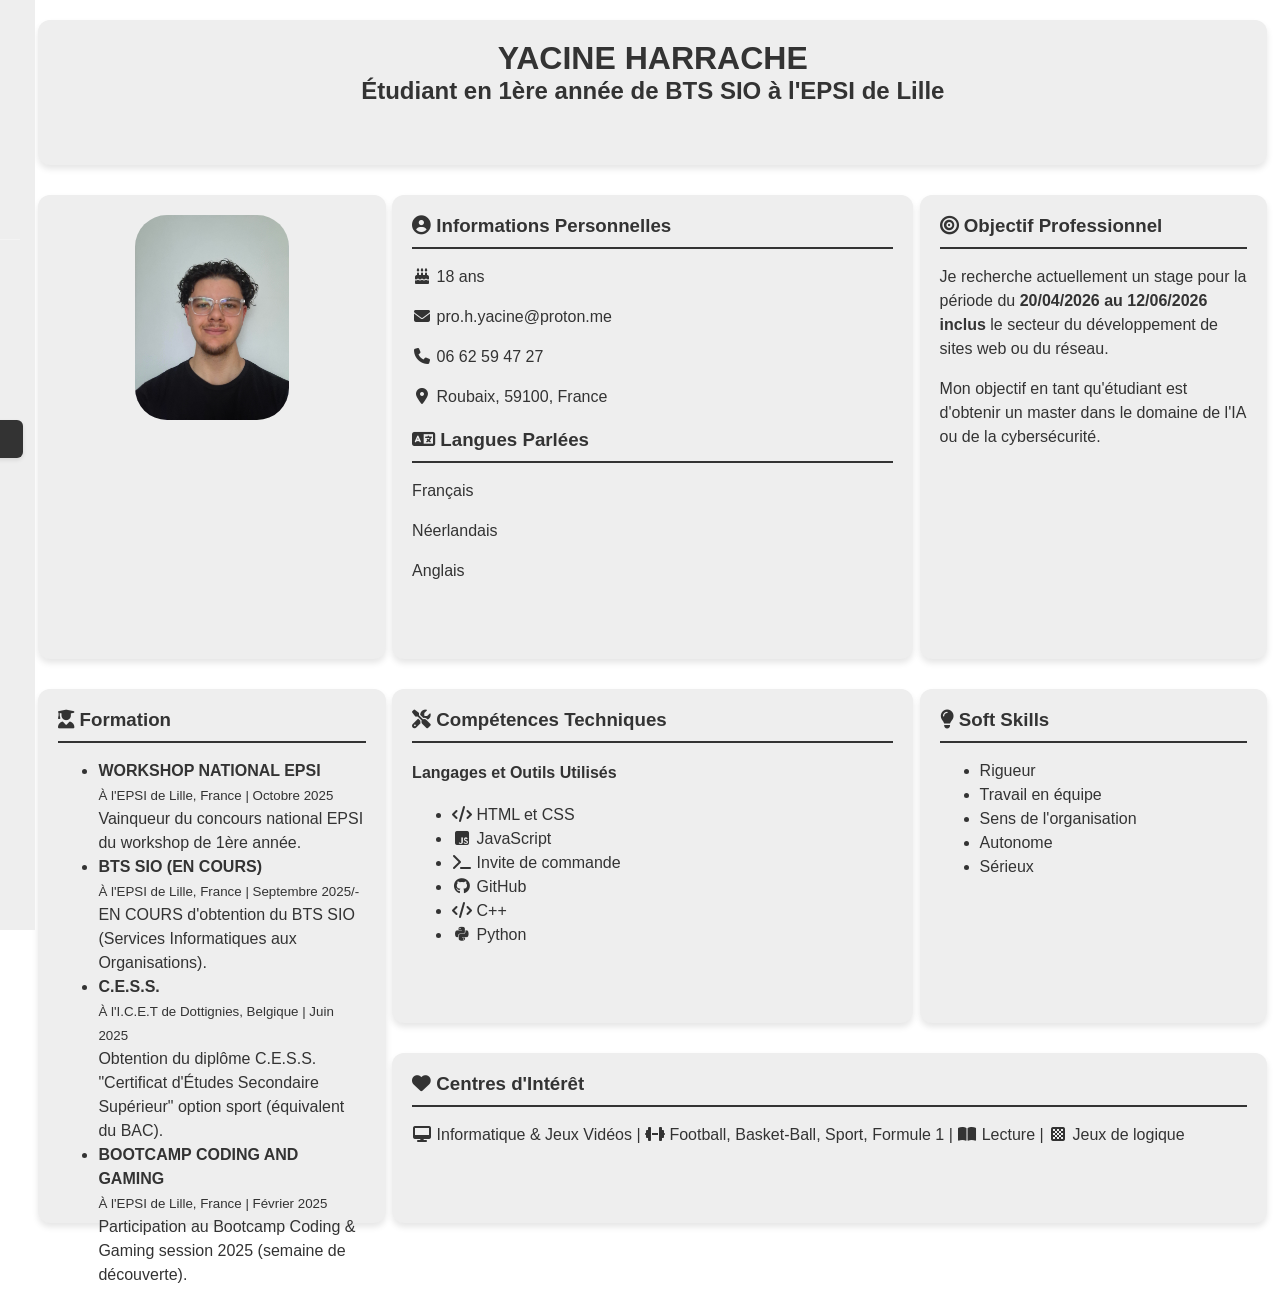
<file: 02 - CV en ligne/Code/index.html>
<!DOCTYPE html>
<html lang="fr" data-theme="blanc">

<head>
    <meta charset="UTF-8">
    <meta name="viewport" content="width=device-width, initial-scale=1.0">
    <title data-translate="CV - Yacine Harrache">CV | Yacine Harrache</title>
    <link rel="stylesheet" href="style.css">
    <link rel="icon" href="epsi.webp" type="image/webp"> 
    <link rel="stylesheet" href="https://cdnjs.cloudflare.com/ajax/libs/font-awesome/6.5.1/css/all.min.css"
        integrity="sha512-DTOQO9RWCH3ppGqcWaEA1BIZOC6xxalwEsw9c2QQeAIftl+Vegovlnee1c9QX4TctnWMn13TZye+giMm8e2LwA=="
        crossorigin="anonymous" referrerpolicy="no-referrer" />
    
</head>

<body>

    <div id="sidebar">
        <div class="theme-controls">
            <label class="theme-option active blanc" data-color="#c9bca6" data-theme-value="blanc">
                <input type="radio" name="theme" value="blanc" checked> <span data-translate="Blanc">Blanc</span>
            </label>
            <label class="theme-option noir" data-color="#383838" data-theme-value="noir">
                <input type="radio" name="theme" value="noir"> <span data-translate="Noir">Noir</span>
            </label>
            <label class="theme-option rouge" data-color="#e6a0aa" data-theme-value="rouge">
                <input type="radio" name="theme" value="rouge"> <span data-translate="Rouge">Rouge</span>
            </label>
            <label class="theme-option bleu" data-color="#a6c5e6" data-theme-value="bleu">
                <input type="radio" name="theme" value="bleu"> <span data-translate="Bleu">Bleu</span>
            </label>
            <label class="theme-option vert" data-color="#a6e6bc" data-theme-value="vert">
                <input type="radio" name="theme" value="vert"> <span data-translate="Vert">Vert</span>
            </label>
        </div>

        <div class="social-contact">
            <a href="https://github.com/yacinehrc" target="_blank" class="social-link"
                aria-label="Lien vers GitHub"><i class="fab fa-github"></i></a>
            <a href="https://www.linkedin.com/in/yacine-harrache-397a95387" target="_blank" class="social-link"
                aria-label="Lien vers LinkedIn"><i class="fab fa-linkedin-in"></i></a>
            <a href="mailto:pro.h.yacine@proton.me?subject=Message%20pour%20Yacine%20Harrache&body=Bonjour%20Yacine%2C%0A%0AJe%20souhaite%20vous%20contacter%20concernant...%0A%0ACordialement%2C"
                class="social-link" aria-label="Envoyer un e-mail"><i class="fas fa-envelope" id="mail"></i></a>


            <a href="contact.html" class="contact-link" data-translate="Retour"> Me contacter</a>
        </div>
    </div>
    <div class="layout">

        <header class="box header-box">
            <h1>YACINE HARRACHE</h1>
            <h2 data-translate="Étudiant en 1ère année de BTS SIO à l'EPSI de Lille">Étudiant en 1ère année de BTS SIO à l'EPSI de Lille </h2>
        </header>

        <div class="box photo">
            <img src="Yacine.jpg" data-translate-alt="Photo de profil de Yacine Harrache" alt="Photo de profil de Yacine Harrache">
        </div>

        <div class="box infos">
            <h3 data-translate="Informations Personnelles"><i class="fas fa-user-circle"></i> Informations Personnelles</h3>
            <p><i class="fas fa-birthday-cake fa-fw"></i> <span data-translate="18 ans">18 ans</span></p>
            <p><i class="fas fa-envelope fa-fw"></i> pro.h.yacine@proton.me</p>
            <p><i class="fas fa-phone fa-fw"></i> 06 62 59 47 27</p>
            <p><i class="fas fa-map-marker-alt fa-fw"></i> <span data-translate="Roubaix, 59100, France">Roubaix, 59100, France</span></p>

            <h3 style="margin-top: 20px;" data-translate="Langues Parlées"><i class="fas fa-language"></i> Langues Parlées</h3>
            <p data-translate="Français">Français</p>
            <p data-translate="Néerlandais">Néerlandais</p>
            <p data-translate="Anglais">Anglais</p>
        </div>

        <div class="box recherche">
            <h3 data-translate="Objectif Professionnel"><i class="fas fa-bullseye"></i> Objectif Professionnel</h3>
            <p data-translate="Recherche stage">
                Je recherche actuellement un stage pour la période du <strong> 20/04/2026 au 12/06/2026 inclus </strong>
                le secteur du développement de sites web ou du réseau.
            </p>
            <p data-translate="Objectif Master">
                Mon objectif en tant qu'étudiant est d'obtenir un master dans le domaine de l'IA ou de la cybersécurité.
            </p>
        </div>

        <div class="box formation">
            <h3 data-translate="Formation"><i class="fas fa-user-graduate"></i> Formation</h3>
            <ul>
                <li>
                    <strong>WORKSHOP NATIONAL EPSI</strong><br>
                    <small data-translate="EPSI Lille Octobre 2025">À l'EPSI de Lille, France | Octobre 2025</small><br>
                    <span data-translate="Vainqueur Workshop">Vainqueur du concours national EPSI du workshop de 1ère année.</span>
                </li>
                <li>
                    <strong>BTS SIO (<span data-translate="EN COURS">EN COURS</span>)</strong><br>
                    <small data-translate="EPSI Lille Septembre 2025">À l'EPSI de Lille, France | Septembre 2025/-</small><br>
                    <span data-translate="BTS SIO en cours">EN COURS d'obtention du BTS SIO (Services Informatiques aux Organisations).</span>
                </li>
                <li>
                    <strong>C.E.S.S.</strong><br>
                    <small data-translate="ICET Dottignies Juin 2025">À l'I.C.E.T de Dottignies, Belgique | Juin 2025</small><br>
                    <span data-translate="CESS description">Obtention du diplôme C.E.S.S. "Certificat d'Études Secondaire Supérieur" option sport (équivalent du BAC).</span>
                </li>
                <li>
                    <strong>BOOTCAMP CODING AND GAMING</strong><br>
                    <small data-translate="EPSI Lille Février 2025">À l'EPSI de Lille, France | Février 2025</small><br>
                    <span data-translate="Bootcamp description">Participation au Bootcamp Coding & Gaming session 2025 (semaine de découverte).</span>
                </li>
            </ul>
        </div>

        <div class="box competences">
            <h3 data-translate="Compétences Techniques"><i class="fas fa-tools"></i> Compétences Techniques</h3>

            <h4 data-translate="Langages et Outils Utilisés">Langages et Outils Utilisés</h4>
            <ul>
                <li data-translate="HTML et CSS"><i class="fas fa-code fa-fw"></i> <span class="translation-target">HTML et CSS</span></li>
                <li data-translate="JavaScript"><i class="fab fa-js-square fa-fw"></i> <span class="translation-target">JavaScript</span></li>
                <li data-translate="Invite de commande"><i class="fas fa-terminal fa-fw"></i> <span class="translation-target">Invite de commande</span></li>
                <li data-translate="GitHub"><i class="fab fa-github fa-fw"></i> <span class="translation-target">GitHub</span></li>
                <li data-translate="C++"><i class="fas fa-code fa-fw"></i> <span class="translation-target">C++</span></li>
                <li data-translate="Python"><i class="fab fa-python fa-fw"></i> <span class="translation-target">Python</span></li>
            </ul>
        </div>

        <div class="box soft">
            <h3 data-translate="Soft Skills"><i class="fas fa-lightbulb"></i> Soft Skills</h3>
            <ul>
                <li data-translate="Rigueur">Rigueur</li>
                <li data-translate="Travail en équipe">Travail en équipe</li>
                <li data-translate="Sens de l'organisation">Sens de l'organisation</li>
                <li data-translate="Autonome">Autonome</li>
                <li data-translate="Sérieux">Sérieux</li>
            </ul>
        </div>

        <div class="box passions">
            <h3 data-translate="Centres d'Intérêt"><i class="fas fa-heart"></i> Centres d'Intérêt</h3>
            <p data-translate="Passions list">
                <i class="fas fa-desktop fa-fw"></i> Informatique & Jeux Vidéos |
                <i class="fas fa-dumbbell fa-fw"></i> Football, Basket-Ball, Sport, Formule 1 |
                <i class="fas fa-book-open fa-fw"></i> Lecture |
                <i class="fas fa-chess-board fa-fw"></i> Jeux de logique
            </p>
        </div>

    </div>

    
    <script src="script.js"></script>
</body>

</html>
</file>
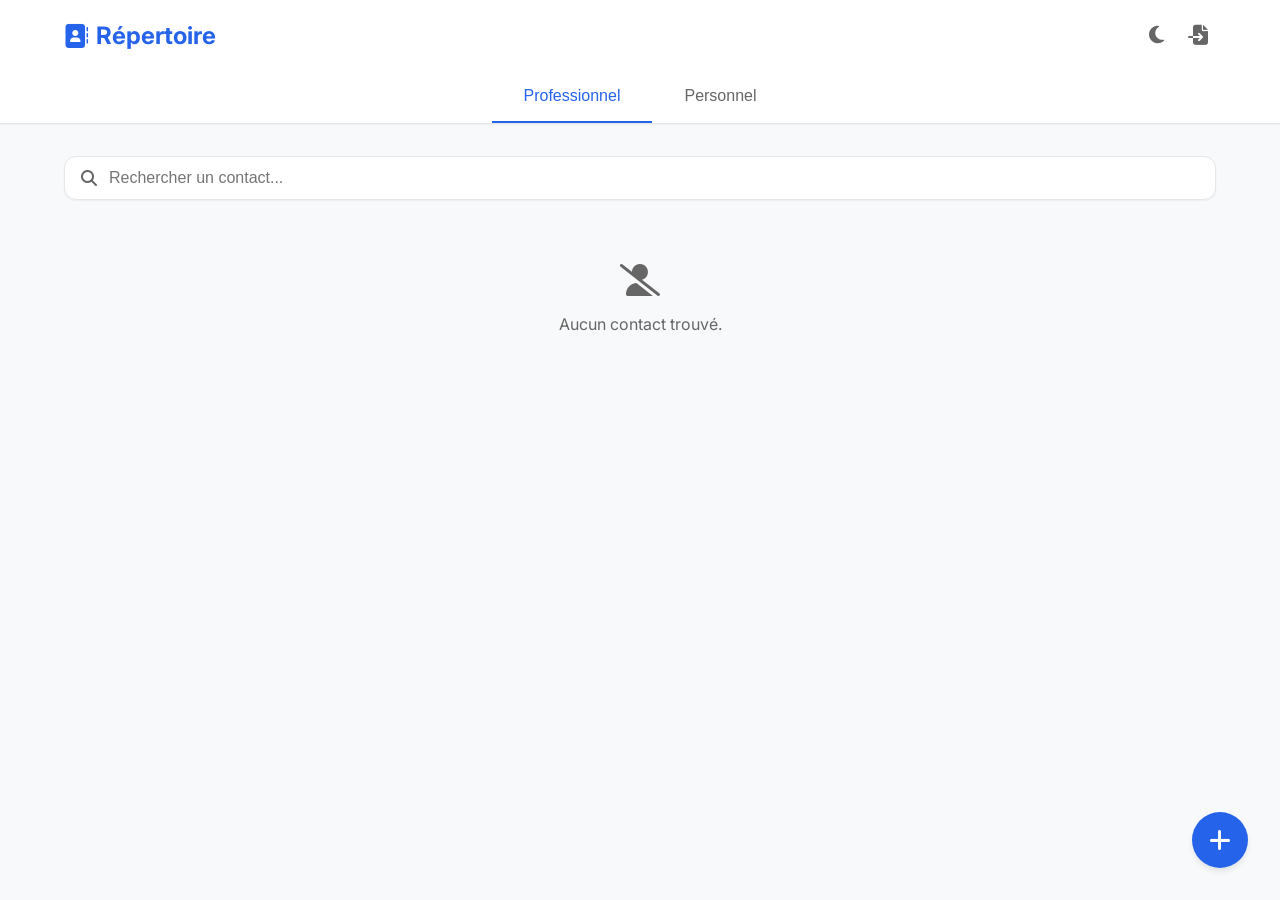
<file: 06 - Gestionnaire de contacts/Code/index.html>
<!DOCTYPE html>
<html lang="fr">

<head>
    <meta charset="UTF-8">
    <meta name="viewport" content="width=device-width, initial-scale=1.0">
    <title>Répertoire Professionnel</title>
    <link rel="stylesheet" href="style.css">
    <link href="https://fonts.googleapis.com/css2?family=Inter:wght@400;500;600;700&display=swap" rel="stylesheet">
    <link rel="stylesheet" href="https://cdnjs.cloudflare.com/ajax/libs/font-awesome/6.4.0/css/all.min.css">
</head>

<body>
    <header class="app-header">
        <div class="header-content">
            <h1><i class="fa-solid fa-address-book"></i> Répertoire</h1>
            <div class="header-actions">
                <button id="theme-toggle" class="icon-btn" aria-label="Changer de thème">
                    <i class="fa-solid fa-moon"></i>
                </button>
                <button id="import-btn" class="icon-btn" aria-label="Importer CSV">
                    <i class="fa-solid fa-file-import"></i>
                </button>
                <input type="file" id="csv-input" accept=".csv" hidden>
            </div>
        </div>
        <nav class="app-nav">
            <button class="nav-tab active" data-tab="professional">Professionnel</button>
            <button class="nav-tab" data-tab="personal">Personnel</button>
        </nav>
    </header>

    <main class="app-main">
        <div class="search-bar">
            <i class="fa-solid fa-search"></i>
            <input type="text" id="search-input" placeholder="Rechercher un contact...">
        </div>

        <div id="contacts-list" class="contacts-grid">
            <!-- Contacts will be injected here -->
        </div>
    </main>

    <button id="add-btn" class="fab" aria-label="Ajouter un contact">
        <i class="fa-solid fa-plus"></i>
    </button>

    <!-- Modal Ajout Contact -->
    <div id="modal" class="modal hidden">
        <div class="modal-content">
            <div class="modal-header">
                <h2 id="modal-title">Nouveau Contact</h2>
                <button id="close-modal" class="close-btn">&times;</button>
            </div>
            <form id="contact-form">
                <div class="form-group">
                    <label>Type</label>
                    <div class="type-selector">
                        <label class="radio-label">
                            <input type="radio" name="type" value="professional" checked>
                            <span>Professionnel</span>
                        </label>
                        <label class="radio-label">
                            <input type="radio" name="type" value="personal">
                            <span>Personnel</span>
                        </label>
                    </div>
                </div>

                <div class="form-group">
                    <label for="name">Nom complet *</label>
                    <input type="text" id="name" name="name" required>
                </div>

                <!-- Champs Professionnels -->
                <div id="pro-fields" class="fields-group">
                    <div class="form-group">
                        <label for="company">Entreprise</label>
                        <input type="text" id="company" name="company">
                    </div>
                    <div class="form-group">
                        <label for="job">Poste</label>
                        <input type="text" id="job" name="job">
                    </div>
                    <div class="form-group">
                        <label for="pro-phone">Téléphone Pro</label>
                        <input type="tel" id="pro-phone" name="proPhone">
                    </div>
                    <div class="form-group">
                        <label for="pro-email">Email Pro</label>
                        <input type="email" id="pro-email" name="proEmail">
                    </div>
                </div>

                <!-- Champs Personnels (Initialement cachés ou optionnels) -->
                <div id="perso-fields" class="fields-group hidden">
                    <div class="form-group">
                        <label for="perso-phone">Téléphone Perso</label>
                        <input type="tel" id="perso-phone" name="persoPhone">
                    </div>
                    <div class="form-group">
                        <label for="perso-email">Email Perso</label>
                        <input type="email" id="perso-email" name="persoEmail">
                    </div>
                    <div class="form-group">
                        <label for="address">Adresse</label>
                        <input type="text" id="address" name="address">
                    </div>
                </div>

                <div class="modal-footer">
                    <button type="button" class="btn-secondary" id="cancel-btn">Annuler</button>
                    <button type="submit" class="btn-primary">Enregistrer</button>
                </div>
            </form>
        </div>
    </div>

    <script src="script.js"></script>
</body>

</html>
</file>
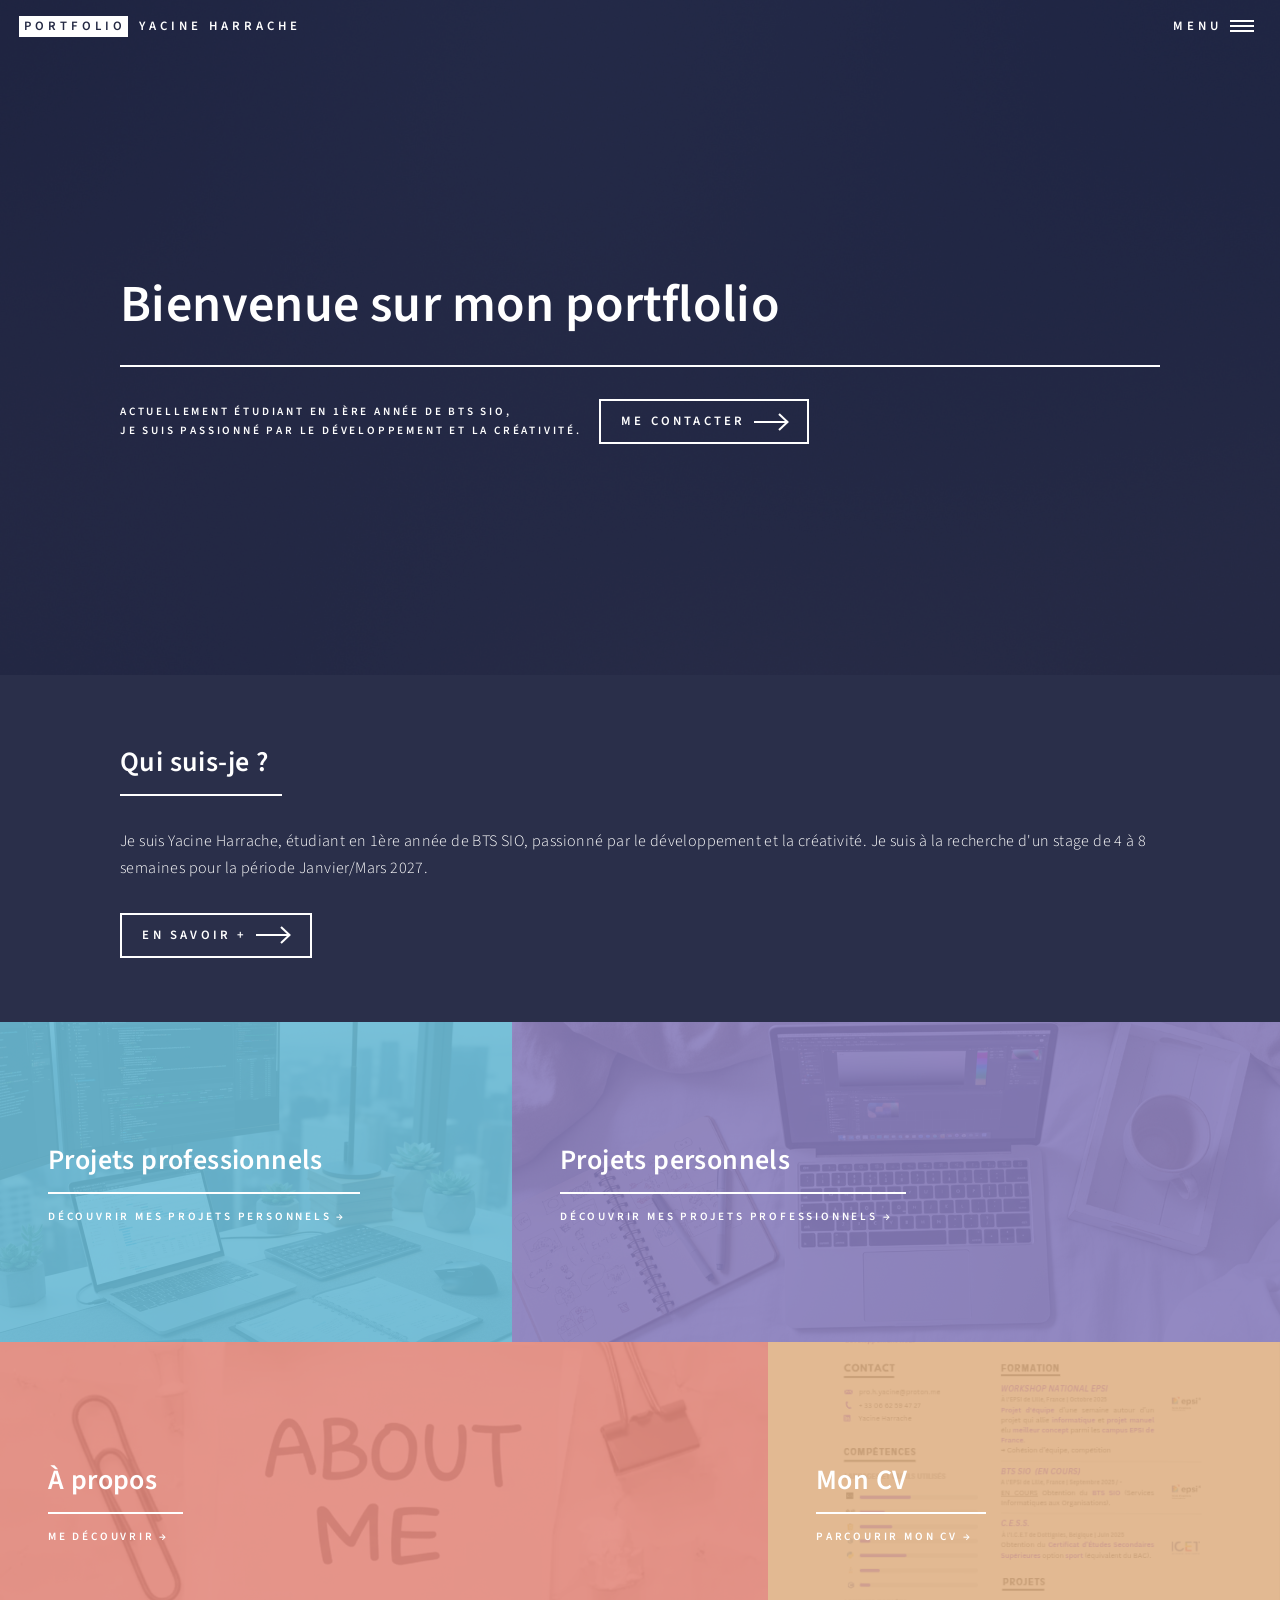
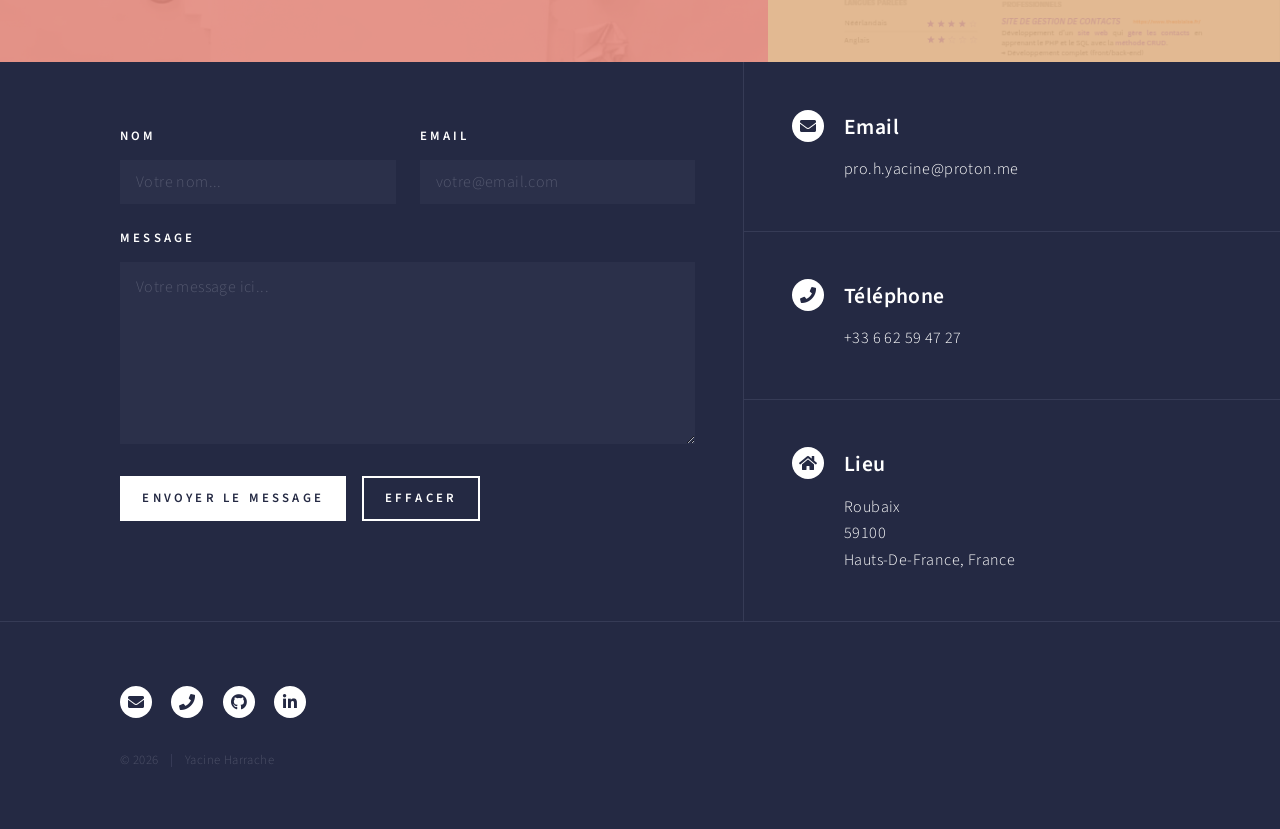
<file: 07 - Portfolio/Code/index.html>
<!DOCTYPE HTML>
<html>
	<head>
		<title>PortFolio | Yacine Harrache</title>
		<meta charset="utf-8" />
		<meta name="viewport" content="width=device-width, initial-scale=1, user-scalable=no" />
		<link rel="stylesheet" href="assets/css/main.css" />
        <link rel="icon" type="image/png" href="Gemini_Generated_Image_rkq89jrkq89jrkq8-removebg-preview.png">
		<noscript><link rel="stylesheet" href="assets/css/noscript.css" /></noscript>
	</head>
	<body class="is-preload">

		<!-- Wrapper -->
			<div id="wrapper">

				<!-- Header -->
					<header id="header" class="alt">
						<a href="index.html" class="logo"><strong>PORTFOLIO</strong> <span>Yacine Harrache</span></a>
						<nav>
							<a href="#menu">Menu</a>
						</nav>
					</header>

				<!-- Menu -->
					<nav id="menu">
						<ul class="links">
							<li><a href="index.html">Accueil</a></li>
							<li><a href="a-propos.html">À propos</a></li>
							<li><a href="projets.html">Mes projets</a></li>
							<li><a href="cv.html">Mon CV</a></li>
						</ul>
						<ul class="actions stacked">
							<li><a href="https://www.yharrache.free.nf/#contact" class="button primary fit">Me contacter</a></li>
						</ul>
					</nav>

				<!-- Banner -->
					<section id="banner" class="major">
						<div class="inner">
							<header class="major">
								<h1>Bienvenue sur mon portflolio</h1>
							</header>
							<div class="content">
								<p>Actuellement étudiant en 1ère année de BTS SIO,<br />
								je suis passionné par le développement et la créativité.</p>
								<ul class="actions">
									<li><a href="#contact" class="button next scrolly">Me contacter</a></li>
								</ul>
							</div>
						</div>
					</section>

				<!-- Main -->
					<div id="main">

						<!-- One -->
							<section id="two">
								<div class="inner">
									<header class="major">
										<h2>Qui suis-je ?</h2>
									</header>
									<p>Je suis Yacine Harrache, étudiant en 1ère année de BTS SIO, passionné par le développement et la créativité. Je suis à la recherche d'un stage de 4 à 8 semaines pour la période Janvier/Mars 2027.</p><ul class="actions">
									<li><a href="a-propos.html" class="button next scrolly">En savoir +</a></li>
								</ul>
								</div>
							</section>

						<!-- Two -->
							<section id="one" class="tiles">
								<article>
									<span class="image">
										<img src="pro.png" alt="Image du projet 1" />
									</span>
									<header class="major">
										<h3><a href="projetpro.html" class="link">Projets professionnels</a></h3>
										<p>Découvrir mes projets personnels →</p>
									</header>
								</article>
								<article>
									<span class="image">
										<img src="perso.png" alt="" />
									</span>
									<header class="major">
										<h3><a href="projetperso.html" class="link">Projets personnels</a></h3>
										<p>Découvrir mes projets professionnels →</p>
									</header>
								</article>
								<article>
									<span class="image">
										<img src="ap.png" alt="" />
									</span>
									<header class="major">
										<h3><a href="a-propos.html" class="link">À propos</a></h3>
										<p>Me découvrir →</p>
									</header>
								</article>
								<article>
									<span class="image">
										<img src="cv.png" alt="" />
									</span>
									<header class="major">
										<h3><a href="cv.html" class="link">Mon CV</a></h3>
										<p>Parcourir mon CV →</p>
									</header>
								</article>
								<!-- <article>
									<span class="image">
										<img src="images/pic05.jpg" alt="" />
									</span>
									<header class="major">
										<h3><a href="landing.html" class="link">Consequat</a></h3>
										<p>Ipsum dolor sit amet</p>
									</header>
								</article> -->
								<!-- <article>
									<span class="image">
										<img src="images/pic06.jpg" alt="" />
									</span>
									<header class="major">
										<h3><a href="landing.html" class="link">Etiam</a></h3>
										<p>Feugiat amet tempus</p>
									</header>
								</article> -->
							</section>
					</div>

				<!-- Contact -->
					<section id="contact">
						<div class="inner">
							<section>
                                                <form method="POST" action="https://formspree.io/X">
                    <div class="fields">
                        <div class="field half">
                            <label for="name">Nom</label>
                            <input type="text" name="name" id="name" placeholder="Votre nom..." required />
                        </div>
                        <div class="field half">
                            <label for="email">Email</label>
                            <input type="email" name="email" id="email" placeholder="votre@email.com" required />
                        </div>
                        <div class="field">
                            <label for="message">Message</label>
                            <textarea name="message" id="message" rows="6" placeholder="Votre message ici..." required></textarea>
                        </div>
                    </div>
                    <ul class="actions">
                        <li><input type="submit" value="Envoyer le message" class="primary" /></li>
                        <li><input type="reset" value="Effacer" /></li>
                    </ul>
                </form>
							</section>
							<section class="split">
								<section>
									<div class="contact-method">
										<span class="icon solid alt fa-envelope"></span>
										<h3>Email</h3>
										<span>pro.h.yacine@proton.me</span>
									</div>
								</section>
								<section>
									<div class="contact-method">
										<span class="icon solid alt fa-phone"></span>
										<h3>Téléphone</h3>
										<span>+33 6 62 59 47 27</span>
									</div>
								</section>
								<section>
									<div class="contact-method">
										<span class="icon solid alt fa-home"></span>
										<h3>Lieu</h3>
										<span>Roubaix<br />
										59100<br />
										Hauts-De-France, France</span>
									</div>
								</section>
							</section>
						</div>
					</section>

				<!-- Footer -->
					<footer id="footer">
						<div class="inner">
							<ul class="icons">
                                
                                <li><a href="mailto:pro.h.yacine@proton.me" class="icon solid alt fa-envelope"><span class="label">Email</span></a></li>
                                <li><a href="tel:0662594727" class="icon solid alt fa-phone"><span class="label">Téléphone</span></a></li>
								<li><a href="https://github.com/yacinehrc" class="icon brands alt fa-github"><span class="label">GitHub</span></a></li>
								<li><a href="https://www.linkedin.com/in/yachar22" class="icon brands alt fa-linkedin-in"><span class="label">LinkedIn</span></a></li>
							</ul>
							<ul class="copyright">
								<li>&copy; 2026</li><li>Yacine Harrache</a></li>
							</ul>
						</div>
					</footer>

			</div>

		<!-- Scripts -->
			<script src="assets/js/jquery.min.js"></script>
			<script src="assets/js/jquery.scrolly.min.js"></script>
			<script src="assets/js/jquery.scrollex.min.js"></script>
			<script src="assets/js/browser.min.js"></script>
			<script src="assets/js/breakpoints.min.js"></script>
			<script src="assets/js/util.js"></script>
			<script src="assets/js/main.js"></script>

	</body>
</html>
</file>
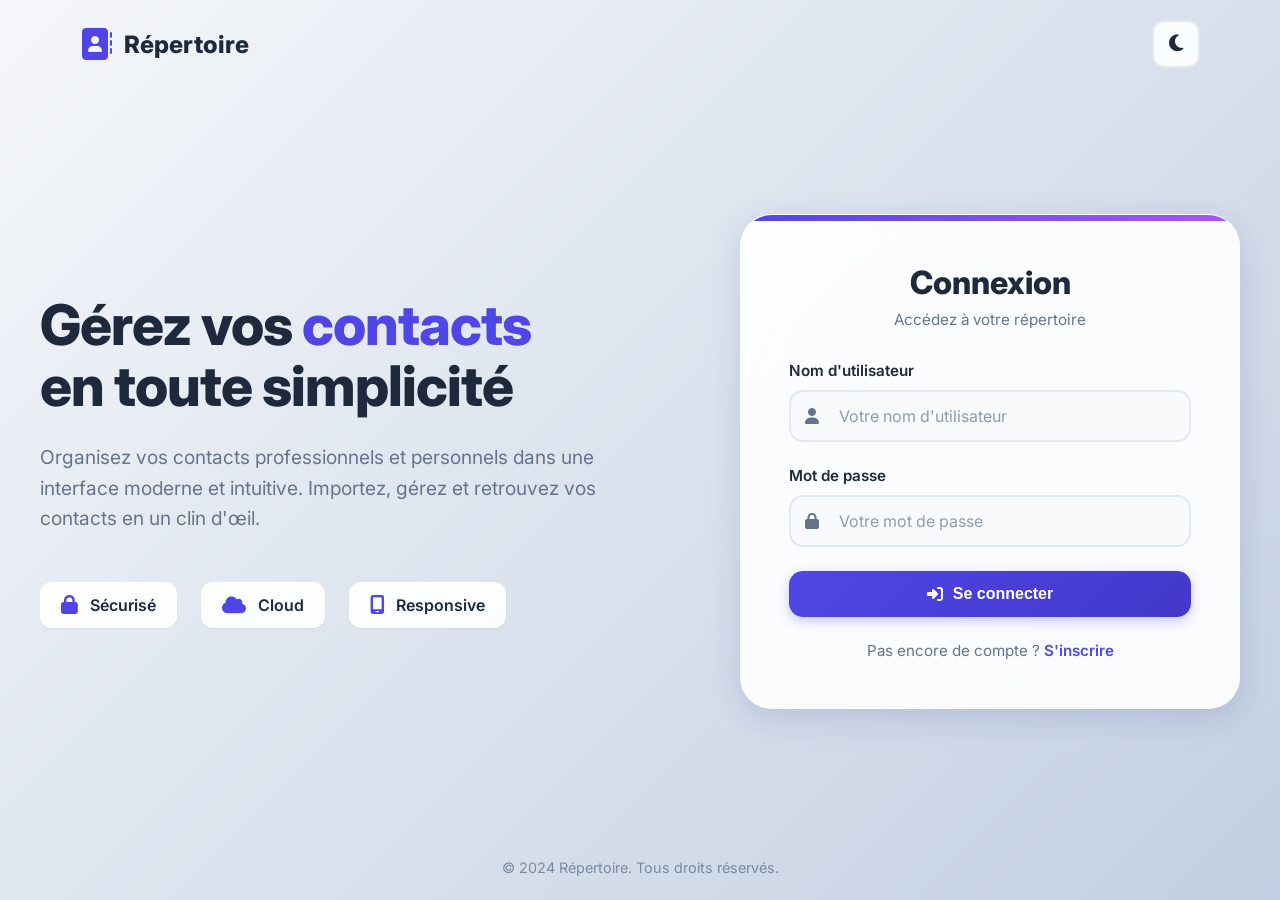
<file: 06 - Gestionnaire de contacts/Code/public/index.html>
<!DOCTYPE html>
<!DOCTYPE html>
<html lang="fr" data-theme="light">

<head>
    <meta charset="UTF-8">
    <meta name="viewport" content="width=device-width, initial-scale=1.0">
    <title>Répertoire - Connexion</title>
    <link rel="stylesheet" href="style.css?v=9">
    <link href="https://fonts.googleapis.com/css2?family=Inter:wght@400;500;600;700;800&display=swap" rel="stylesheet">
    <link rel="stylesheet" href="https://cdnjs.cloudflare.com/ajax/libs/font-awesome/6.4.0/css/all.min.css">
</head>

<body>
    <div class="landing-container">
        <!-- Header avec toggle dark mode -->
        <header class="landing-header">
            <div class="logo">
                <i class="fa-solid fa-address-book"></i>
                <h1>Répertoire</h1>
            </div>
            <button id="theme-toggle" class="icon-btn" title="Changer de thème">
                <i class="fa-solid fa-moon"></i>
            </button>
        </header>

        <!-- Main content -->
        <main class="landing-main">
            <div class="hero-section">
                <!-- Left: Hero content -->
                <div class="hero-content">
                    <h1>
                        Gérez vos <span class="highlight">contacts</span><br>
                        en toute simplicité
                    </h1>
                    <p>
                        Organisez vos contacts professionnels et personnels dans une interface moderne et intuitive.
                        Importez, gérez et retrouvez vos contacts en un clin d'œil.
                    </p>
                    <div class="features-grid">
                        <div class="feature-item">
                            <i class="fa-solid fa-lock"></i>
                            <span>Sécurisé</span>
                        </div>
                        <div class="feature-item">
                            <i class="fa-solid fa-cloud"></i>
                            <span>Cloud</span>
                        </div>
                        <div class="feature-item">
                            <i class="fa-solid fa-mobile-screen"></i>
                            <span>Responsive</span>
                        </div>
                    </div>
                </div>

                <!-- Right: Auth card -->
                <div class="auth-card-wrapper">
                    <div class="auth-card">
                        <div class="auth-header">
                            <h2 class="auth-title" id="auth-title">Connexion</h2>
                            <p class="auth-subtitle" id="auth-subtitle">Accédez à votre répertoire</p>
                        </div>

                        <!-- Login Form -->
                        <form id="login-form" class="auth-form">
                            <div class="form-group">
                                <label for="login-username">Nom d'utilisateur</label>
                                <div class="input-with-icon">
                                    <i class="fa-solid fa-user"></i>
                                    <input type="text" id="login-username" name="username" class="form-input"
                                        placeholder="Votre nom d'utilisateur" required>
                                </div>
                            </div>

                            <div class="form-group">
                                <label for="login-password">Mot de passe</label>
                                <div class="input-with-icon">
                                    <i class="fa-solid fa-lock"></i>
                                    <input type="password" id="login-password" name="password" class="form-input"
                                        placeholder="Votre mot de passe" required>
                                </div>
                            </div>

                            <button type="submit" class="primary-btn full-width">
                                <i class="fa-solid fa-right-to-bracket"></i> Se connecter
                            </button>

                            <div class="auth-footer">
                                Pas encore de compte ? <a id="show-register">S'inscrire</a>
                            </div>
                        </form>

                        <!-- Register Form -->
                        <form id="register-form" class="auth-form hidden">
                            <div class="form-group">
                                <label for="register-username">Nom d'utilisateur</label>
                                <div class="input-with-icon">
                                    <i class="fa-solid fa-user"></i>
                                    <input type="text" id="register-username" name="username" class="form-input"
                                        placeholder="Choisissez un nom d'utilisateur" required>
                                </div>
                            </div>

                            <div class="form-group">
                                <label for="register-email">Adresse email</label>
                                <div class="input-with-icon">
                                    <i class="fa-solid fa-envelope"></i>
                                    <input type="email" id="register-email" name="email" class="form-input"
                                        placeholder="votre@email.com" required>
                                </div>
                            </div>

                            <div class="form-group">
                                <label for="register-password">Mot de passe</label>
                                <div class="input-with-icon">
                                    <i class="fa-solid fa-lock"></i>
                                    <input type="password" id="register-password" name="password" class="form-input"
                                        placeholder="Minimum 6 caractères" required minlength="6">
                                </div>
                            </div>

                            <div class="form-group">
                                <label for="register-password-confirm">Confirmer le mot de passe</label>
                                <div class="input-with-icon">
                                    <i class="fa-solid fa-lock"></i>
                                    <input type="password" id="register-password-confirm" name="password_confirm"
                                        class="form-input" placeholder="Répétez votre mot de passe" required>
                                </div>
                            </div>

                            <button type="submit" class="primary-btn full-width">
                                <i class="fa-solid fa-user-plus"></i> Créer un compte
                            </button>

                            <div class="auth-footer">
                                Déjà inscrit ? <a id="show-login">Se connecter</a>
                            </div>
                        </form>
                    </div>
                </div>
            </div>
        </main>

        <!-- Footer -->
        <footer class="landing-footer">
            <p>&copy; 2024 Répertoire. Tous droits réservés.</p>
        </footer>
    </div>

    <script src="auth.js?v=9"></script>
</body>

</html>
</file>
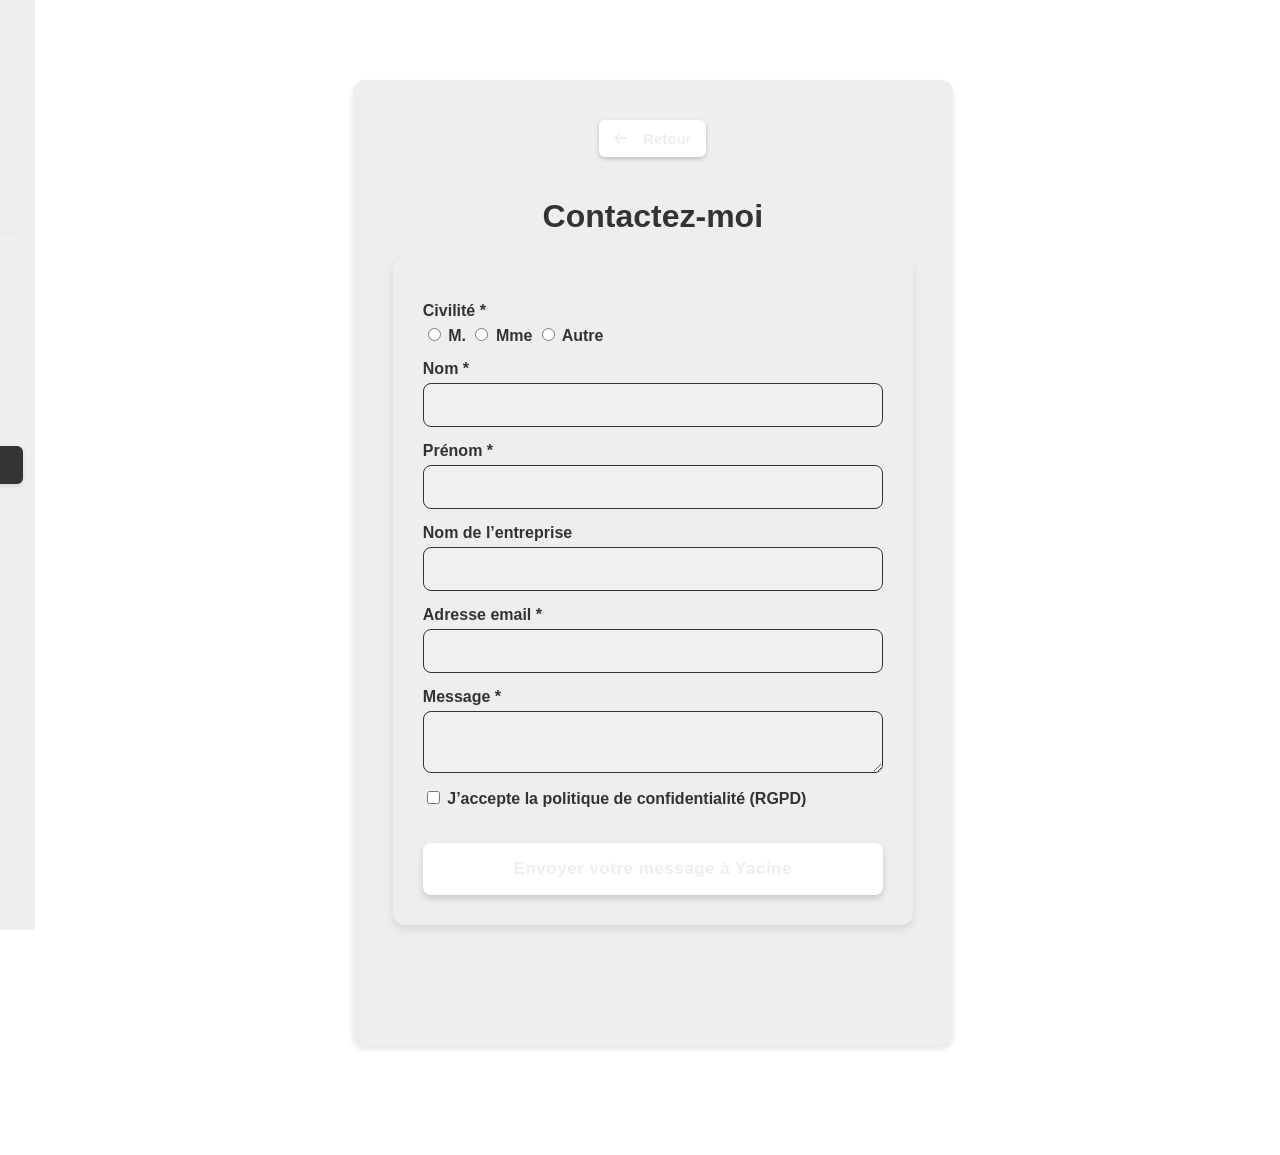
<file: 02 - CV en ligne/Code/contact.html>
<!DOCTYPE html>
<html lang="fr">
<head>
    <meta charset="UTF-8" />
    <meta name="viewport" content="width=device-width, initial-scale=1.0" />
    <title>Contact Yacine</title>

    <link rel="stylesheet" href="style.css" /> 
    <link rel="stylesheet" href="contact.css" /> 
    <link rel="stylesheet" href="https://cdnjs.cloudflare.com/ajax/libs/font-awesome/6.5.1/css/all.min.css">
</head>
<body>

    <div id="sidebar">
        <div class="theme-controls">
            <label class="theme-option active blanc" data-color="#c9bca6" data-theme-value="blanc">
                <input type="radio" name="theme" value="blanc" checked> Blanc
            </label>
            <label class="theme-option noir" data-color="#383838" data-theme-value="noir">
                <input type="radio" name="theme" value="noir"> Noir
            </label>
            <label class="theme-option rouge" data-color="#e6a0aa" data-theme-value="rouge">
                <input type="radio" name="theme" value="rouge"> Rouge
            </label>
            <label class="theme-option bleu" data-color="#a6c5e6" data-theme-value="bleu">
                <input type="radio" name="theme" value="bleu"> Bleu
            </label>
            <label class="theme-option vert" data-color="#a6e6bc" data-theme-value="vert">
                <input type="radio" name="theme" value="vert"> Vert
            </label>
            
        </div>

       <div class="social-contact">
             
            
            <a href="https://github.com/yacinehrc/yacinehrc.github.io" target="_blank" class="social-link" aria-label="Lien vers GitHub">
                <i class="fab fa-github"></i> 
            </a>
            <a href="https://www.linkedin.com/in/yacine-harrache-397a95387" target="_blank" class="social-link" aria-label="Lien vers LinkedIn">
                 <i class="fab fa-linkedin-in"></i> 
            </a> 
            <a href="mailto:pro.h.yacine@proton.me?subject=Message%20pour%20Yacine%20Harrache&body=Bonjour%20Yacine%2C%0A%0AJe%20souhaite%20vous%20contacter%20concernant...%0A%0ACordialement%2C" 
                class="social-link" 
                aria-label="Envoyer un e-mail"> 
                <i class="fas fa-envelope"></i> 
            </a>
            <div class="email-info">
                
            </div>
            
            <a href="index.html" class="contact-link">Mon CV</a>
        </div>
    </div>
    <div class="contact-container layout">
        
        <div class="box" style="grid-column: 1 / -1; padding: 40px;">
            <button onclick="window.history.back()" class="back-btn"><i class="fas fa-arrow-left"></i> Retour</button>
            <h1>Contactez-moi</h1>

            <form action="#" method="POST" class="contact-box">
                
                <label>Civilité *</label>
                <div class="civility-group">
                    <label class="civility-option"><input type="radio" name="civility" value="mr" required> M.</label>
                    <label class="civility-option"><input type="radio" name="civility" value="mme"> Mme</label>
                    <label class="civility-option"><input type="radio" name="civility" value="other"> Autre</label>
                </div>

                <label for="lastname">Nom *</label>
                <input type="text" id="lastname" required>

                <label for="firstname">Prénom *</label>
                <input type="text" id="firstname" required>

                <label for="company">Nom de l’entreprise</label>
                <input type="text" id="company">

                <label for="email">Adresse email *</label>
                <input type="email" id="email" required>

                <label for="message">Message *</label>
                <textarea id="message" required></textarea>

                <label class="rgpd">
                    <input type="checkbox" required>
                    J’accepte la politique de confidentialité (RGPD)
                </label>

                <button type="submit" class="send-btn">Envoyer votre message à Yacine</button>
            </form>
        </div>
        
    </div>

    <script>
        // 1. Fonction pour appliquer le thème
        function applyTheme(theme) {
            document.documentElement.setAttribute('data-theme', theme);

            // Mettre à jour la pastille active sur cette page aussi
            document.querySelectorAll('.theme-option').forEach(opt => {
                opt.classList.remove('active');
                if (opt.querySelector('input').value === theme) {
                    opt.classList.add('active');
                }
            });
        }

        // 2. Charger le thème depuis localStorage au chargement de la page
        const savedTheme = localStorage.getItem('userTheme');
        if (savedTheme) {
            applyTheme(savedTheme);
        } else {
            // Appliquer le thème par défaut si rien n'est sauvegardé
            applyTheme('blanc');
        }

        // 3. Écouter les clics pour pouvoir CHANGER et sauvegarder le thème depuis cette page
        document.querySelectorAll('.theme-option').forEach(option => {
            option.addEventListener('click', () => {
                const theme = option.querySelector('input').value;
                
                // Appliquer et Sauvegarder
                applyTheme(theme);
                localStorage.setItem('userTheme', theme);
            });
        });
    </script>
</body>
</html>
</file>
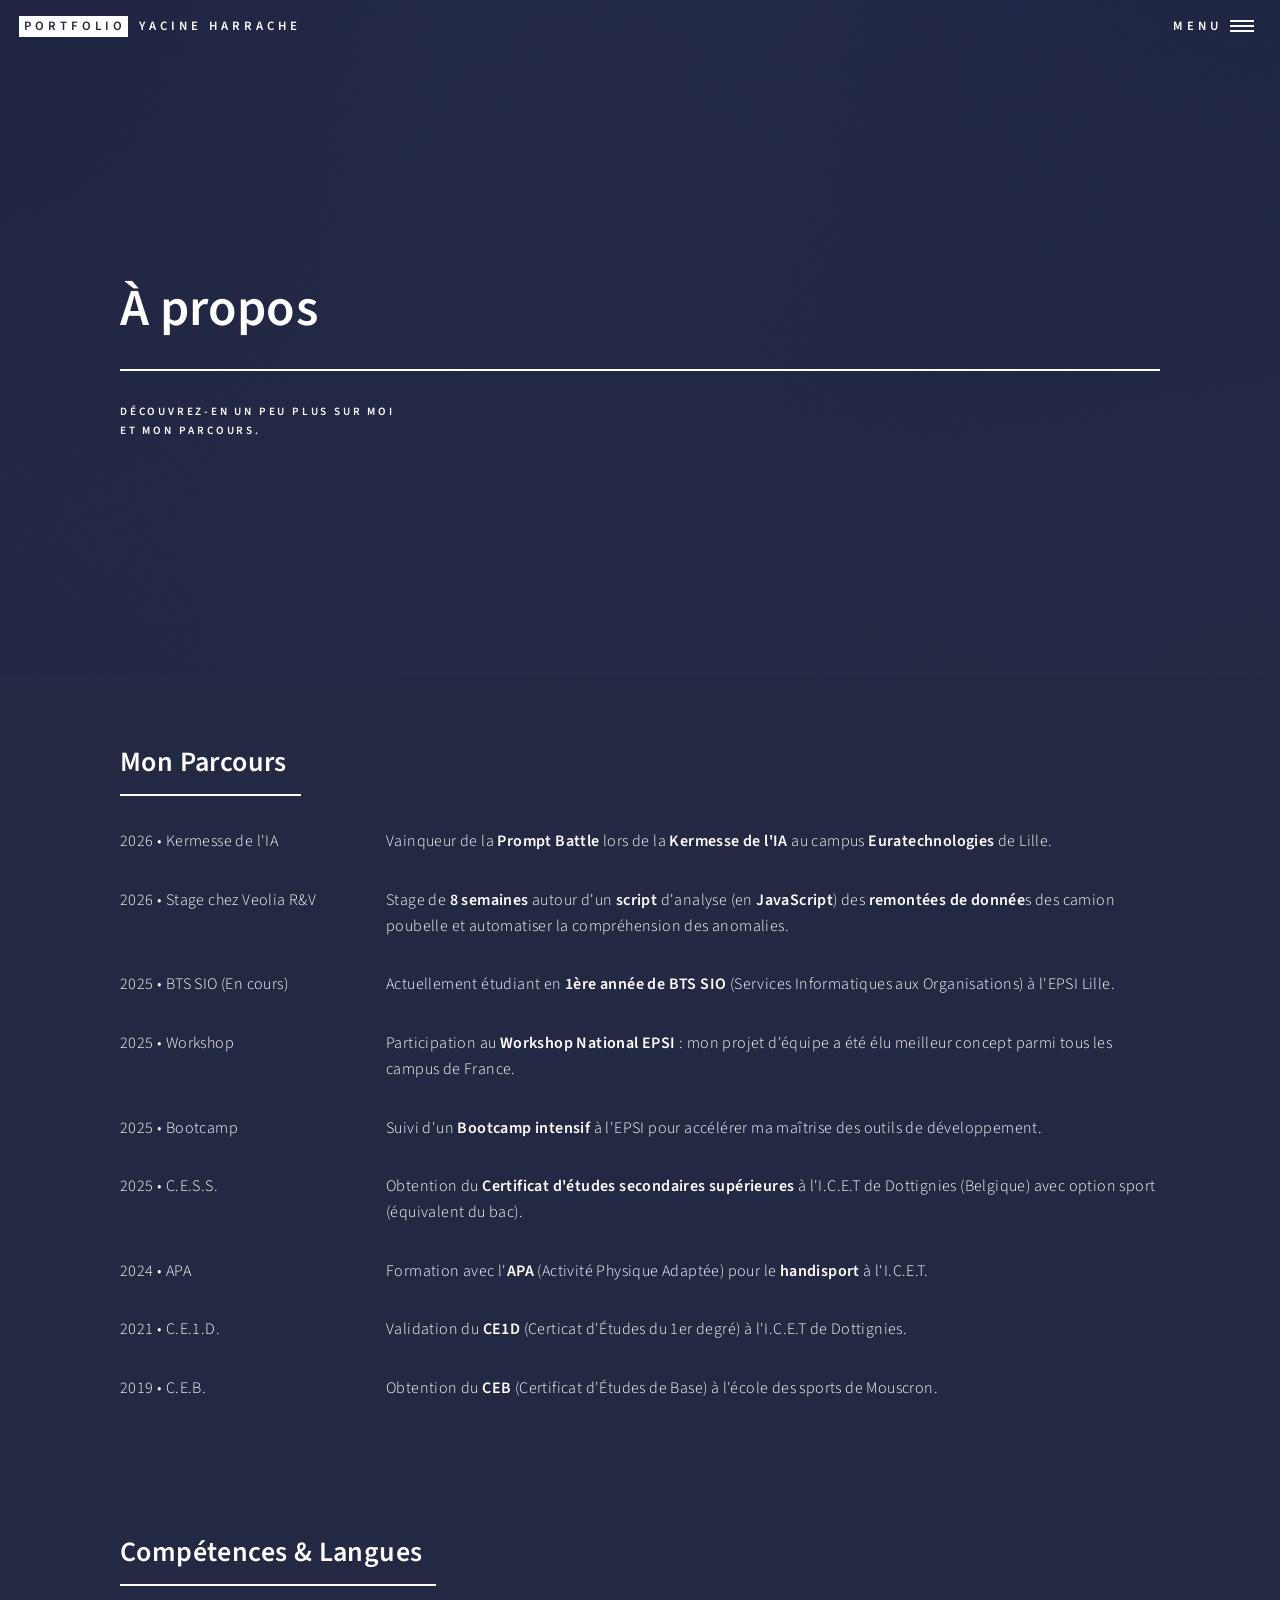
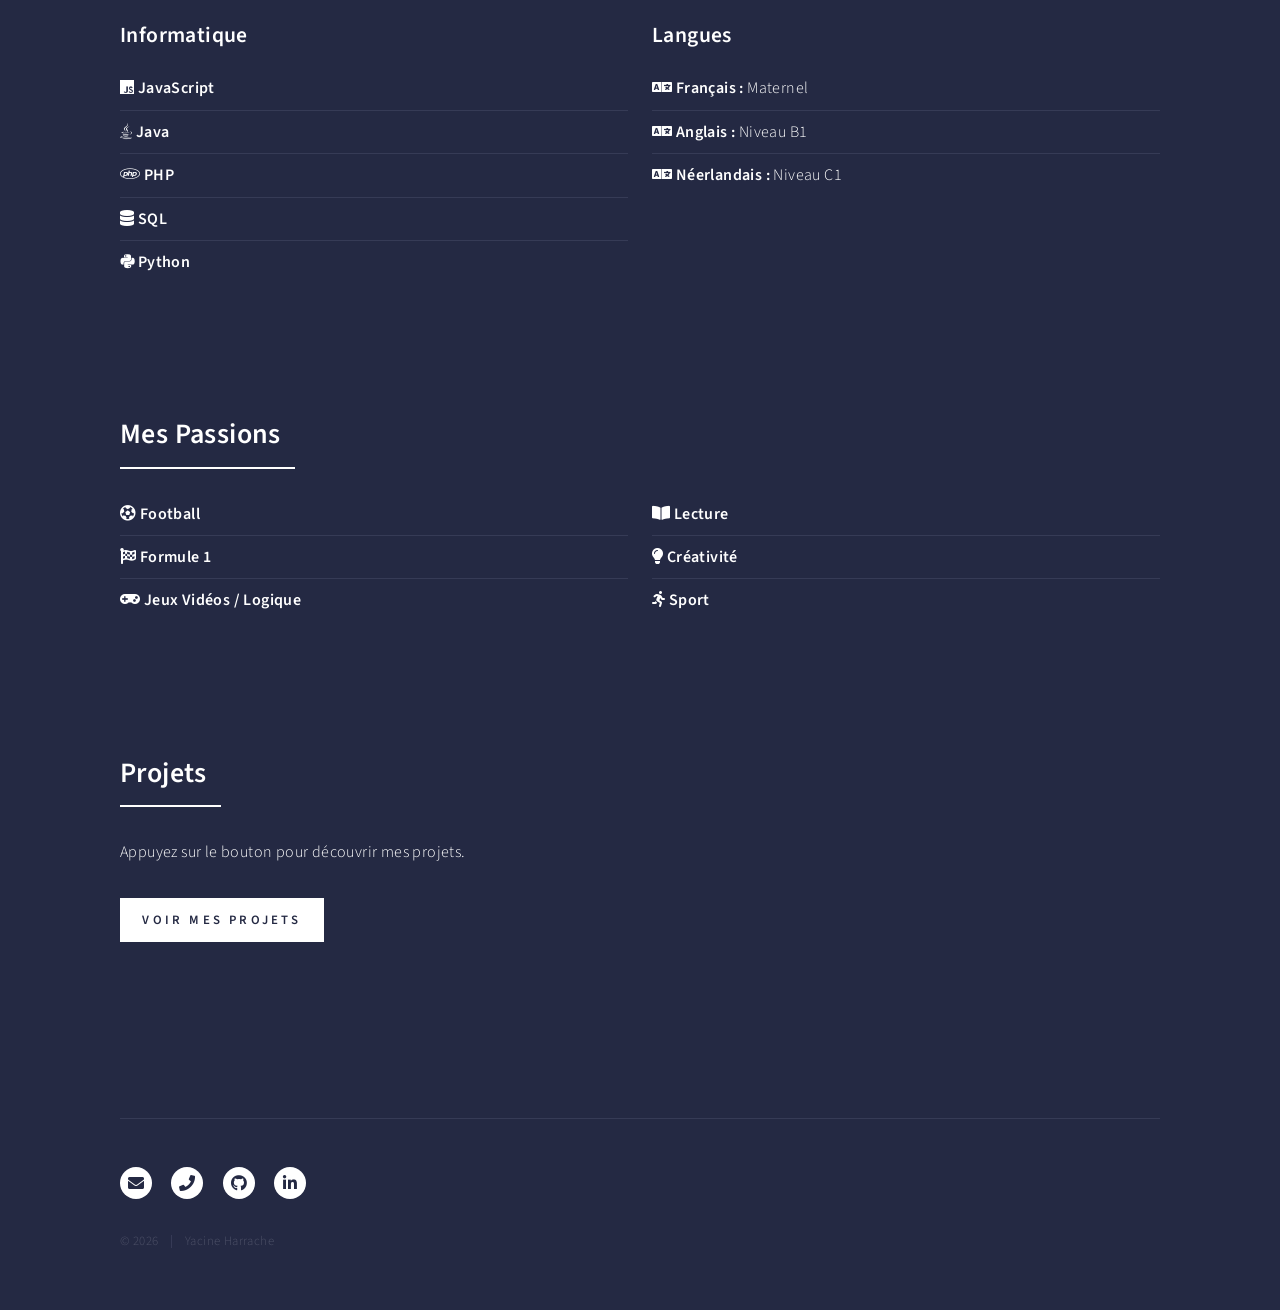
<file: 07 - Portfolio/Code/a-propos.html>
<!DOCTYPE HTML>
<html>
	<head>
		<title>PortFolio | À propos</title>
		<meta charset="utf-8" />
		<meta name="viewport" content="width=device-width, initial-scale=1, user-scalable=no" />
        <link rel="icon" type="image/png" href="Gemini_Generated_Image_rkq89jrkq89jrkq8-removebg-preview.png">
		<link rel="stylesheet" href="assets/css/main.css" />
		<noscript><link rel="stylesheet" href="assets/css/noscript.css" /></noscript>
	</head>
	<body class="is-preload">

		<!-- Wrapper -->
			<div id="wrapper">

				<!-- Header -->
					<header id="header" class="alt">
						<a href="index.html" class="logo"><strong>PORTFOLIO</strong> <span>Yacine Harrache</span></a>
						<nav>
							<a href="#menu">Menu</a>
						</nav>
					</header>

				<!-- Menu -->
					<nav id="menu">
						<ul class="links">
							<li><a href="index.html">Accueil</a></li>
							<li><a href="a-propos.html">À propos</a></li>
							<li><a href="projets.html">Mes projets</a></li>
							<li><a href="cv.html">Mon CV</a></li>
						</ul>
						<ul class="actions stacked">
							<li><a href="https://www.yharrache.free.nf/#contact" class="button primary fit">Me contacter</a></li>
						</ul>
					</nav>

				<!-- Banner -->
					<section id="banner" class="major">
						<div class="inner">
							<header class="major">
								<h1>À propos</h1>
							</header>
							<div class="content">
								<p>Découvrez-en un peu plus sur moi<br />
								et mon parcours.</p>
								
							</div>
						</div>
					</section>
                
				<section id="propos-yasss">
    <div class="inner">
        <header class="major">
            <h2>Mon Parcours</h2>
        </header>
        
		<div class="row timeline-item">
            <div class="col-3 col-12-small date-column">
                <span class="date-label">2026 • Kermesse de l'IA</span>
            </div>
            <div class="col-9 col-12-small content-column">
                <p>Vainqueur de la <strong>Prompt Battle</strong> lors de la <strong>Kermesse de l'IA</strong> au campus <strong>Euratechnologies</strong> de Lille.</p>
            </div>
        </div>

         <div class="row timeline-item">
            <div class="col-3 col-12-small date-column">
                <span class="date-label">2026 • Stage chez Veolia R&V</span>
            </div>
            <div class="col-9 col-12-small content-column">
                <p>Stage de <strong>8 semaines</strong> autour d'un <strong>script</strong>  d'analyse (en <strong>JavaScript</strong>) des <strong>remontées de donnée</strong>s des camion poubelle et automatiser la compréhension des anomalies.</p>
            </div>
        </div>

        <div class="row timeline-item">
            <div class="col-3 col-12-small date-column">
                <span class="date-label">2025 • BTS SIO (En cours)</span>
            </div>
            <div class="col-9 col-12-small content-column">
                <p>Actuellement étudiant en <strong>1ère année de BTS SIO</strong> (Services Informatiques aux Organisations) à l'EPSI Lille.</p>
            </div>
        </div>

        <div class="row timeline-item">
            <div class="col-3 col-12-small date-column">
                <span class="date-label">2025 • Workshop</span>
            </div>
            <div class="col-9 col-12-small content-column">
                <p>Participation au <strong>Workshop National EPSI</strong> : mon projet d'équipe a été élu meilleur concept parmi tous les campus de France.</p>
            </div>
        </div>

        <div class="row timeline-item">
            <div class="col-3 col-12-small date-column">
                <span class="date-label">2025 • Bootcamp</span>
            </div>
            <div class="col-9 col-12-small content-column">
                <p>Suivi d'un <strong>Bootcamp intensif</strong> à l'EPSI pour accélérer ma maîtrise des outils de développement.</p>
            </div>
        </div>

        <div class="row timeline-item">
            <div class="col-3 col-12-small date-column">
                <span class="date-label">2025 • C.E.S.S.</span>
            </div>
            <div class="col-9 col-12-small content-column">
                <p>Obtention du <strong>Certificat d'études secondaires supérieures</strong> à l'I.C.E.T de Dottignies (Belgique) avec option sport (équivalent du bac).</p>
            </div>
        </div>

        <div class="row timeline-item">
            <div class="col-3 col-12-small date-column">
                <span class="date-label">2024 • APA</span>
            </div>
            <div class="col-9 col-12-small content-column">
                <p>Formation avec l'<strong>APA</strong> (Activité Physique Adaptée) pour le <strong>handisport</strong> à l'I.C.E.T.</p>
            </div>
        </div>

        <div class="row timeline-item">
            <div class="col-3 col-12-small date-column">
                <span class="date-label">2021 • C.E.1.D.</span>
            </div>
            <div class="col-9 col-12-small content-column">
                <p>Validation du <strong>CE1D</strong> (Certicat d'Études du 1er degré) à l'I.C.E.T de Dottignies.</p>
            </div>
        </div>

        <div class="row timeline-item">
            <div class="col-3 col-12-small date-column">
                <span class="date-label">2019 • C.E.B.</span>
            </div>
            <div class="col-9 col-12-small content-column">
                <p>Obtention du <strong>CEB</strong> (Certificat d'Études de Base) à l'école des sports de Mouscron.</p>
            </div>
        </div>
    </div> </section>

<div class="spacer-custom"></div>

<section id="competences-yasss">
    <div class="inner">
        <header class="major">
            <h2>Compétences & Langues</h2>
        </header>

        <div class="row">
            <div class="col-6 col-12-small">
                <h3>Informatique</h3>
                <ul class="alt">
                    <li><i class="fab fa-js"></i> <strong>JavaScript</strong></li>
                    <li><i class="fab fa-java"></i> <strong>Java</strong></li>
                    <li><i class="fab fa-php"></i> <strong>PHP</strong></li>
                    <li><i class="fas fa-database"></i> <strong>SQL</strong></li>
                    <li><i class="fab fa-python"></i> <strong>Python</strong></li>
                </ul>
            </div>
            <div class="col-6 col-12-small">
                <h3>Langues</h3>
                <ul class="alt">
                    <li><i class="fas fa-language"></i> <strong>Français :</strong> Maternel</li>
                    <li><i class="fas fa-language"></i> <strong>Anglais :</strong> Niveau B1</li>
                    <li><i class="fas fa-language"></i> <strong>Néerlandais :</strong> Niveau C1</li>
                </ul>
            </div>
        </div>
    </div>
</section>

        <div class="spacer-custom"></div>

       
                            <div class="spacer-custom"></div>

            <section id="main-content-aligned">
    <div class="inner">

        <header class="major">
            <h2>Mes Passions</h2>
        </header>
        <div class="row">
            <div class="col-6 col-12-small">
                <ul class="alt">
                    <li><i class="fas fa-futbol"></i> <strong>Football</strong></li>
                    <li><i class="fas fa-flag-checkered"></i> <strong>Formule 1</strong></li>
                    <li><i class="fas fa-gamepad"></i> <strong>Jeux Vidéos / Logique</strong></li>
                </ul>
            </div>
            <div class="col-6 col-12-small">
                <ul class="alt">
                    <li><i class="fas fa-book-open"></i> <strong>Lecture</strong></li>
                    <li><i class="fas fa-lightbulb"></i> <strong>Créativité</strong></li>
                    <li><i class="fas fa-running"></i> <strong>Sport</strong></li>
                </ul>
            </div>
        </div>

       

        
        

    </div>
</section>

            <div class="spacer-custom"></div>

            

            

            <section id="section-projets-final">
    <div class="inner">
        <header class="major">
            <h2>Projets</h2>
        </header>

        <div class="projets-content">
            <p>Appuyez sur le bouton pour découvrir mes projets.</p>
            
            <ul class="actions">
                <li>
                    <a href="projets.html" class="button primary next-button">
                        Voir mes projets
                    </a>
                </li>
            </ul>
        </div>
    </div>
</section>

				<!-- Footer -->
					<footer id="footer">
						<div class="inner">
							<ul class="icons">
                                <hr class="major" />
                                <li><a href="mailto:pro.h.yacine@proton.me" class="icon solid alt fa-envelope"><span class="label">Email</span></a></li>
                                <li><a href="tel:0662594727" class="icon solid alt fa-phone"><span class="label">Téléphone</span></a></li>
								<li><a href="https://github.com/yacinehrc" class="icon brands alt fa-github"><span class="label">GitHub</span></a></li>
								<li><a href="https://www.linkedin.com/in/yachar22" class="icon brands alt fa-linkedin-in"><span class="label">LinkedIn</span></a></li>
							</ul>
							<ul class="copyright">
								<li>&copy; 2026</li><li>Yacine Harrache</a></li>
							</ul>
						</div>
					</footer>

			</div>

		<!-- Scripts -->
			<script src="assets/js/jquery.min.js"></script>
			<script src="assets/js/jquery.scrolly.min.js"></script>
			<script src="assets/js/jquery.scrollex.min.js"></script>
			<script src="assets/js/browser.min.js"></script>
			<script src="assets/js/breakpoints.min.js"></script>
			<script src="assets/js/util.js"></script>
			<script src="assets/js/main.js"></script>

	</body>
</html>
</file>
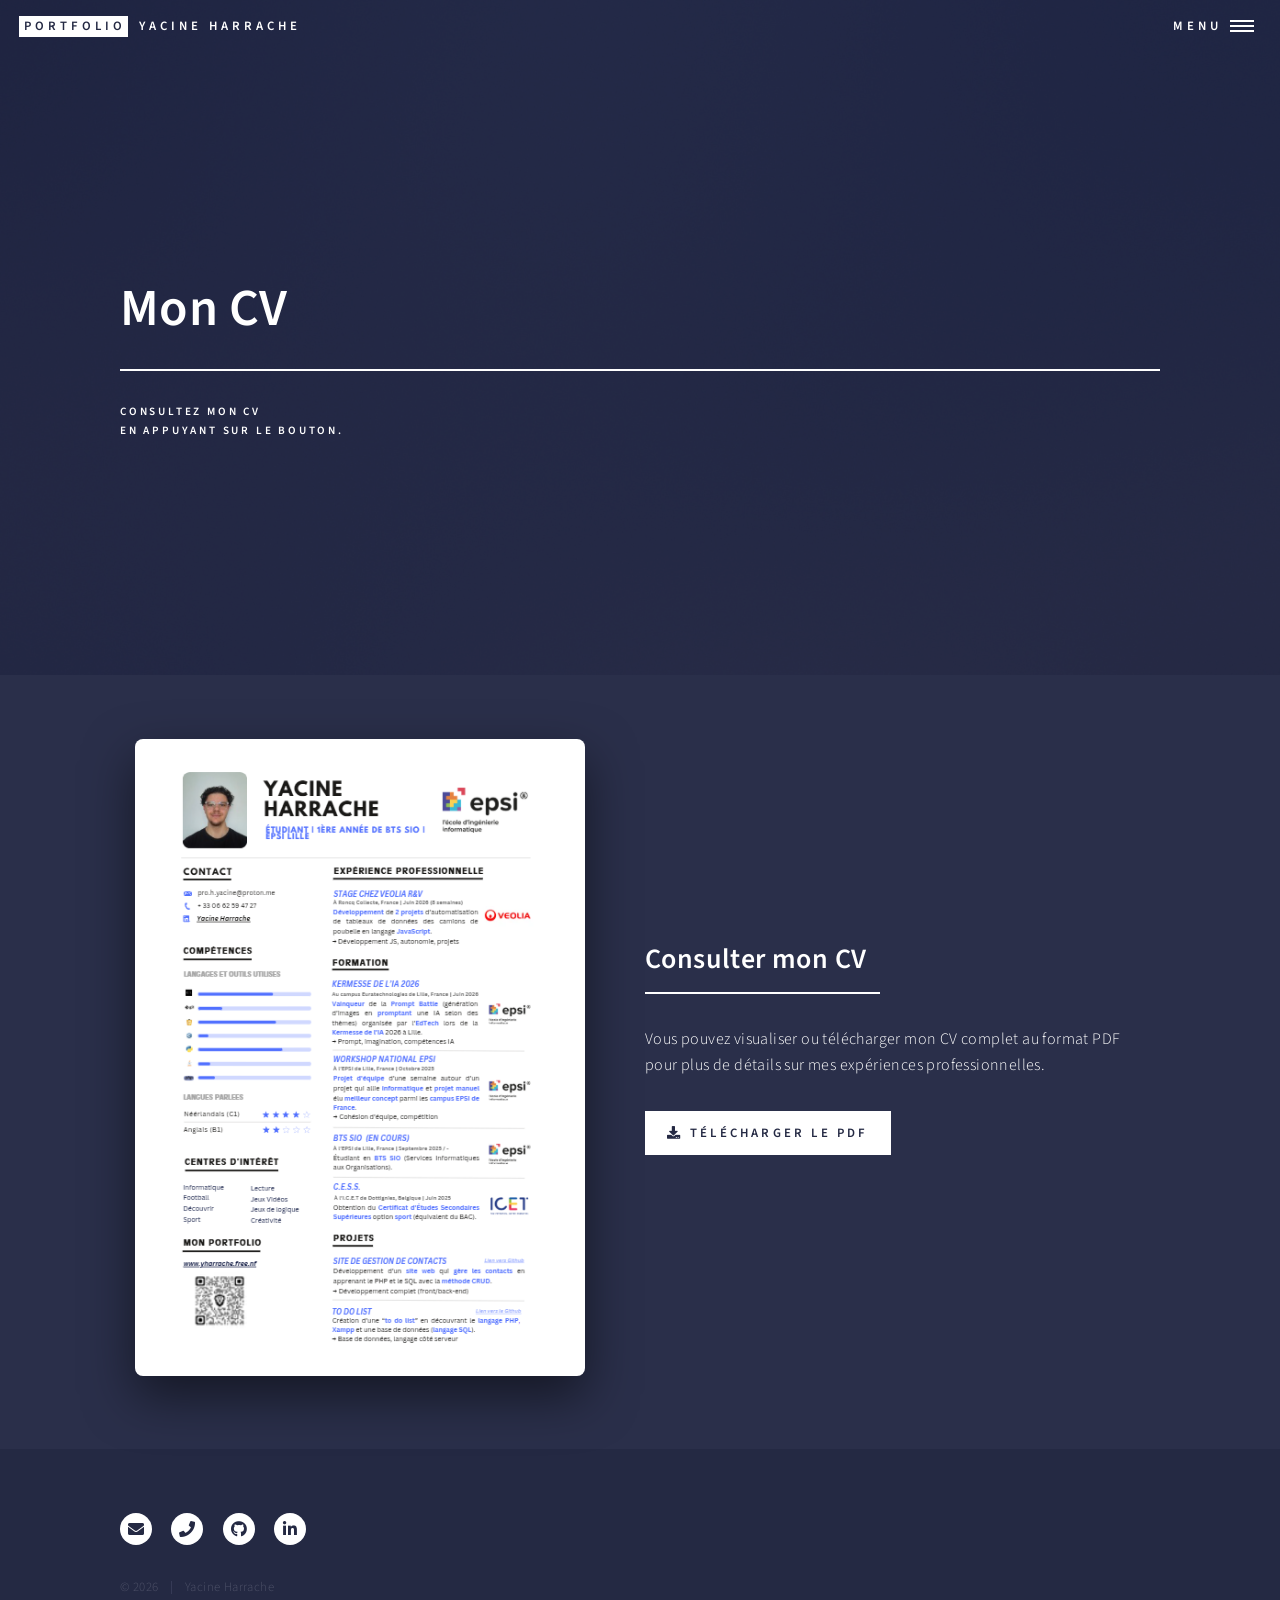
<file: 07 - Portfolio/Code/cv.html>
<!DOCTYPE HTML>
<html>
	<head>
		<title>Portfolio | CV</title>
		<meta charset="utf-8" />
		<meta name="viewport" content="width=device-width, initial-scale=1, user-scalable=no" />
		<link rel="stylesheet" href="assets/css/main.css" />
        <link rel="stylesheet" href="style.css" />
        <link rel="icon" type="image/png" href="Gemini_Generated_Image_rkq89jrkq89jrkq8-removebg-preview.png">
		<noscript><link rel="stylesheet" href="assets/css/noscript.css" /></noscript>
	</head>
	<body class="is-preload">

		<div id="wrapper">

				<header id="header" class="alt">
						<a href="index.html" class="logo"><strong>PORTFOLIO</strong> <span>Yacine Harrache</span></a>
						<nav><a href="#menu">Menu</a></nav>
					</header>

				<nav id="menu">
						<ul class="links">
							<li><a href="index.html">Accueil</a></li>
							<li><a href="a-propos.html">À propos</a></li>
							<li><a href="projets.html">Mes projets</a></li>
							<li><a href="cv.html">Mon CV</a></li>
						</ul>
						<ul class="actions stacked">
							<li><a href="https://www.yharrache.free.nf/#contact" class="button primary fit">Me contacter</a></li>
						</ul>
					</nav>

				<section id="banner" class="major">
						<div class="inner">
							<header class="major">
								<h1>Mon CV</h1>
							</header>
							<div class="content">
								<p>Consultez mon CV<br />
								en appuyant sur le bouton.</p>
							</div>
						</div>
					</section>

				<div id="main">
						<section id="cv-section-horizontal">
							<div class="inner">
								<div class="cv-flex-container">
									<div class="cv-image-side">
										<img src="cv (2).png" alt="Aperçu du CV de Yacine Harrache">
									</div>
									
									<div class="cv-button-side">
										<header class="major">
											<h2>Consulter mon CV</h2>
										</header>
										<p>Vous pouvez visualiser ou télécharger mon CV complet au format PDF pour plus de détails sur mes expériences professionnelles.</p>
										<ul class="actions">
											<li><a href="CV - Yacine HARRACHE.pdf" target="_blank" class="button primary icon solid fa-download">Télécharger le PDF</a></li>
										</ul>
									</div>
								</div>
							</div>
						</section>
					</div>

				<footer id="footer">
						<div class="inner">
							<ul class="icons">
                                <hr class="major" />
                                <li><a href="mailto:pro.h.yacine@proton.me" class="icon solid alt fa-envelope"><span class="label">Email</span></a></li>
                                <li><a href="tel:0662594727" class="icon solid alt fa-phone"><span class="label">Téléphone</span></a></li>
								<li><a href="https://github.com/yacinehrc" class="icon brands alt fa-github"><span class="label">GitHub</span></a></li>
								<li><a href="https://www.linkedin.com/in/yachar22" class="icon brands alt fa-linkedin-in"><span class="label">LinkedIn</span></a></li>
							</ul>
							<ul class="copyright">
								<li>&copy; 2026</li><li>Yacine Harrache</a></li>
							</ul>
						</div>
					</footer>
			</div>

		<script src="assets/js/jquery.min.js"></script>
<script src="assets/js/jquery.scrolly.min.js"></script>
<script src="assets/js/jquery.scrollex.min.js"></script>
<script src="assets/js/browser.min.js"></script>
<script src="assets/js/breakpoints.min.js"></script>
<script src="assets/js/util.js"></script>
<script src="assets/js/main.js"></script>
	</body>
</html>
</file>
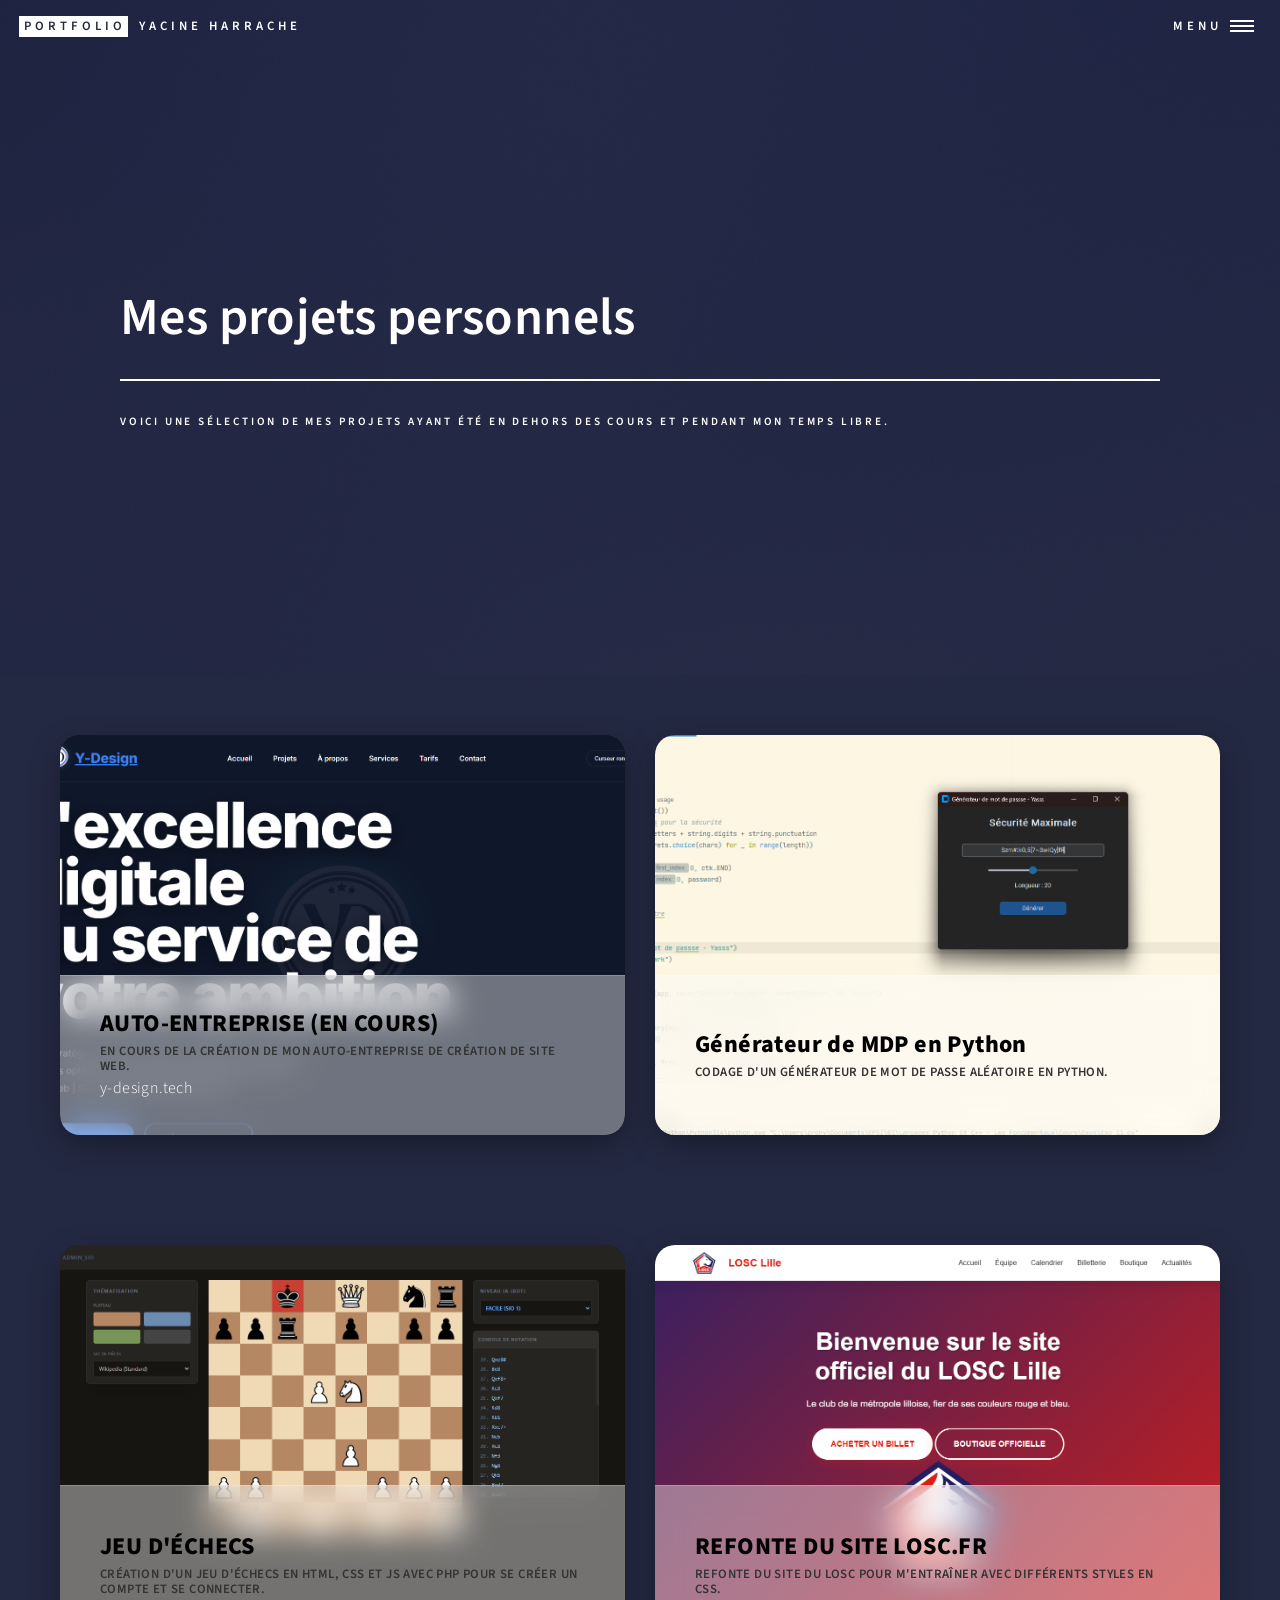
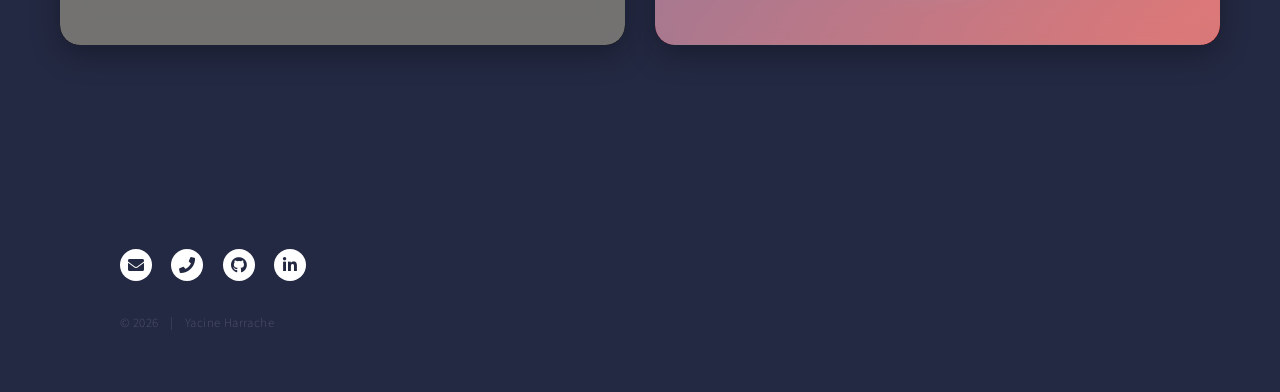
<file: 07 - Portfolio/Code/projetperso.html>
<!DOCTYPE HTML>
<html>
	<head>
		<title>Projets personnels | Projets Personnels</title>
		<meta charset="utf-8" />
		<meta name="viewport" content="width=device-width, initial-scale=1, user-scalable=no" />
        <link rel="icon" type="image/png" href="Gemini_Generated_Image_rkq89jrkq89jrkq8-removebg-preview.png">
		<link rel="stylesheet" href="assets/css/main.css" />
        <link rel="stylesheet" href="style.css"
		<noscript><link rel="stylesheet" href="assets/css/noscript.css" /></noscript>
	</head>
	<body class="is-preload">

		<!-- Wrapper -->
			<div id="wrapper">

				<!-- Header -->
					<header id="header" class="alt">
						<a href="index.html" class="logo"><strong>PORTFOLIO</strong> <span>Yacine Harrache</span></a>
						<nav>
							<a href="#menu">Menu</a>
						</nav>
					</header>

				<!-- Menu -->
					<nav id="menu">
						<ul class="links">
							<li><a href="accueil.html">Accueil</a></li>
							<li><a href="a-propos.html">À propos</a></li>
							<li><a href="projets.html">Mes projets</a></li>
							<li><a href="cv.html">Mon CV</a></li>
						</ul>
						<ul class="actions stacked">
							<li><a href="https://www.yharrache.free.nf/#contact" class="button primary fit">Me contacter</a></li>
						</ul>
					</nav>
				<!-- Banner -->
					<section id="banner" class="major">
						<div class="inner">
							<header class="major">
								<h1>Mes projets personnels</h1>
							</header>
							<div class="content">
								<p>Voici une sélection de mes projets ayant été en dehors des cours et pendant mon temps libre.<br />
								
								
							</div>
						</div>
					</section>

				<section id="portal-section">
    <div class="compact-grid">
        <div class="project-card" data-desc="Description courte du Projet 01 : Développement Web.">
            <div class="card-inner">
                <img src="ydesign.png" alt="Projet 1" class="card-bg">
                <div class="card-glass-panel">
                    <div class="panel-content">
                        <h2 class="card-title">AUTO-ENTREPRISE (EN COURS)<br><span style="color:#3D3896;">En cours de la création de mon auto-entreprise de création de site web.</span></h2>
                        <a href="https://www.y-design.tech">y-design.tech</a>
                    </div>
                </div>
            </div>
        </div>

        <div class="project-card" data-desc="Description du Projet 02 : Programmation.">
            <div class="card-inner">
                <img src="mdppy.png" alt="Projet 2" class="card-bg">
                <div class="card-glass-panel">
                    <div class="panel-content">
                        <h2 class="card-title">Générateur de MDP en Python<br><span style="color:#3D3896;">Codage d'un générateur de mot de passe aléatoire en python.</span></h2>
                    </div>
                </div>
            </div>
        </div>

        <div class="project-card" data-desc="Description du Projet 03 : Développement Web.">
            <div class="card-inner">
                <img src="chess.png" alt="Projet 3" class="card-bg">
                <div class="card-glass-panel">
                    <div class="panel-content">
                        <h2 class="card-title">JEU D'ÉCHECS<br><span style="color:#3D3896;">Création d'un jeu d'échecs en HTML, CSS et JS avec PHP pour se créer un compte et se connecter.</span></h2>
                    </div>
                </div>
            </div>
        </div>

        <div class="project-card" data-desc="Description du Projet 04 : Développement Web.">
            <div class="card-inner">
                <img src="losc.png" alt="Projet 4" class="card-bg">
                <div class="card-glass-panel">
                    <div class="panel-content">
                        <h2 class="card-title">REFONTE DU SITE LOSC.FR<br><span style="color:#3D3896;">Refonte du site du LOSC pour m'entraîner avec différents styles en CSS.</span></h2>
                    </div>
                </div>
            </div>
        </div>

        
    </div>
</section>
                
				<!-- Footer -->
					<footer id="footer">
						<div class="inner">
							<ul class="icons">
                                <hr class="major" />
                                <li><a href="mailto:pro.h.yacine@proton.me" class="icon solid alt fa-envelope"><span class="label">Email</span></a></li>
                                <li><a href="tel:0662594727" class="icon solid alt fa-phone"><span class="label">Téléphone</span></a></li>
								<li><a href="https://github.com/yacinehrc" class="icon brands alt fa-github"><span class="label">GitHub</span></a></li>
								<li><a href="https://www.linkedin.com/in/yachar22" class="icon brands alt fa-linkedin-in"><span class="label">LinkedIn</span></a></li>
							</ul>
							<ul class="copyright">
								<li>&copy; 2026</li><li>Yacine Harrache</a></li>
							</ul>
						</div>
					</footer>

			</div>

		<!-- Scripts -->
			<script src="assets/js/jquery.min.js"></script>
			<script src="assets/js/jquery.scrolly.min.js"></script>
			<script src="assets/js/jquery.scrollex.min.js"></script>
			<script src="assets/js/browser.min.js"></script>
			<script src="assets/js/breakpoints.min.js"></script>
			<script src="assets/js/util.js"></script>
			<script src="assets/js/main.js"></script>
			

	</body>
</html>
</file>
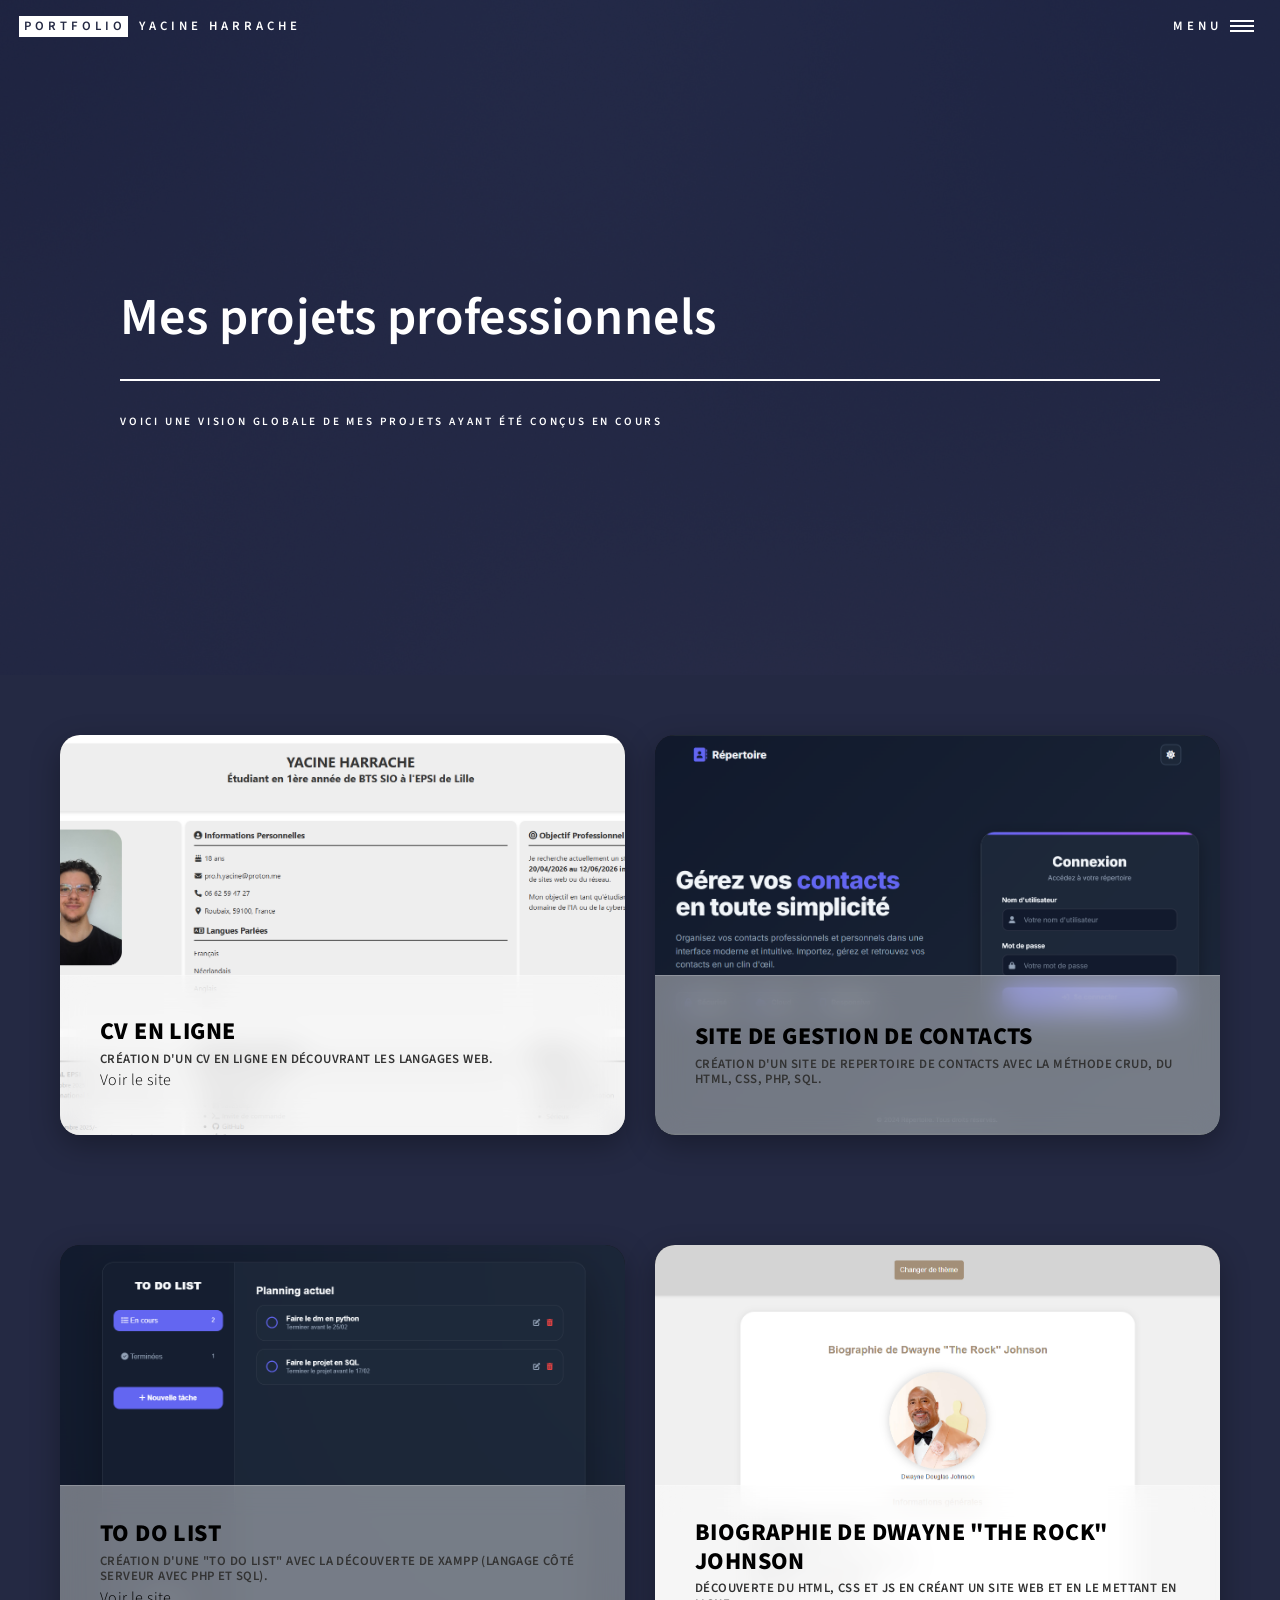
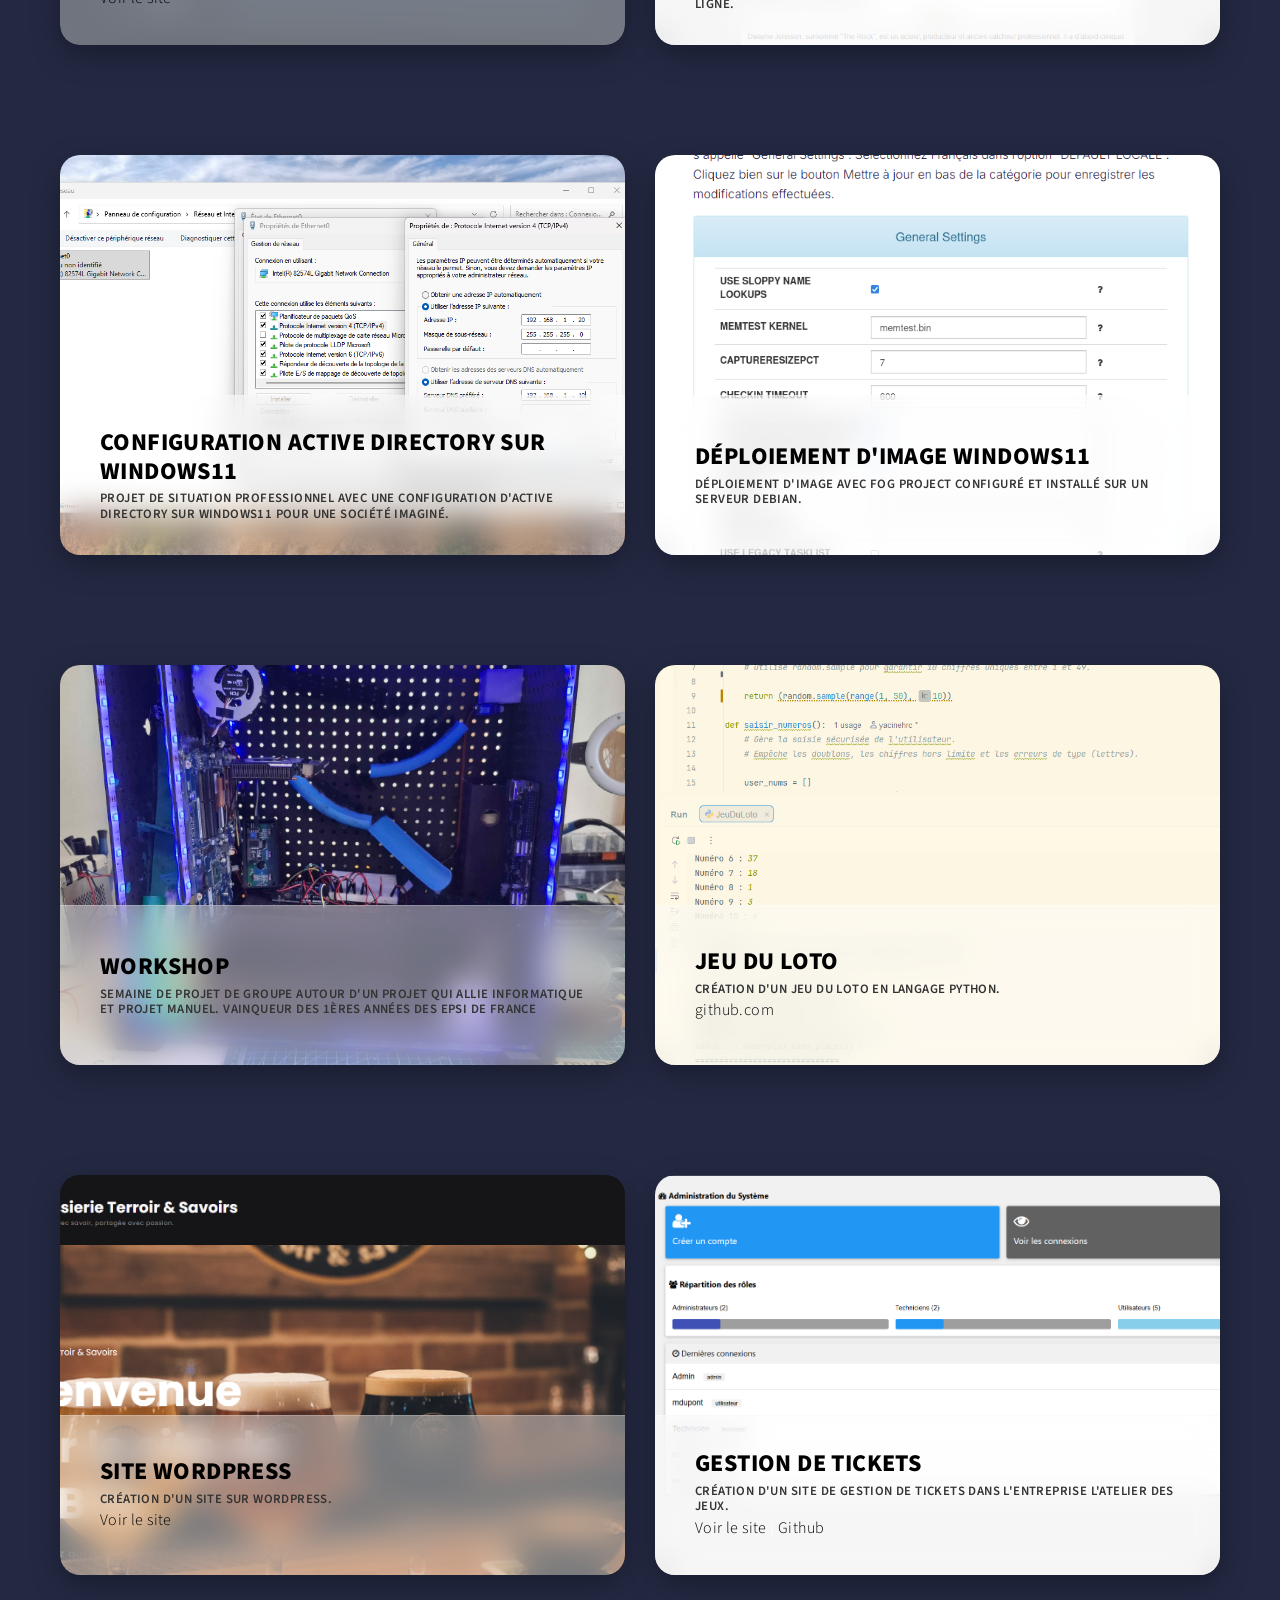
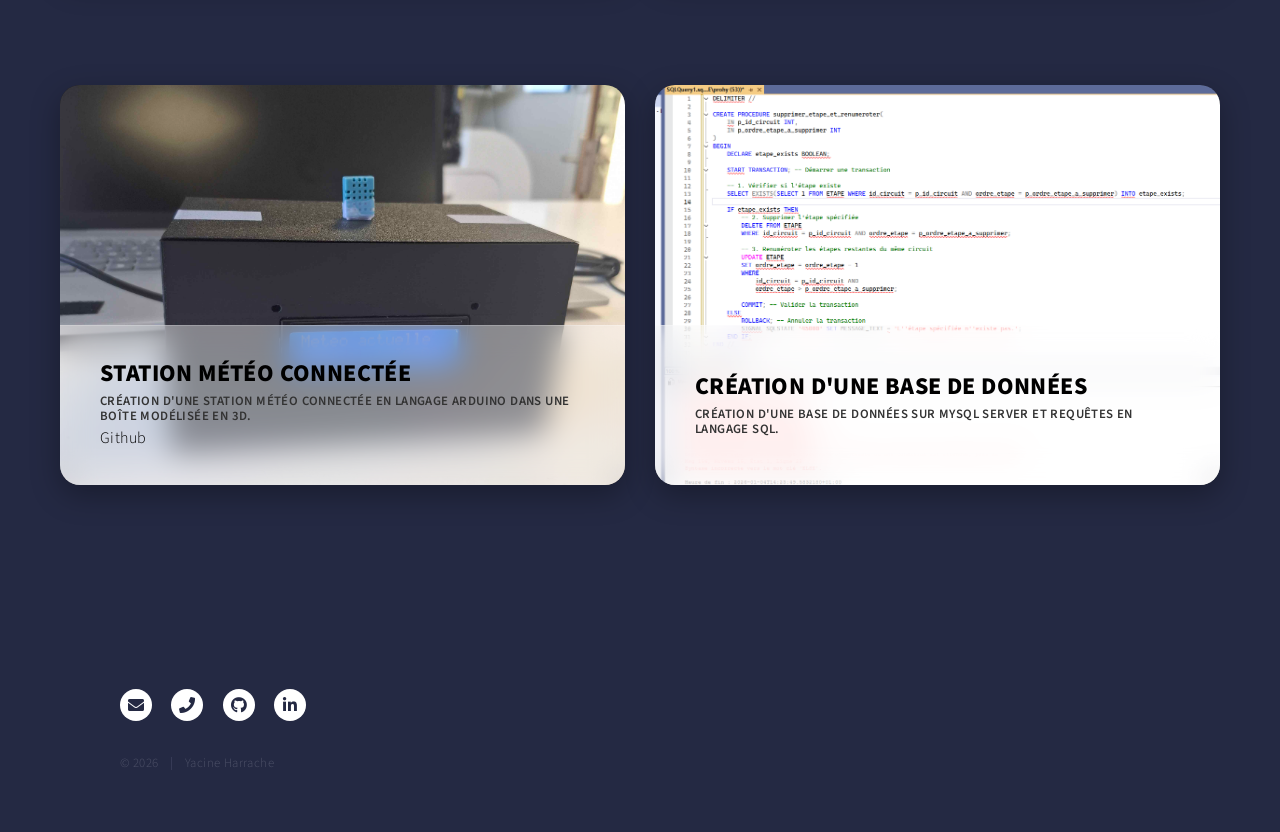
<file: 07 - Portfolio/Code/projetpro.html>
<!DOCTYPE HTML>
<html>
	<head>
		<title>PortFolio | Projets Professionnels</title>
		<meta charset="utf-8" />
		<meta name="viewport" content="width=device-width, initial-scale=1, user-scalable=no" />
        <link rel="icon" type="image/png" href="Gemini_Generated_Image_rkq89jrkq89jrkq8-removebg-preview.png">
		<link rel="stylesheet" href="assets/css/main.css" />
        <link rel="stylesheet" href="style.css"
		<noscript><link rel="stylesheet" href="assets/css/noscript.css" /></noscript>
	</head>
	<body class="is-preload">

		<!-- Wrapper -->
			<div id="wrapper">

				<!-- Header -->
					<header id="header" class="alt">
						<a href="index.html" class="logo"><strong>PORTFOLIO</strong> <span>Yacine Harrache</span></a>
						<nav>
							<a href="#menu">Menu</a>
						</nav>
					</header>

				<!-- Menu -->
					<nav id="menu">
						<ul class="links">
							<li><a href="index.html">Accueil</a></li>
							<li><a href="a-propos.html">À propos</a></li>
							<li><a href="projets.html">Mes projets</a></li>
							<li><a href="cv.html">Mon CV</a></li>
						</ul>
						<ul class="actions stacked">
							<li><a href="https://www.yharrache.free.nf/#contact" class="button primary fit">Me contacter</a></li>
						</ul>
					</nav>

				<!-- Banner -->
					<section id="banner" class="major">
						<div class="inner">
							<header class="major">
								<h1>Mes projets professionnels</h1>
							</header>
							<div class="content">
								<p>Voici une vision globale de mes projets ayant été conçus en cours<br />
								
								
							</div>
						</div>
					</section>

				<section id="portal-section">
    <div class="compact-grid">
        <div class="project-card" data-desc="Description courte du Projet 01 : Développement Web.">
            <div class="card-inner">
                <img src="usso.png" alt="Projet 1" class="card-bg">
                <div class="card-glass-panel">
                    <div class="panel-content">
                        <h2 class="card-title">CV EN LIGNE<br><span style="color:#3D3896;">Création d'un CV en ligne en découvrant les langages web.</span></h2>
                        <a href="https://www.unsimplesourire.com/b1/yacine"style="color:#000000;">Voir le site</a>
                    </div>
                </div>
            </div>
        </div>

        <div class="project-card" data-desc="Description du Projet 02 : Développement Web + Base de données.">
            <div class="card-inner">
                <img src="crud.png" alt="Projet 2" class="card-bg">
                <div class="card-glass-panel">
                    <div class="panel-content">
                        <h2 class="card-title">SITE DE GESTION DE CONTACTS<br><span style="color:#3D3896;">Création d'un site de repertoire de contacts avec la méthode CRUD, du HTML, CSS, PHP, SQL.</span></h2>
                    </div>
                </div>
            </div>
        </div>

        <div class="project-card" data-desc="Description du Projet 03 : Développement Web + Base de données.">
            <div class="card-inner">
                <img src="php.png" alt="Projet 3" class="card-bg">
                <div class="card-glass-panel">
                    <div class="panel-content">
                        <h2 class="card-title">TO DO LIST<br><span style="color:#3D3896;">Création d'une "to do list" avec la découverte de XAMPP (langage côté serveur avec PHP et SQL).</span></h2>
                        <a href="https://www.yharrache.free.nf/ProjetPHP"style="color:#000000;">Voir le site</a>
                    </div>
                </div>
            </div>
        </div>

        <div class="project-card" data-desc="Description du Projet 04 : Développement Web.">
            <div class="card-inner">
                <img src="tr.png" alt="Projet 4" class="card-bg">
                <div class="card-glass-panel">
                    <div class="panel-content">
                        <h2 class="card-title">BIOGRAPHIE DE DWAYNE "THE ROCK" JOHNSON<br><span style="color:#3D3896;">Découverte du HTML, CSS et JS en créant un site web et en le mettant en ligne.</span></h2>
                    </div>
                </div>
            </div>
        </div>

        <div class="project-card" data-desc="Description du Projet 05 : Réseau.">
            <div class="card-inner">
                <img src="ad.png" alt="Projet 5" class="card-bg">
                <div class="card-glass-panel">
                    <div class="panel-content">
                        <h2 class="card-title">CONFIGURATION ACTIVE DIRECTORY SUR WINDOWS11<br><span style="color:#3D3896;">Projet de situation professionnel avec une configuration d'Active Directory sur Windows11 pour une société imaginé.</span></h2>
                    </div>
                </div>
            </div>
        </div>

        <div class="project-card" data-desc="Description du Projet 06 : Réseau.">
            <div class="card-inner">
                <img src=" Capture d'écran 2026-02-02 092054.png" alt="Projet 6" class="card-bg">
                <div class="card-glass-panel">
                    <div class="panel-content">
                        <h2 class="card-title">DÉPLOIEMENT D'IMAGE WINDOWS11<br><span style="color:#3D3896;">Déploiement d'image avec FOG Project configuré et installé sur un serveur Debian.</span></h2>
                    </div>
                </div>
            </div>
        </div>

        <div class="project-card" data-desc="Description du Projet 07 : Projet de groupe.">
            <div class="card-inner">
                <img src="fin 1.jpg" alt="Projet 7" class="card-bg">
                <div class="card-glass-panel">
                    <div class="panel-content">
                        <h2 class="card-title">WORKSHOP<br><span style="color:#3D3896;">Semaine de projet de groupe autour d'un projet qui allie informatique et projet manuel. Vainqueur des 1ères années des EPSI de France</span></h2>
                    </div>
                </div>
            </div>
        </div>

        
        
        <div class="project-card" data-desc="Description du Projet 09 : Programmation.">
            <div class="card-inner">
                <img src="Capture d'écran 2026-04-02 110032.png" alt="Projet 9" class="card-bg">
                <div class="card-glass-panel">
                    <div class="panel-content">
                        <h2 class="card-title">JEU DU LOTO<br><span style="color:#3D3896;">Création d'un jeu du loto en langage Python.</span></h2>
                        <a href="https://github.com/yacinehrc/jeu_du_loto"style="color:#000000;">github.com</a>
                    </div>
                </div>
            </div>
        </div>
        
        <div class="project-card" data-desc="Description du Projet 10 : Développement Web.">
            <div class="card-inner">
                <img src="Capture d'écran 2026-04-03 174027.png" alt="Projet 10" class="card-bg">
                <div class="card-glass-panel">
                    <div class="panel-content">
                        <h2 class="card-title">SITE WORDPRESS<br><span style="color:#3D3896;">Création d'un site sur Wordpress.</span></h2>
                        <a href="https://www.yharrache.free.nf/portfolio/"style="color:#000000;">Voir le site</a>
                    </div>
                </div>
            </div>
        </div>
       
        <div class="project-card" data-desc="Description du Projet 11 : Développement Web.">
            <div class="card-inner">
                <img src="dashboard_admin.png" alt="Projet 11" class="card-bg">
                <div class="card-glass-panel">
                    <div class="panel-content">
                        <h2 class="card-title">GESTION DE TICKETS<br><span style="color:#3D3896;">Création d'un site de gestion de tickets dans l'entreprise l'Atelier des Jeux.</span></h2>
                        <a href="https://www.yharrache.free.nf/atelier_des_jeux"style="color:#000000;">Voir le site</a> | <a href="https://github.com/yacinehrc/gestionnaire_de_tickets"style="color:#000000;">Github</a>
                    </div>
                </div>
            </div>
        </div>
        
        <div class="project-card" data-desc="Description du Projet 12 : Programmation.">
            <div class="card-inner">
                <img src="boite_finie.jpg" alt="Projet 12" class="card-bg">
                <div class="card-glass-panel">
                    <div class="panel-content">
                        <h2 class="card-title">STATION MÉTÉO CONNECTÉE<br><span style="color:#3D3896;">Création d'une station météo connectée en langage Arduino dans une boîte modélisée en 3D.</span></h2>
                        <a href="https://github.com/yacinehrc/station_meteo_connectee"style="color:#000000;">Github</a>
                    </div>
                </div>
            </div>
        </div>
        
        <div class="project-card" data-desc="Description du Projet 08 : Base de données.">
            <div class="card-inner">
                <img src=" Capture d'écran 2026-01-04 142402.png" alt="Projet 8" class="card-bg">
                <div class="card-glass-panel">
                    <div class="panel-content">
                        <h2 class="card-title">CRÉATION D'UNE BASE DE DONNÉES<br><span style="color:#3D3896;">Création d'une base de données sur MySQL Server et requêtes en langage SQL.</span></h2>
                    </div>
                </div>
            </div>
        </div>
        
    </div>
</section>
                
				<!-- Footer -->
					<footer id="footer">
						<div class="inner">
							<ul class="icons">
                                <hr class="major" />
                                <li><a href="mailto:pro.h.yacine@proton.me" class="icon solid alt fa-envelope"><span class="label">Email</span></a></li>
                                <li><a href="tel:0662594727" class="icon solid alt fa-phone"><span class="label">Téléphone</span></a></li>
								<li><a href="https://github.com/yacinehrc" class="icon brands alt fa-github"><span class="label">GitHub</span></a></li>
								<li><a href="https://www.linkedin.com/in/yachar22" class="icon brands alt fa-linkedin-in"><span class="label">LinkedIn</span></a></li>
							</ul>
							<ul class="copyright">
								<li>&copy; 2026</li><li>Yacine Harrache</a></li>
							</ul>
						</div>
					</footer>

			</div>

		<!-- Scripts -->
			<script src="assets/js/jquery.min.js"></script>
			<script src="assets/js/jquery.scrolly.min.js"></script>
			<script src="assets/js/jquery.scrollex.min.js"></script>
			<script src="assets/js/browser.min.js"></script>
			<script src="assets/js/breakpoints.min.js"></script>
			<script src="assets/js/util.js"></script>
			<script src="assets/js/main.js"></script>
			

	</body>
</html>
</file>
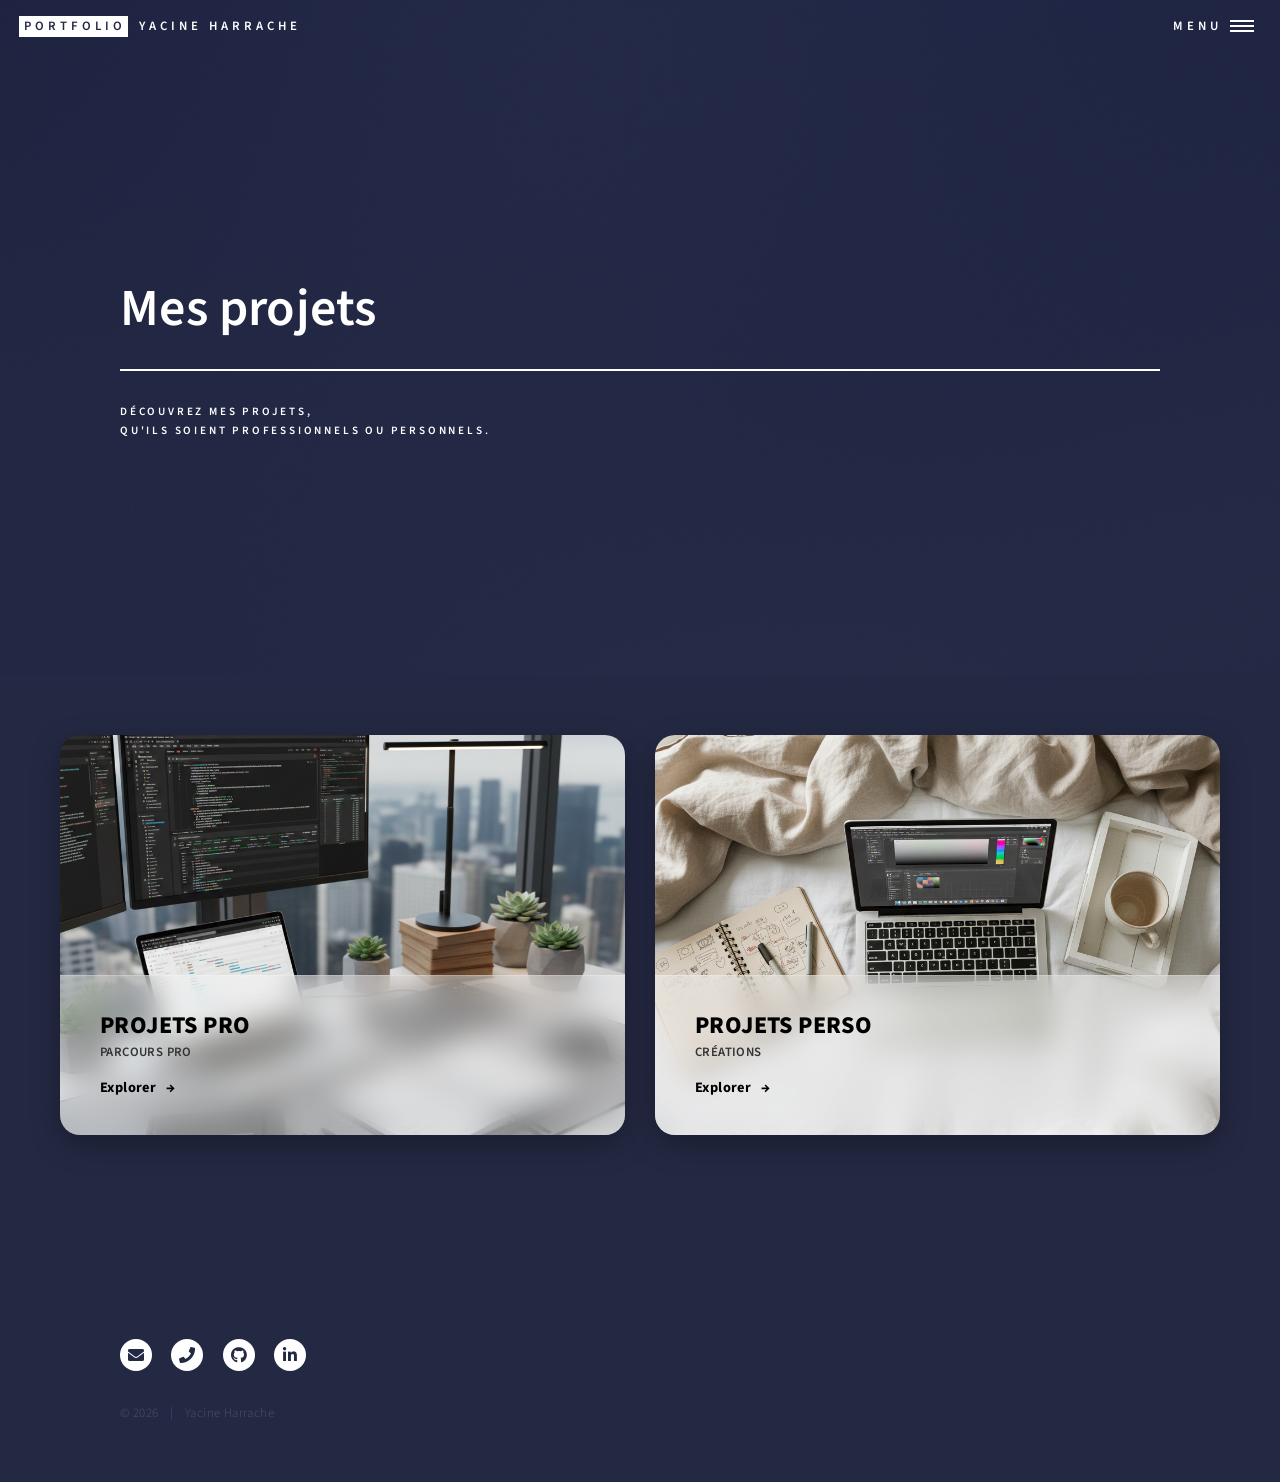
<file: 07 - Portfolio/Code/projets.html>
<!DOCTYPE HTML>
<html>
	<head>
		<title>PortFolio | Yacine Harrache</title>
		<meta charset="utf-8" />
		<meta name="viewport" content="width=device-width, initial-scale=1, user-scalable=no" />
        <link rel="icon" type="image/png" href="Gemini_Generated_Image_rkq89jrkq89jrkq8-removebg-preview.png">
		<link rel="stylesheet" href="assets/css/main.css" />
        <link rel="stylesheet" href="style.css"
		<noscript><link rel="stylesheet" href="assets/css/noscript.css" /></noscript>
	</head>
	<body class="is-preload">

		<!-- Wrapper -->
			<div id="wrapper">

				<!-- Header -->
					<header id="header" class="alt">
						<a href="index.html" class="logo"><strong>PORTFOLIO</strong> <span>Yacine Harrache</span></a>
						<nav>
							<a href="#menu">Menu</a>
						</nav>
					</header>

				<!-- Menu -->
					<nav id="menu">
						<ul class="links">
							<li><a href="index.html">Accueil</a></li>
							<li><a href="a-propos.html">À propos</a></li>
							<li><a href="projets.html">Mes projets</a></li>
							<li><a href="cv.html">Mon CV</a></li>
						</ul>
						<ul class="actions stacked">
							<li><a href="https://www.yharrache.free.nf/#contact" class="button primary fit">Me contacter</a></li>
						</ul>
					</nav>

				<section id="banner" class="major">
						<div class="inner">
							<header class="major">
								<h1>Mes projets</h1>
							</header>
							<div class="content">
								<p>Découvrez mes projets,<br />
								qu'ils soient professionnels ou personnels.</p>
								
							</div>
						</div>
					</section>

      <section id="portal-section">
    <div class="compact-grid">
        <a href="projetpro.html" class="project-card">
            <div class="card-inner">
                <img src="pro.png" alt="Projets Professionnels" class="card-bg">
                <div class="card-glass-panel">
                    <div class="panel-content">
                        <h2 class="card-title">PROJETS PRO<br><span>PARCOURS PRO</span></h2>
                        <div class="card-footer"><span>Explorer</span><span>→</span></div>
                    </div>
                </div>
            </div>
        </a>

        <a href="projetperso.html" class="project-card">
            <div class="card-inner">
                <img src="perso.png" alt="Projets Personnels" class="card-bg">
                <div class="card-glass-panel">
                    <div class="panel-content">
                        <h2 class="card-title">PROJETS PERSO<br><span>CRÉATIONS</span></h2>
                        <div class="card-footer"><span>Explorer</span><span>→</span></div>
                    </div>
                </div>
            </div>
        </a>
    </div>
</section>
                
                <!-- Footer -->
					<footer id="footer">
						<div class="inner">
							<ul class="icons">
                                <hr class="major" />
                                <li><a href="mailto:pro.h.yacine@proton.me" class="icon solid alt fa-envelope"><span class="label">Email</span></a></li>
                                <li><a href="tel:0662594727" class="icon solid alt fa-phone"><span class="label">Téléphone</span></a></li>
								<li><a href="https://github.com/yacinehrc" class="icon brands alt fa-github"><span class="label">GitHub</span></a></li>
								<li><a href="https://www.linkedin.com/in/yachar22" class="icon brands alt fa-linkedin-in"><span class="label">LinkedIn</span></a></li>
							</ul>
							<ul class="copyright">
								<li>&copy; 2026</li><li>Yacine Harrache</a></li>
							</ul>
						</div>
					</footer>
		<!-- Scripts -->
			<script src="assets/js/jquery.min.js"></script>
			<script src="assets/js/jquery.scrolly.min.js"></script>
			<script src="assets/js/jquery.scrollex.min.js"></script>
			<script src="assets/js/browser.min.js"></script>
			<script src="assets/js/breakpoints.min.js"></script>
			<script src="assets/js/util.js"></script>
			<script src="assets/js/main.js"></script>

	</body>
</html>
</file>
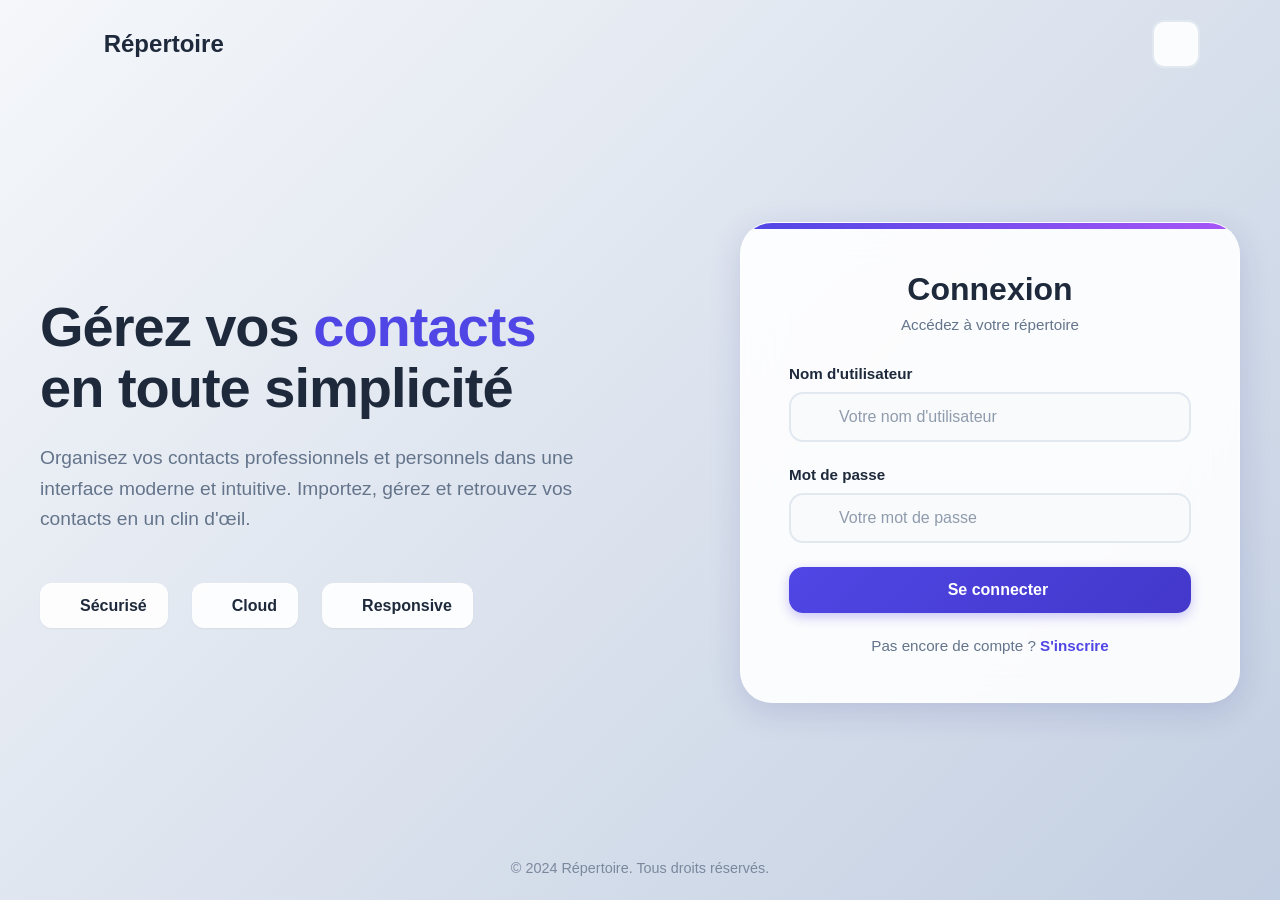
<file: 06 - Gestionnaire de contacts/Code/public/dashboard.html>
<!DOCTYPE html>
<html lang="fr" data-theme="light">

<head>
    <meta charset="UTF-8">
    <meta name="viewport" content="width=device-width, initial-scale=1.0">
    <title>Répertoire - Tableau de bord</title>
    <link rel="stylesheet" href="style.css?v=7">
    <link rel="stylesheet" href="dashboard.css?v=1">
    <link href="https://fonts.googleapis.com/css2?family=Inter:wght@400;500;600;700;800&display=swap" rel="stylesheet">
    <link rel="stylesheet" href="https://cdnjs.cloudflare.com/ajax/libs/font-awesome/6.4.0/css/all.min.css">
</head>

<body>
    <div class="dashboard-container">
        <!-- Sidebar -->
        <aside class="sidebar">
            <div class="logo">
                <i class="fa-solid fa-address-book"></i>
                <h1>Répertoire</h1>
            </div>

            <nav class="sidebar-nav">
                <button class="nav-item active" data-tab="pro">
                    <i class="fa-solid fa-briefcase"></i>
                    <span>Professionnel</span>
                </button>
                <button class="nav-item" data-tab="perso">
                    <i class="fa-solid fa-user"></i>
                    <span>Personnel</span>
                </button>
            </nav>

            <div class="sidebar-footer">
                <div class="user-info">
                    <div class="user-avatar">
                        <i class="fa-solid fa-user"></i>
                    </div>
                    <span id="user-greeting">Bonjour</span>
                </div>
                <div class="sidebar-actions">
                    <button id="theme-toggle" class="icon-btn" title="Changer de thème">
                        <i class="fa-solid fa-moon"></i>
                    </button>
                    <button id="logout-btn" class="icon-btn" title="Se déconnecter" style="color: var(--danger-color);">
                        <i class="fa-solid fa-right-from-bracket"></i>
                    </button>
                </div>
            </div>
        </aside>

        <!-- Main Content -->
        <main class="main-content">
            <header class="top-bar">
                <div class="search-box input-with-icon">
                    <i class="fa-solid fa-search"></i>
                    <input type="text" id="search-input" class="form-input" placeholder="Rechercher un contact...">
                </div>
                <button id="btn-import" class="secondary-btn">
                    <i class="fa-solid fa-file-import"></i> Importer
                </button>
            </header>

            <div class="content-area">
                <div id="favorites-section" class="section hidden">
                    <h2 class="section-title"><i class="fa-solid fa-star" style="color: #fbbf24;"></i> Favoris</h2>
                    <div id="favorites-list" class="contact-grid"></div>
                </div>

                <div class="section">
                    <h2 id="list-title" class="section-title">Contacts Professionnels</h2>
                    <div id="contact-list" class="contact-grid"></div>
                </div>
            </div>

            <!-- Floating Action Button -->
            <button id="btn-add" class="fab-btn" title="Ajouter un contact">
                <i class="fa-solid fa-plus"></i>
            </button>
        </main>
    </div>

    <!-- Add Contact Modal -->
    <div id="modal-add" class="modal">
        <div class="modal-content">
            <div class="modal-header">
                <h2 id="modal-title">Nouveau Contact</h2>
                <button class="close-btn">&times;</button>
            </div>
            <form id="add-contact-form">
                <input type="hidden" id="contact-type" name="type" value="pro">

                <div class="form-group">
                    <label for="name">Nom complet *</label>
                    <div class="input-with-icon">
                        <i class="fa-solid fa-user"></i>
                        <input type="text" id="name" name="name" class="form-input" required
                            placeholder="Ex: Jean Dupont">
                    </div>
                </div>

                <div id="field-company" class="form-group">
                    <label for="company">Entreprise</label>
                    <div class="input-with-icon">
                        <i class="fa-solid fa-building"></i>
                        <input type="text" id="company" name="company" class="form-input" placeholder="Ex: Google">
                    </div>
                </div>

                <div id="field-position" class="form-group">
                    <label for="position">Poste occupé</label>
                    <div class="input-with-icon">
                        <i class="fa-solid fa-id-card"></i>
                        <input type="text" id="position" name="position" class="form-input"
                            placeholder="Ex: Développeur">
                    </div>
                </div>

                <div class="form-row">
                    <div class="form-group">
                        <label for="phone">Téléphone</label>
                        <div class="input-with-icon">
                            <i class="fa-solid fa-phone"></i>
                            <input type="tel" id="phone" name="phone" class="form-input" placeholder="06 12 34 56 78">
                        </div>
                    </div>
                    <div class="form-group">
                        <label for="email">Email</label>
                        <div class="input-with-icon">
                            <i class="fa-solid fa-envelope"></i>
                            <input type="email" id="email" name="email" class="form-input"
                                placeholder="jean@example.com">
                        </div>
                    </div>
                </div>

                <div class="form-group checkbox-group">
                    <input type="checkbox" id="is_favorite" name="is_favorite">
                    <label for="is_favorite">Ajouter aux favoris</label>
                </div>

                <div class="modal-footer">
                    <button type="button" class="secondary-btn close-btn">Annuler</button>
                    <button type="submit" class="primary-btn">Enregistrer</button>
                </div>
            </form>
        </div>
    </div>

    <!-- Import CSV Modal -->
    <div id="modal-import" class="modal">
        <div class="modal-content">
            <div class="modal-header">
                <h2>Importer des contacts (CSV)</h2>
                <button class="close-btn">&times;</button>
            </div>
            <form id="import-form">
                <div class="form-group">
                    <label>Destination</label>
                    <div class="radio-group">
                        <label><input type="radio" name="import-type" value="pro" checked> Professionnel</label>
                        <label><input type="radio" name="import-type" value="perso"> Personnel</label>
                    </div>
                </div>

                <div class="form-group">
                    <label for="csv-file">Fichier CSV</label>
                    <div style="border: 2px dashed var(--border-color); padding: 20px; border-radius: 12px; text-align: center; cursor: pointer; transition: all 0.2s;"
                        onmouseover="this.style.borderColor='var(--accent-color)'"
                        onmouseout="this.style.borderColor='var(--border-color)'">
                        <input type="file" id="csv-file" name="file" accept=".csv" required style="width: 100%;">
                        <div style="margin-top: 10px; color: var(--text-secondary); font-size: 0.9rem;">
                            <i class="fa-solid fa-cloud-upload-alt"
                                style="font-size: 2rem; margin-bottom: 10px; display: block;"></i>
                            Glissez votre fichier ici ou cliquez pour parcourir
                        </div>
                    </div>
                    <small style="display: block; margin-top: 10px; color: var(--text-secondary);">Format attendu: Name,
                        Company, Phone, Email, Position</small>
                </div>

                <div class="modal-footer">
                    <button type="button" class="secondary-btn close-btn">Annuler</button>
                    <button type="submit" class="primary-btn">Importer</button>
                </div>
            </form>
        </div>
    </div>

    <script src="app.js"></script>
</body>

</html>
</file>
<file: 02 - CV en ligne/Code/style.css>
/* --- MEDIA QUERY pour les petits écrans (Tablettes et Mobiles) --- */
@media (max-width: 900px) {

    /* 1. Ajustement du padding du corps */
    body {
        /* Moins d'espace sur les bords */
        padding: ;
    }

    /* 2. Transformation de la grille en une seule colonne */
    .layout {
        grid-template-columns: 1fr;
        /* Une seule colonne */
        grid-template-areas:
            "header"
            "photo"
            "infos"
            "recherche"
            "formation"
            "competences"
            "soft"
            "passions";


    }

    /* 3. Ajustement de la Sidebar (pour garantir qu'elle est toujours accessible à gauche) */
    #sidebar {
        /* On ne change rien ici, la sidebar reste fixée à gauche et accessible au survol, 
           ce qui fonctionne bien même sur mobile (souvent au tap) */
        left: -175px;
        transition: transform .4s ease-out;
        /* Assure la fluidité */
    }

    /* Pour éviter que le contenu principal soit caché par la sidebar ouverte sur mobile, 
       on peut forcer un petit padding à gauche sur le body, mais pour l'instant, 
       laisser le survol gérer l'ouverture est la solution la plus simple. */
    /* FIX FINAL : Assure que les mots se cassent et reviennent à la ligne DANS TOUTES LES BOÎTES */

    /* Ciblage des listes et de leurs éléments */
    .box ul,
    .box li,
    .box p {
        /* Propriété standard pour casser les mots longs */
        word-wrap: break-word;

        /* Propriété moderne pour casser les mots longs (similaire) */
        overflow-wrap: break-word;

        /* Assure qu'aucun espace blanc n'est forcé sur une seule ligne */
        white-space: normal !important;
    }

    /* Ciblage des titres de section et des éléments en gras à l'intérieur des listes */
    .box h3,
    .box h4,
    .box li strong {
        word-wrap: break-word;
        overflow-wrap: break-word;
        /* Assure qu'ils ne se comportent pas comme un bloc forçant l'alignement */
        display: block;
        white-space: normal;
    }
}

/* ========================================================= */
/* --- 1. VARIABLES ET THÈMES --- */
/* ========================================================= */
:root {
    /* BLANC - Couleur chill (par défaut) */
    --bg: #ffffff;
    --text: #333;
    --accent: #e4e4e4;
}

/* THÈMES (Surcharge des variables selon l'attribut data-theme) */
[data-theme="noir"] {
    --bg: #0f0f0f;
    --text: white;
    --accent: #292929;
}

[data-theme="rouge"] {
    --bg: #ff0000;
    --text: white;
    --accent: #9b0000;
}

[data-theme="bleu"] {
    --bg: #8ca9ff;
    --text: white;
    --accent: #2a1aff;
}

[data-theme="vert"] {
    --bg: #398b32;
    --text: white;
    --accent: #006823;
}

[data-theme="violet"] {
    --bg: #9f39ff;
    --text: white;
    --accent: #6f00d6;
}

[data-theme="blanc"] {
    --bg: #ffffff;
    --text: #333;
    --accent: #eeeeee;
}

/* ========================================================= */
/* --- 2. STYLES GÉNÉRAUX ET BODY --- */
/* ========================================================= */
body {
    margin: 0;
    /* Retire la marge par défaut pour un contrôle total de l'espacement */
    background: var(--bg);
    color: var(--text);
    font-family: 'Segoe UI', Tahoma, Geneva, Verdana, sans-serif;
    transition: background .4s, color .4s;
    /* ASSURE L'ESPACE SUR LES BORDS DE LA PAGE (horizontal et vertical) */
    padding-left: 3%;
    padding-right: 1%;
    padding-top: 20px;
    /* Espace 20px au-dessus du header */
    padding-bottom: 10%;
    /* Espace 20px en dessous des dernières boîtes */
}

/* --- EN-TÊTE --- */
.header-box {
    grid-area: header;
    text-align: center;
    padding: 20px;
}

.header-box h1,
.header-box h2 {
    margin: 0;

}

/* ========================================================= */
/* --- 3. BARRE LATÉRALE (SIDEBAR) --- */
/* ========================================================= */
#sidebar {
    position: fixed;
    top: 0;
    left: -175px;
    width: 180px;
    height: 100%;
    background: var(--accent);
    display: flex;
    flex-direction: column;
    padding: 15px;
    transition: left .3s ease-out;
    z-index: 100;
    gap: 15px;
}

#sidebar:hover {
    left: 0;
}

.theme-controls {
    display: flex;
    /* FIX : Les pastilles sont alignées verticalement (une sous l'autre) */
    flex-direction: column;
    /* Centrer les pastilles dans la sidebar */
    align-items: center;
    gap: 10px;
    padding: 10px 0;
    border-bottom: 1px solid rgba(255, 255, 255, 0.3);
}

.theme-option {
    /* Styles de la pastille */
    display: block;
    width: 30px;
    height: 30px;
    padding: 0;
    margin: 0;
    border-radius: 50%;
    cursor: pointer;
    box-shadow: 0 2px 4px rgba(0, 0, 0, 0.2);

    background: var(--accent);
    border: 1px solid rgba(0, 0, 0, 0.3);
    transition: all 0.2s;

    font-size: 0;
}

.theme-option:hover {
    transform: scale(1.1);
    box-shadow: 0 4px 8px rgba(0, 0, 0, 0.3);
}

/* Style de sélection */
.theme-option.active {
    border: 3px solid var(--bg);
    box-shadow: 0 0 0 1px var(--text);
    transform: none;
}

.theme-option input[type="radio"] {
    display: none;
}

/* Afficher le thème sélectionné (effet "allumé") */
.theme-option.active {
    background: var(--self-color);
    border: 1px solid var(--self-color);
    box-shadow: 0 0 10px rgba(0, 0, 0, 0.4);
}

.theme-option.noir.active {
    color: white;
}

/* Style de la Radio Box */
.theme-option input[type="radio"] {
    appearance: none;
    margin-right: 8px;
    width: 16px;
    height: 16px;
    border-radius: 50%;
    border: 2px solid #333;
    position: relative;
    top: 2px;
}

/* Style du cercle radio coché */
.theme-option.active input[type="radio"]:checked {
    background-color: var(--self-color);
    border-color: #333;
}

/* Point central */
.theme-option input[type="radio"]:checked::after {
    content: '';
    position: absolute;
    top: 50%;
    left: 50%;
    transform: translate(-50%, -50%);
    width: 6px;
    height: 6px;
    background: var(--text);
    border-radius: 50%;
}

.theme-option.active input[type="radio"]:checked::after {
    background: var(--accent);
}

/* --- Liens Sociaux et Contact --- */
.social-contact {
    display: flex;
    flex-direction: column;
    gap: 15px;
    align-items: center;
}

.social-link {
    background: none;
    border: none;
    padding: 0;
    text-align: center;
    cursor: pointer;
    transition: transform 0.2s;
    color: var(--bg);
    font-size: 0;
    width: 40px;
    height: 40px;
    display: flex;
    align-items: center;
    justify-content: center;
}

.social-link i {
    font-size: 32px;
    transition: color 0.2s;
}

.social-link:hover {
    transform: scale(1.1);
}

.email-info {
    color: var(--bg);
    font-size: 14px;
    text-align: center;
    padding: 5px 0;
    border-top: 1px solid rgba(255, 255, 255, 0.3);
    width: 100%;
}

.contact-link {
    background: var(--bg);
    color: var(--accent);
    padding: 10px 12px;
    text-align: center;
    border-radius: 6px;
    text-decoration: none;
    font-weight: bold;
    transition: transform .3s ease-in-out, box-shadow .3s ease-in-out;
    box-shadow: 0 2px 4px rgba(0, 0, 0, 0.1);
    width: 90%;
}

.contact-link:hover {
    transform: translateY(-5px);
    box-shadow: 0 6px 10px rgba(0, 0, 0, 0.3);
}

#mail {
    color: var(--bg);
}

/* ========================================================= */
/* --- 4. MISE EN PAGE PRINCIPALE (GRID) --- */
/* ========================================================= */
.layout {
    display: grid;
    grid-template-columns: 1fr 1.5fr 1fr;
    grid-template-rows: auto auto 1fr auto;
    grid-template-areas:
        "header header header"
        "photo infos recherche"
        "formation competences soft"
        "formation passions passions";

    /* Espacement vertical (20px) et horizontal (1% pour l'exemple) */
    gap: 6% 0.5%;
    /* Retire les marges sur le layout car le padding du body gère l'espace extérieur */
    margin: 0;
    padding: 0;
}

/* Styles pour les zones qui doivent s'étendre */
.formation {
    grid-area: formation;
    background: var(--accent);
    color: var(--text);
    padding: 20px;
    border-radius: 12px;
    box-shadow: 0 4px 6px rgba(255, 1, 1, 0.1);
    transition: .3s ease-in-out;
    height: 100%;
    font-size: 16px;
   
}


/* ... (Code CSS précédent) ... */

/* MISE À JOUR : Styles spécifiques pour TOUTES les icônes sociales */
.social-link i {
    /* FIX COULEUR : Force l'icône à prendre la couleur définie dans .social-link (var(--bg)) */
    color: var(--bg) !important;

    /* FIX TAILLE : Assure que toutes les icônes sont à 40px */
    font-size: 40px !important;

    transition: color 0.2s;
}

/* ... (Reste du code CSS inchangé) ... */
.passions {
    grid-area: passions;
}

/* ========================================================= */
/* --- 5. STYLES COMMUNS DES CASES (BOX) --- */
/* ========================================================= */
.box {
    background: var(--accent);
    color: var(--text);
    padding: 20px;
    border-radius: 12px;
    box-shadow: 0 4px 6px rgba(0, 0, 0, 0.1);
    transition: .3s ease-in-out;
    height: 100%;
}

.box p,
.box ul {
    font-size: 16px;
    line-height: 1.5;
}

.box h3 {
    border-bottom: 2px solid var(--text);
    padding-bottom: 10px;
    margin-top: 0;
    margin-bottom: 15px;
}

/* Animation au survol (effet de "flottement") */
.box:hover {
    transform: translateY(-5px);
    box-shadow: 0 10px 15px rgba(0, 0, 0, 0.2);
}

/* ... (Les autres styles sont inchangés) ... */

/* Styles communs aux sections */
.box {
    background: var(--accent);
    color: var(--text);
    padding: 20px;
    border-radius: 12px;
    box-shadow: 0 4px 6px rgba(0, 0, 0, 0.1);
    transition: .3s ease-in-out;
    height: 100%;
}

/* MODIFICATION : Retrait de display: flex car il n'est plus nécessaire. */
.photo {
    grid-area: photo;
    text-align: center;
    padding: 20px;

}




.photo img {
    width: 50%;
    height: auto;
    border-radius: 2em;
    display: block;
    margin: 0 auto;
    object-fit: cover;
}

/* ... (Fin du fichier CSS inchangé) ... */

/* ========================================================= */
/* --- 6. MEDIA QUERY (Responsive Design) --- */
/* ========================================================= */
@media (max-width: 900px) {
    body {
        /* Réduit le padding sur mobile */
        padding-left: 20px;
        padding-right: 20px;
    }

    .layout {
        /* Une seule colonne, empilement des éléments */
        margin-left: 2em;
        gap: 2%;
        grid-template-columns: 1fr;
        grid-template-areas:
            "header"
            "photo"
            "infos"
            "recherche"
            "formation"
            "competences"
            "soft"
            "passions";
    }

    /* Ajouter plus d'espace entre informations personnelles et langues parlées */
    .infos {
        margin-bottom: 30px;
    }
}

/* ========================================================= */
/* --- 1. VARIABLES ET THÈMES --- */
/* ========================================================= */
:root {
    /* BLANC - Couleur chill (par défaut) */
    --bg: #ffffff;
    /* Fond très clair */
    --text: #333;
    /* Texte foncé */
    --accent: #e4e4e4;
    /* Couleur d'accent douce */
}

/* THÈMES (Surcharge des variables selon l'attribut data-theme) */
[data-theme="noir"] {
    --bg: #0f0f0f;
    --text: white;
    --accent: #292929;
}

[data-theme="rouge"] {
    --bg: #ff0000;
    --text: white;
    --accent: #9b0000;
}

[data-theme="bleu"] {
    --bg: #2848ff;
    --text: white;
    --accent: #0b00a0;
}

[data-theme="vert"] {
    --bg: #398b32;
    --text: white;
    --accent: #006823;
}

[data-theme="violet"] {
    --bg: #9f39ff;
    --text: white;
    --accent: #6f00d6;
}

[data-theme="blanc"] {
    --bg: #ffffff;
    --text: #333;
    --accent: #eeeeee;
}

/* ... (Reste de la section 2. STYLES GÉNÉRAUX ET BODY inchangé) ... */

/* ========================================================= */
/* --- 3. BARRE LATÉRALE (SIDEBAR) --- */
/* ========================================================= */
#sidebar {
    /* ... Styles de la sidebar inchangés ... */
}

#sidebar:hover {
    left: 0;
}

.theme-controls {
    /* ... Styles de theme-controls inchangés ... */
}

.theme-option {
    /* Styles de la pastille communs */
    display: block;
    width: 30px;
    height: 30px;
    padding: 0;
    margin: 0;
    border-radius: 50%;
    cursor: pointer;
    box-shadow: 0 2px 4px rgba(0, 0, 0, 0.2);

    /* Retire la couleur d'accent dynamique */
    background: initial;
    border: 1px solid rgba(0, 0, 0, 0.3);
    transition: all 0.2s;

    font-size: 0;
}

.theme-option:hover {
    transform: scale(1.1);
    box-shadow: 0 4px 8px rgba(0, 0, 0, 0.3);
}

/* ------------------------------------------------------------- */
/* >>> COULEURS STATIQUES DES PASTILLES (Répond à la demande) <<< */
/* ------------------------------------------------------------- */

.theme-option.blanc {
    /* Utilise la couleur de fond du thème blanc */
    background-color: #ffffff;
    border-color: #333;
}

.theme-option.noir {
    /* Utilise la couleur de fond du thème noir */
    background-color: #0f0f0f;
    border-color: white;
}

.theme-option.rouge {
    /* Utilise la couleur de fond du thème rouge */
    background-color: #ff0000;
    border-color: white;
}

.theme-option.bleu {
    /* Utilise la couleur de fond du thème bleu */
    background-color: #2848ff;
    border-color: white;
}

.theme-option.vert {
    /* Utilise la couleur de fond du thème vert */
    background-color: #398b32;
    border-color: white;
}

.theme-option.violet {
    /* Utilise la couleur de fond du thème violet */
    background-color: #9f39ff;
    border-color: white;
}

/* Style de sélection (l'état "actif" est bien visible) */
.theme-option.active {
    /* Utilise la couleur du texte du thème actif comme bordure pour l'indication */
    border: 3px solid var(--text);
    /* Ajoute une fine bordure autour en couleur de fond (bg) pour l'effet de profondeur */
    box-shadow: 0 0 0 1px var(--bg);
    transform: none;
}

/* ... (Reste du code style.css inchangé) ... */

/* style.css - Section 3. BARRE LATÉRALE (SIDEBAR) */
#sidebar {
    position: fixed;
    top: 0;
    left: -175px;
    width: 180px;
    height: 100%;
    background: var(--accent);
    display: flex;
    flex-direction: column;
    padding: 15px;
    transition: left .3s ease-out;
    /* CHANGEMENT CLÉ : Assurez-vous que la sidebar est au-dessus de tout */
    z-index: 9999;
    gap: 15px;
}

#sidebar:hover {
    left: 0;
}

/* ========================================================= */
/* --- 1. VARIABLES ET THÈMES --- */
/* ========================================================= */
:root {
    /* BLANC - Couleur chill (par défaut) */
    --bg: #ffffff;
    --text: #333;
    --accent: #e4e4e4;
}

/* THÈMES (Surcharge des variables) */
[data-theme="noir"] {
    --bg: #0f0f0f;
    --text: white;
    --accent: #161616;
    /* FIX: Les icônes de la sidebar doivent être BLANCHES sur fond noir/gris foncé */
    --sidebar-icon-color: white;
}

[data-theme="blanc"] {
    --bg: #ffffff;
    --text: #333;
    --accent: #eeeeee;
    /* FIX: Les icônes de la sidebar doivent être NOIRES sur fond blanc/gris clair */
    --sidebar-icon-color: #333;
}

/* Les autres thèmes restent inchangés et peuvent utiliser 'white' ou 'var(--text)' pour le contraste */
[data-theme="rouge"] {
    --bg: #b91515;
    --text: white;
    --accent: #970808;
    --sidebar-icon-color: white;
}

[data-theme="bleu"] {
    --bg: #526cff;
    --text: white;
    --accent: #3c3fff;
    --sidebar-icon-color: white;
}

[data-theme="vert"] {
    --bg: #00990d;
    --text: white;
    --accent: #008a0b;
    --sidebar-icon-color: white;
}

[data-theme="violet"] {
    --bg: #9f39ff;
    --text: white;
    --accent: #6f00d6;
    --sidebar-icon-color: white;
}

/* --- Liens Sociaux et Contact --- */
.social-contact {
    display: flex;
    flex-direction: column;
    gap: 15px;
    align-items: center;
}

.social-link {
    /* ... autres styles ... */
    transition: transform 0.2s;

    /* Utiliser la variable spécifique ou la couleur par défaut pour les liens */
    color: var(--sidebar-icon-color, white);
    font-size: 0;
    width: 40px;
    height: 40px;
    display: flex;
    align-items: center;
    justify-content: center;
}

.social-link i {
    /* FIX ICÔNES : Force la couleur de l'icône à utiliser la variable spécifique */
    color: var(--sidebar-icon-color, white) !important;
    font-size: 32px !important;
    transition: color 0.2s;
}

.email-info {
    /* Le texte de l'email doit aussi suivre la couleur */
    color: var(--sidebar-icon-color, white);
    font-size: 14px;
    text-align: center;
    padding: 5px 0;
    border-top: 1px solid rgba(255, 255, 255, 0.3);
    width: 100%;
}

.contact-link {
    /* Le bouton "Mon CV" inverse les couleurs pour rester lisible */
    background: var(--sidebar-icon-color, white);
    /* Couleur de fond = couleur icône */
    color: var(--accent);
    /* Couleur du texte = couleur accent (sidebar) */
    padding: 10px 12px;
    text-align: center;
    border-radius: 6px;
    text-decoration: none;
    font-weight: bold;
    transition: transform .3s ease-in-out, box-shadow .3s ease-in-out;
    box-shadow: 0 2px 4px rgba(0, 0, 0, 0.1);
    width: 90%;
}

/* ... le reste de la section sidebar et du fichier CSS reste inchangé ... */
</file>
<file: 06 - Gestionnaire de contacts/Code/style.css>
:root {
    /* Light Theme */
    --bg-color: #f8f9fa;
    --surface-color: #ffffff;
    --text-primary: #1a1a1a;
    --text-secondary: #666666;
    --primary-color: #2563eb;
    /* Blue */
    --primary-hover: #1d4ed8;
    --accent-color: #f59e0b;
    /* Amber for favorites */
    --border-color: #e5e7eb;
    --shadow-sm: 0 1px 2px 0 rgb(0 0 0 / 0.05);
    --shadow-md: 0 4px 6px -1px rgb(0 0 0 / 0.1);
    --radius: 12px;
}

[data-theme="dark"] {
    /* Dark Theme */
    --bg-color: #111827;
    --surface-color: #1f2937;
    --text-primary: #f9fafb;
    --text-secondary: #9ca3af;
    --primary-color: #3b82f6;
    --primary-hover: #60a5fa;
    --border-color: #374151;
}

* {
    box-sizing: border-box;
    margin: 0;
    padding: 0;
}

body {
    font-family: 'Inter', sans-serif;
    background-color: var(--bg-color);
    color: var(--text-primary);
    transition: background-color 0.3s, color 0.3s;
    line-height: 1.5;
}

/* Header */
.app-header {
    background-color: var(--surface-color);
    box-shadow: var(--shadow-sm);
    position: sticky;
    top: 0;
    z-index: 100;
}

.header-content {
    display: flex;
    justify-content: space-between;
    align-items: center;
    padding: 1rem 1.5rem;
    max-width: 1200px;
    margin: 0 auto;
}

.header-content h1 {
    font-size: 1.5rem;
    font-weight: 700;
    color: var(--primary-color);
    display: flex;
    align-items: center;
    gap: 0.5rem;
}

.header-actions {
    display: flex;
    gap: 0.5rem;
}

.icon-btn {
    background: none;
    border: none;
    color: var(--text-secondary);
    font-size: 1.25rem;
    cursor: pointer;
    padding: 0.5rem;
    border-radius: 50%;
    transition: background-color 0.2s, color 0.2s;
}

.icon-btn:hover {
    background-color: var(--bg-color);
    color: var(--text-primary);
}

/* Navigation */
.app-nav {
    display: flex;
    justify-content: center;
    border-bottom: 1px solid var(--border-color);
}

.nav-tab {
    background: none;
    border: none;
    padding: 1rem 2rem;
    font-size: 1rem;
    font-weight: 500;
    color: var(--text-secondary);
    cursor: pointer;
    border-bottom: 2px solid transparent;
    transition: all 0.2s;
}

.nav-tab.active {
    color: var(--primary-color);
    border-bottom-color: var(--primary-color);
}

/* Main Content */
.app-main {
    max-width: 1200px;
    margin: 2rem auto;
    padding: 0 1.5rem;
}

.search-bar {
    background-color: var(--surface-color);
    padding: 0.75rem 1rem;
    border-radius: var(--radius);
    display: flex;
    align-items: center;
    gap: 0.75rem;
    margin-bottom: 2rem;
    border: 1px solid var(--border-color);
    box-shadow: var(--shadow-sm);
}

.search-bar i {
    color: var(--text-secondary);
}

.search-bar input {
    border: none;
    background: none;
    width: 100%;
    font-size: 1rem;
    color: var(--text-primary);
    outline: none;
}

/* Contacts Grid */
.contacts-grid {
    display: grid;
    grid-template-columns: repeat(auto-fill, minmax(300px, 1fr));
    gap: 1.5rem;
}

.contact-card {
    background-color: var(--surface-color);
    border-radius: var(--radius);
    padding: 1.5rem;
    border: 1px solid var(--border-color);
    box-shadow: var(--shadow-sm);
    transition: transform 0.2s, box-shadow 0.2s;
    position: relative;
}

.contact-card:hover {
    transform: translateY(-2px);
    box-shadow: var(--shadow-md);
}

.card-header {
    display: flex;
    justify-content: space-between;
    align-items: flex-start;
    margin-bottom: 1rem;
}

.avatar {
    width: 48px;
    height: 48px;
    background-color: var(--bg-color);
    color: var(--primary-color);
    border-radius: 50%;
    display: flex;
    align-items: center;
    justify-content: center;
    font-size: 1.25rem;
    font-weight: 600;
}

.fav-btn {
    background: none;
    border: none;
    color: var(--text-secondary);
    /* Default color */
    cursor: pointer;
    font-size: 1.25rem;
    transition: color 0.2s;
}

.fav-btn.active {
    color: var(--accent-color);
}

.contact-info h3 {
    font-size: 1.125rem;
    margin-bottom: 0.25rem;
}

.contact-info .role {
    font-size: 0.875rem;
    color: var(--text-secondary);
    margin-bottom: 0.75rem;
}

.contact-details {
    display: flex;
    flex-direction: column;
    gap: 0.5rem;
    font-size: 0.9rem;
    color: var(--text-secondary);
}

.detail-item {
    display: flex;
    align-items: center;
    gap: 0.5rem;
}

.detail-item i {
    width: 16px;
    text-align: center;
}

/* FAB */
.fab {
    position: fixed;
    bottom: 2rem;
    right: 2rem;
    width: 56px;
    height: 56px;
    border-radius: 50%;
    background-color: var(--primary-color);
    color: white;
    border: none;
    box-shadow: var(--shadow-md);
    font-size: 1.5rem;
    cursor: pointer;
    display: flex;
    align-items: center;
    justify-content: center;
    transition: transform 0.2s, background-color 0.2s;
}

.fab:hover {
    background-color: var(--primary-hover);
    transform: scale(1.05);
}

/* Modal */
.modal {
    position: fixed;
    top: 0;
    left: 0;
    width: 100%;
    height: 100%;
    background-color: rgba(0, 0, 0, 0.5);
    display: flex;
    align-items: center;
    justify-content: center;
    z-index: 1000;
    opacity: 1;
    transition: opacity 0.2s;
}

.modal.hidden {
    opacity: 0;
    pointer-events: none;
}

.modal-content {
    background-color: var(--surface-color);
    border-radius: var(--radius);
    width: 100%;
    max-width: 500px;
    padding: 2rem;
    max-height: 90vh;
    overflow-y: auto;
    box-shadow: var(--shadow-md);
}

.modal-header {
    display: flex;
    justify-content: space-between;
    align-items: center;
    margin-bottom: 1.5rem;
}

.close-btn {
    background: none;
    border: none;
    font-size: 1.5rem;
    color: var(--text-secondary);
    cursor: pointer;
}

.form-group {
    margin-bottom: 1rem;
}

.form-group label {
    display: block;
    margin-bottom: 0.5rem;
    font-size: 0.9rem;
    font-weight: 500;
    color: var(--text-secondary);
}

.form-group input {
    width: 100%;
    padding: 0.75rem;
    border: 1px solid var(--border-color);
    border-radius: 8px;
    background-color: var(--bg-color);
    color: var(--text-primary);
    font-size: 1rem;
}

.type-selector {
    display: flex;
    gap: 1rem;
    background-color: var(--bg-color);
    padding: 0.25rem;
    border-radius: 8px;
}

.radio-label {
    flex: 1;
    position: relative;
}

.radio-label input {
    position: absolute;
    opacity: 0;
}

.radio-label span {
    display: block;
    text-align: center;
    padding: 0.5rem;
    border-radius: 6px;
    cursor: pointer;
    font-size: 0.9rem;
    font-weight: 500;
    color: var(--text-secondary);
    transition: all 0.2s;
}

.radio-label input:checked+span {
    background-color: var(--surface-color);
    color: var(--primary-color);
    box-shadow: var(--shadow-sm);
}

.modal-footer {
    display: flex;
    justify-content: flex-end;
    gap: 1rem;
    margin-top: 2rem;
}

.btn-primary,
.btn-secondary {
    padding: 0.75rem 1.5rem;
    border-radius: 8px;
    font-weight: 500;
    cursor: pointer;
    border: none;
    font-size: 0.95rem;
}

.btn-primary {
    background-color: var(--primary-color);
    color: white;
}

.btn-secondary {
    background-color: transparent;
    color: var(--text-secondary);
    border: 1px solid var(--border-color);
}

.hidden {
    display: none !important;
}
</file>
<file: 07 - Portfolio/Code/assets/css/noscript.css>
/*
	Forty by HTML5 UP
	html5up.net | @ajlkn
	Free for personal and commercial use under the CCA 3.0 license (html5up.net/license)
*/

/* Banner */

	body.is-preload #banner:after {
		opacity: 0.85;
	}

	body.is-preload #banner > .inner {
		-moz-filter: none;
		-webkit-filter: none;
		-ms-filter: none;
		filter: none;
		-moz-transform: none;
		-webkit-transform: none;
		-ms-transform: none;
		transform: none;
		opacity: 1;
	}
</file>
<file: 06 - Gestionnaire de contacts/Code/public/style.css>
:root {
    /* Light Theme */
    --bg-color: #f0f2f5;
    --bg-gradient: linear-gradient(135deg, #f5f7fa 0%, #c3cfe2 100%);
    --card-bg: rgba(255, 255, 255, 0.9);
    --card-border: rgba(255, 255, 255, 0.5);
    --text-primary: #1e293b;
    --text-secondary: #64748b;
    --accent-color: #4f46e5;
    --accent-hover: #4338ca;
    --accent-light: #e0e7ff;
    --border-color: #e2e8f0;
    --input-bg: #f8fafc;
    --danger-color: #ef4444;
    --success-color: #10b981;
    --shadow-sm: 0 1px 2px 0 rgb(0 0 0 / 0.05);
    --shadow-md: 0 4px 6px -1px rgb(0 0 0 / 0.1), 0 2px 4px -2px rgb(0 0 0 / 0.1);
    --shadow-lg: 0 10px 15px -3px rgb(0 0 0 / 0.1), 0 4px 6px -4px rgb(0 0 0 / 0.1);
    --glass-shadow: 0 8px 32px 0 rgba(31, 38, 135, 0.15);
}

[data-theme="dark"] {
    /* Dark Theme */
    --bg-color: #0f172a;
    --bg-gradient: linear-gradient(135deg, #0f172a 0%, #1e293b 100%);
    --card-bg: rgba(30, 41, 59, 0.8);
    --card-border: rgba(255, 255, 255, 0.1);
    --text-primary: #f1f5f9;
    --text-secondary: #94a3b8;
    --accent-color: #6366f1;
    --accent-hover: #818cf8;
    --accent-light: rgba(99, 102, 241, 0.1);
    --border-color: #334155;
    --input-bg: #1e293b;
    --danger-color: #f87171;
    --success-color: #34d399;
    --shadow-sm: 0 1px 2px 0 rgb(0 0 0 / 0.3);
    --shadow-md: 0 4px 6px -1px rgb(0 0 0 / 0.3);
    --shadow-lg: 0 10px 15px -3px rgb(0 0 0 / 0.3);
    --glass-shadow: 0 8px 32px 0 rgba(0, 0, 0, 0.3);
}

/* Global Reset */
* {
    margin: 0;
    padding: 0;
    box-sizing: border-box;
}

body {
    font-family: 'Inter', -apple-system, BlinkMacSystemFont, 'Segoe UI', sans-serif;
    background: var(--bg-gradient);
    color: var(--text-primary);
    min-height: 100vh;
    transition: background 0.3s ease, color 0.3s ease;
}

/* Shared Utilities */
.hidden {
    display: none !important;
}

/* Logo */
.logo {
    display: flex;
    align-items: center;
    gap: 12px;
    color: var(--text-primary);
}

.logo i {
    font-size: 2rem;
    color: var(--accent-color);
}

.logo h1 {
    font-size: 1.5rem;
    font-weight: 800;
}

/* Buttons */
.icon-btn {
    background: var(--card-bg);
    border: 2px solid var(--border-color);
    color: var(--text-primary);
    width: 48px;
    height: 48px;
    border-radius: 12px;
    cursor: pointer;
    transition: all 0.3s ease;
    display: flex;
    align-items: center;
    justify-content: center;
    font-size: 1.2rem;
}

.icon-btn:hover {
    background-color: var(--accent-color);
    color: white;
    border-color: var(--accent-color);
    transform: translateY(-2px);
}

.primary-btn {
    background: linear-gradient(135deg, var(--accent-color), var(--accent-hover));
    color: white;
    border: none;
    padding: 14px 28px;
    border-radius: 14px;
    font-weight: 700;
    font-size: 1rem;
    cursor: pointer;
    transition: all 0.3s ease;
    display: flex;
    align-items: center;
    justify-content: center;
    gap: 10px;
    box-shadow: 0 4px 12px rgba(79, 70, 229, 0.3);
}

.primary-btn:hover {
    transform: translateY(-2px);
    box-shadow: 0 8px 20px rgba(79, 70, 229, 0.4);
}

.full-width {
    width: 100%;
}

/* Landing Page */
.landing-container {
    min-height: 100vh;
    display: flex;
    flex-direction: column;
}

.landing-header {
    display: flex;
    justify-content: space-between;
    align-items: center;
    padding: 20px 40px;
    max-width: 1200px;
    margin: 0 auto;
    width: 100%;
}

.landing-main {
    flex: 1;
    display: flex;
    align-items: center;
    justify-content: center;
    padding: 40px 20px;
}

.hero-section {
    display: flex;
    align-items: center;
    justify-content: space-between;
    max-width: 1200px;
    width: 100%;
    gap: 80px;
    flex-wrap: wrap;
}

.hero-content {
    flex: 1;
    min-width: 300px;
}

.hero-content h1 {
    font-size: 3.5rem;
    line-height: 1.1;
    margin-bottom: 24px;
    font-weight: 800;
    letter-spacing: -1px;
}

.hero-content .highlight {
    color: var(--accent-color);
    position: relative;
}

.hero-content p {
    font-size: 1.2rem;
    color: var(--text-secondary);
    margin-bottom: 48px;
    max-width: 600px;
    line-height: 1.6;
}

.features-grid {
    display: flex;
    gap: 24px;
    flex-wrap: wrap;
}

.feature-item {
    display: flex;
    align-items: center;
    gap: 12px;
    background: var(--card-bg);
    padding: 12px 20px;
    border-radius: 12px;
    box-shadow: var(--shadow-sm);
    border: 1px solid var(--card-border);
}

.feature-item i {
    color: var(--accent-color);
    font-size: 1.2rem;
}

.feature-item span {
    font-weight: 600;
    color: var(--text-primary);
}

/* Auth Card */
.auth-card-wrapper {
    flex: 1;
    display: flex;
    justify-content: center;
    min-width: 350px;
    max-width: 500px;
}

.auth-card {
    background-color: var(--card-bg);
    backdrop-filter: blur(20px);
    -webkit-backdrop-filter: blur(20px);
    padding: 48px;
    border-radius: 32px;
    box-shadow: var(--glass-shadow);
    width: 100%;
    border: 1px solid var(--card-border);
    position: relative;
    overflow: hidden;
}

.auth-card::before {
    content: '';
    position: absolute;
    top: 0;
    left: 0;
    right: 0;
    height: 6px;
    background: linear-gradient(90deg, var(--accent-color), #a855f7);
}

.auth-header {
    text-align: center;
    margin-bottom: 32px;
}

.auth-title {
    font-size: 2rem;
    margin-bottom: 8px;
    font-weight: 800;
    color: var(--text-primary);
}

.auth-subtitle {
    color: var(--text-secondary);
    font-size: 0.95rem;
}

/* Forms */
.auth-form {
    width: 100%;
}

.form-group {
    margin-bottom: 24px;
    width: 100%;
}

label {
    display: block;
    color: var(--text-primary);
    margin-bottom: 10px;
    font-weight: 600;
    font-size: 0.95rem;
}

.input-with-icon {
    position: relative;
    width: 100%;
}

.input-with-icon i {
    position: absolute;
    left: 16px;
    top: 50%;
    transform: translateY(-50%);
    color: var(--text-secondary);
    transition: color 0.2s ease;
    z-index: 1;
}

.input-with-icon input {
    padding-left: 48px;
}

.form-input {
    width: 100%;
    padding: 14px 18px;
    border: 2px solid var(--border-color);
    border-radius: 14px;
    background-color: var(--input-bg);
    color: var(--text-primary);
    font-size: 1rem;
    font-family: 'Inter', sans-serif;
    transition: all 0.3s ease;
    box-sizing: border-box;
    outline: none;
}

.form-input::placeholder {
    color: var(--text-secondary);
    opacity: 0.7;
}

.form-input:focus {
    border-color: var(--accent-color);
    box-shadow: 0 0 0 4px var(--accent-light);
}

.input-with-icon input:focus~i {
    color: var(--accent-color);
}

/* Dark mode input fixes */
[data-theme="dark"] .form-input {
    background-color: rgba(15, 23, 42, 0.8);
    border-color: rgba(255, 255, 255, 0.1);
    color: var(--text-primary);
}

[data-theme="dark"] .form-input:focus {
    border-color: var(--accent-color);
    background-color: rgba(15, 23, 42, 0.9);
}

[data-theme="dark"] .form-input:-webkit-autofill,
[data-theme="dark"] .form-input:-webkit-autofill:hover,
[data-theme="dark"] .form-input:-webkit-autofill:focus {
    -webkit-text-fill-color: var(--text-primary);
    -webkit-box-shadow: 0 0 0 1000px rgba(15, 23, 42, 0.9) inset;
    transition: background-color 5000s ease-in-out 0s;
}

/* Auth Footer */
.auth-footer {
    margin-top: 24px;
    text-align: center;
    font-size: 0.95rem;
    color: var(--text-secondary);
}

.auth-footer a {
    color: var(--accent-color);
    text-decoration: none;
    font-weight: 600;
    cursor: pointer;
    transition: color 0.2s ease;
}

.auth-footer a:hover {
    color: var(--accent-hover);
    text-decoration: underline;
}

/* Landing Footer */
.landing-footer {
    text-align: center;
    padding: 24px;
    color: var(--text-secondary);
    font-size: 0.9rem;
    opacity: 0.8;
}

/* Responsive */
@media (max-width: 968px) {
    .hero-section {
        flex-direction: column;
        text-align: center;
        gap: 60px;
    }

    .hero-content p {
        margin: 0 auto 40px;
    }

    .features-grid {
        justify-content: center;
    }

    .hero-content h1 {
        font-size: 2.5rem;
    }

    .auth-card {
        padding: 32px;
    }
}

@media (max-width: 480px) {
    .landing-header {
        padding: 16px 20px;
    }

    .hero-content h1 {
        font-size: 2rem;
    }

    .auth-card {
        padding: 24px;
    }

    .form-input {
        font-size: 16px;
        /* Prevents zoom on iOS */
    }
}
</file>
<file: 02 - CV en ligne/Code/contact.css>
.contact-container {
    max-width: 600px;
    margin: 40px auto;
    padding: 20px;
    text-align: center;
}

.contact-box {
    background: var(--accent);
    color: var(--text); /* Texte du formulaire en blanc/clair */
    padding: 30px;
    border-radius: 12px;
    box-shadow: 0 4px 8px rgba(0, 0, 0, 0.1);
    display: flex;
    flex-direction: column;
    text-align: left;
    margin-top: 20px;
    
    transition: transform .3s ease-in-out, box-shadow .3s ease-in-out;
}

.contact-box:hover {
    transform: translateY(-5px);
    box-shadow: 0 10px 15px rgba(0, 0, 0, 0.2);
}

.contact-box label {
    margin-top: 15px;
    margin-bottom: 5px;
    font-weight: bold;
}

/* Champs de saisie (texte, email, textarea) */
.contact-box input[type="text"],
.contact-box input[type="email"],
.contact-box textarea {
    padding: 12px;
    border: 1px solid var(--text); /* Bordure en couleur du texte (blanc/clair) */
    border-radius: 8px;
    background: rgba(255, 255, 255, 0.1);
    color: var(--text); /* Texte tapé en blanc/clair */
    font-size: 16px;
    outline: none;
    transition: border-color 0.3s, box-shadow 0.3s, transform 0.3s; 
}

/* Ombre au focus */
.contact-box input:focus,
.contact-box textarea:focus {
    border-color: var(--text);
    /* Ombre claire (pour tous les thèmes) */
    box-shadow: 0 0 12px rgba(255, 255, 255, 0.7); 
    transform: translateY(-2px); 
}

/* Ombre gris foncé pour le thème noir au focus (pour un meilleur contraste) */
body[data-theme="noir"] .contact-box input:focus,
body[data-theme="noir"] .contact-box textarea:focus {
    box-shadow: 0 0 12px #999; 
}

/* --- Civilité et RGPD --- */
/* (Inchangé) */

/* --- Boutons (MIS À JOUR) --- */
.back-btn {
    /* ... (Inchangé) ... */
    border: 2px solid var(--accent);
    color: var(--accent);
    transition: background 0.3s, color 0.3s, transform 0.2s; 
}
.back-btn:hover {
    background: var(--accent);
    color: var(--bg); /* Couleur de fond (blanc/clair) */
    transform: translateY(-2px); 
}

.send-btn {
    /* ... (Inchangé) ... */
    background: var(--bg);
    color: var(--accent);
    transition: background-color 0.3s, transform 0.2s, box-shadow 0.2s;
}

.send-btn:hover {
    background: #e0e0e0;
    transform: translateY(-2px);
    box-shadow: 0 6px 10px rgba(0, 0, 0, 0.2);
}
/* ... (Styles précédents inchangés) ... */

/* --- Boutons (AMÉLIORÉS) --- */
.back-btn {
    align-self: flex-start;
    padding: 10px 18px; /* Taille légèrement augmentée */
    background: transparent;
    border: 2px solid var(--accent); /* Bordure en couleur d'accent */
    color: var(--accent);
    border-radius: 20px; /* Bordures plus arrondies (pill shape) */
    font-size: 15px; 
    cursor: pointer;
    margin-bottom: 25px; /* Marge augmentée */
    transition: background 0.3s, color 0.3s, transform 0.2s, box-shadow 0.3s;
    font-weight: 600;
}
.back-btn:hover {
    background: var(--accent);
    color: var(--bg); /* Inversion des couleurs au survol (texte blanc/clair) */
    transform: translateY(-3px); /* Animation de survol plus prononcée */
    box-shadow: 0 4px 8px rgba(0, 0, 0, 0.2); /* Ombre légère au survol */
}
.back-btn i {
    margin-right: 8px;
}

.send-btn {
    margin-top: 30px;
    padding: 16px 28px; /* Taille légèrement augmentée */
    background: var(--bg); /* Fond en couleur de base (blanc/clair) */
    color: var(--accent); /* Texte en couleur d'accent */
    border: none;
    border-radius: 8px;
    font-size: 17px; /* Agrandissement de la police */
    font-weight: bold;
    cursor: pointer;
    letter-spacing: 0.5px;
    transition: background-color 0.3s, transform 0.2s, box-shadow 0.2s;
    box-shadow: 0 4px 6px rgba(0, 0, 0, 0.15); /* Ombre par défaut */
}

.send-btn:hover {
    background: var(--accent); /* Changement de couleur au survol */
    color: var(--bg);
    transform: translateY(-3px); /* Animation de survol plus prononcée */
    box-shadow: 0 8px 15px rgba(0, 0, 0, 0.3); /* Ombre plus marquée au survol */
}

.back-btn {
    /* Style du bouton Retour pour qu'il soit très visible */
    background: var(--bg);
    color: var(--accent);
    padding: 10px 15px;
    border: none;
    border-radius: 6px;
    font-weight: bold;
    cursor: pointer;
    text-decoration: none;
    display: inline-flex;
    align-items: center;
    gap: 8px; /* Espace entre la flèche et le texte */
    
    /* Transition et effet d'ombre pour le rendre dynamique */
    transition: transform .3s ease-in-out, box-shadow .3s ease-in-out;
    box-shadow: 0 2px 4px rgba(0, 0, 0, 0.2);
    margin-bottom: 20px; /* Espace sous le bouton */
}

.back-btn:hover {
    transform: translateY(-3px);
    box-shadow: 0 6px 10px rgba(0, 0, 0, 0.3);
}
</file>
<file: 07 - Portfolio/Code/style.css>
html {
  scroll-behavior: smooth;
}

/* Intégration du style Y-Design dans Forty */

.projects-container {
    display: grid;
    grid-template-columns: repeat(auto-fit, minmax(320px, 1fr));
    gap: 1.5rem;
    margin-top: 2rem;
}

/* Carte Projet */
.project-card-v2 {
    background: rgba(255, 255, 255, 0.02);
    border: 1px solid rgba(255, 255, 255, 0.08);
    border-radius: 12px;
    padding: 2.5rem;
    transition: all 0.4s cubic-bezier(0.175, 0.885, 0.32, 1.275);
    display: flex;
    flex-direction: column;
}

.project-card-v2:hover {
    background: rgba(255, 255, 255, 0.05);
    border-color: #6200ea; /* Ton violet accent */
    transform: translateY(-8px);
    box-shadow: 0 20px 40px rgba(0, 0, 0, 0.3);
}

.project-category {
    font-size: 0.65rem;
    text-transform: uppercase;
    letter-spacing: 0.15em;
    color: #6200ea;
    font-weight: 800;
    margin-bottom: 0.75rem;
}

.project-card-v2 h3 {
    color: #ffffff !important;
    font-size: 1.4rem !important;
    margin: 0 0 1rem 0 !important;
    letter-spacing: 0;
}

.project-card-v2 p {
    color: rgba(255, 255, 255, 0.6) !important;
    font-size: 0.9rem;
    line-height: 1.6;
}

/* Badges technos */
.project-tags {
    display: flex;
    flex-wrap: wrap;
    gap: 0.6rem;
    margin: 1.5rem 0;
}

.project-tags span {
    background: rgba(98, 0, 234, 0.1);
    color: #b388ff;
    border: 1px solid rgba(98, 0, 234, 0.2);
    padding: 5px 12px;
    border-radius: 6px;
    font-size: 0.7rem;
    font-weight: 600;
}

/* Lien avec flèche */
.project-link {
    margin-top: auto;
    color: #ffffff !important;
    text-decoration: none;
    font-weight: 700;
    font-size: 0.85rem;
    display: inline-flex;
    align-items: center;
    gap: 10px;
}

.project-link i {
    transition: transform 0.3s ease;
}

.project-link:hover i {
    transform: translateX(5px);
}





/* 1. Grille à 2 colonnes */
.compact-grid {
    display: grid;
    grid-template-columns: repeat(2, 1fr);
    gap: 40px;
    max-width: 1200px;
    margin: 0 auto;
    padding-bottom: 150px;
    align-items: start;
}

/* 2. Effet Sticky à 80% du haut */
.project-card {
    position: -webkit-sticky;
    position: sticky;
    /* 20% du haut (donc s'arrête à 80% de la page en partant du bas) */
    top: 15%; 
    margin-bottom: 100px; /* Espace pour scroller entre les groupes */
    cursor: help;
    transition: transform 0.3s ease;
}

/* 3. Style des Box (Format agrandi) */
.card-inner {
    position: relative;
    width: 100%;
    height: 550px;
    border-radius: 40px;
    overflow: hidden;
    background: #1a1a1a;
    /* Ombre portée pour l'effet d'empilement */
    box-shadow: 0 -15px 35px rgba(0,0,0,0.6);
}

/* 4. Décalage léger pour voir les cartes précédentes (Optionnel) */
/* Les cartes de la deuxième ligne s'arrêtent un peu plus bas */
.project-card:nth-child(n+3) {
    top: 18%;
}
.project-card:nth-child(n+5) {
    top: 21%;
}

/* 5. Mobile : on repasse en 1 colonne pour la lisibilité */
@media screen and (max-width: 768px) {
    .compact-grid {
        grid-template-columns: 1fr !important;
        padding: 20px;
    }
    
    .project-card {
        top: 10%;
        margin-bottom: 50px;
    }

    .card-inner {
        height: 400px;
    }
}

.card-inner {
    /* ... tes autres propriétés ... */
    border: none !important;            /* Supprime toute bordure */
    outline: none !important;           /* Supprime tout contour */
    box-shadow: 0 10px 30px rgba(0,0,0,0.3) !important; /* Ombre plus douce */
}

/* Force la suppression sur les éléments qui pourraient générer ça */
.project-card, .project-card *, .compact-grid {
    text-decoration: none !important;
    list-style: none !important;
    border-bottom: none !important;
}






.stacking-container {
    padding: 100px 20px 2% 20px;
    max-width: 1200px;
    margin: 0 auto;
}

/* 1. Grille centrée (80% largeur) */
.compact-grid {
    display: grid;
    grid-template-columns: repeat(2, 40%); 
    gap: 40px;
    justify-content: center;
    max-width: 100%;
    margin: 0 auto;
    padding: 50px 0 50px 0;
}

/* 2. Empilement Sticky Progressif */
.project-card {
    position: -webkit-sticky;
    position: sticky;
    top: 10vh;
    margin-bottom: 80px;
    cursor: pointer;
    transition: z-index 0.3s;
}

.project-card:nth-child(3), .project-card:nth-child(4) { top: calc(10vh + 50px); }
.project-card:nth-child(5), .project-card:nth-child(6) { top: calc(10vh + 100px); }
.project-card:nth-child(7), .project-card:nth-child(8) { top: calc(10vh + 150px); }

/* 3. Box & Zoom "Vers nous" */
.card-inner {
    position: relative;
    width: 100%;
    height: 450px;
    border-radius: 40px;
    overflow: hidden;
    background: #1a1a1a;
    box-shadow: 0 10px 30px rgba(0,0,0,0.3);
    transition: transform 0.5s cubic-bezier(0.34, 1.56, 0.64, 1);
}

.project-card:hover { z-index: 1000 !important; }

.project-card:hover .card-inner {
    transform: scale(1.05);
    box-shadow: 0 25px 50px rgba(0,0,0,0.5);
}

/* 4. IMAGE FULL BOX + ZOOM INTERNE */
.card-bg {
    width: 100%;
    height: 100%;
    object-fit: cover;
    padding: 0;
    display: block;
    transition: transform 0.6s ease;
}

.project-card:hover .card-bg {
    transform: scale(1.1);
}

/* 5. BANDE BLANCHE EXTENSIBLE (Reste collée au bas) */
.card-glass-panel {
    position: absolute;
    bottom: 0;         /* Fixée au bas */
    left: 0;
    width: 100%;
    height: 35%;       /* Hauteur initiale */
    background: rgba(255, 255, 255, 0.25); 
    backdrop-filter: blur(15px);
    -webkit-backdrop-filter: blur(15px);
    border-top: 1px solid rgba(255, 255, 255, 0.3);
    display: flex;
    align-items: center; /* Garde le texte centré verticalement */
    /* Transition sur la hauteur pour l'effet d'étirement */
    transition: height 0.4s cubic-bezier(0.25, 0.46, 0.45, 0.94), background 0.4s ease;
}

/* Étirement au survol */
.project-card:hover .card-glass-panel {
    height: 45%;      /* La bande s'étire vers le haut de 10% */
    background: rgba(255, 255, 255, 0.4);
}

.panel-content { 
    padding: 0 40px; 
    width: 100%;
}

/* 6. Textes */
.card-title {
    color: #3D3896 !important;
    font-size: 1.7rem !important;
    font-weight: 800 !important;
    margin: 0 !important;
}

.card-title span {
    color: #3D3896 !important;
    font-size: 0.9rem !important;
    font-weight: 500 !important;
    display: block;
    margin-top: 5px;
}

/* Cache le bouton par défaut sur PC */
#backToTop {
    display: none;
}



/* --- MEDIA QUERY MOBILE : EMPILEMENT PAR-DESSUS --- */
@media screen and (max-width: 1024px) {
    .compact-grid {
        display: flex;
        flex-direction: column;
        align-items: center;
        width: 100% !important;
        /* Très important : gros padding en bas pour laisser la 8ème monter */
        padding: 60px 0 60px 0 !important; 
        gap: 0;
    }

    .project-card {
        /* On garde tes dimensions et marges actuelles */
        width: calc(100vw - 80px) !important;
        margin: 0 auto 120px auto !important;
        position: -webkit-sticky;
        position: sticky;
    }

    /* L'ASTUCE : 
       Top fixe pour toutes les cartes (ou presque) 
       + z-index CROISSANT pour que la dernière soit au-dessus.
    */
    .project-card:nth-child(1)  { top: 60px; z-index: 1; }
    .project-card:nth-child(2)  { top: calc(60px + 20px); z-index: 2; }
    .project-card:nth-child(3)  { top: calc(60px + 40px); z-index: 3; }
    .project-card:nth-child(4)  { top: calc(60px + 60px); z-index: 4; }
    .project-card:nth-child(5)  { top: calc(60px + 80px); z-index: 5; }
    .project-card:nth-child(6)  { top: calc(60px + 100px); z-index: 6; }
    .project-card:nth-child(7)  { top: calc(60px + 120px); z-index: 7; }
    .project-card:nth-child(8)  { top: calc(60px + 140px); z-index: 8; }
    .project-card:nth-child(9)  { top: calc(60px + 160px); z-index: 9; }
    .project-card:nth-child(10) { top: calc(60px + 180px); z-index: 10; }
    .project-card:nth-child(11) { top: calc(60px + 200px); z-index: 11; }
    .project-card:nth-child(12) { top: calc(60px + 220px); z-index: 12; }

    .card-inner {
        width: 100% !important;
        height: auto !important;
        aspect-ratio: 1 / 1 !important; /* Garde tes carrés */
        border-radius: 30px;
        overflow: hidden;
        /* Ombre prononcée pour bien voir l'empilement */
        box-shadow: 0 -10px 30px rgba(0,0,0,0.5);
        background: #1a1a1a;
    }
}







/* Neutralise les paddings du template qui empêchent l'uniformité */
#propos-yasss, #competences-yasss {
    padding: 0 !important;
    margin: 0 !important;
}

#propos-yasss .inner, #competences-yasss .inner {
    padding-top: 0 !important;
    padding-bottom: 0 !important;
}

/* Ton espaceur qui devient le seul maître de l'écart */
.spacer-custom {
    height: 60px !important; 
    display: block !important;
    clear: both !important;
}

/* Aligne bien le titre de la 2ème section */
#competences-yasss header.major {
    margin-top: 0 !important;
}




/* Supprime les lignes entre les sections de la page d'accueil */
section {
    border-top: none !important;
    border-bottom: none !important;
}

/* Supprime la ligne de séparation verticale dans la section contact */
#contact .inner {
    border-top: none !important;
}

#contact .split {
    border-left: none !important; /* Enlève la ligne verticale entre le formulaire et le lieu */
}

#contact .split section {
    border-top: none !important; /* Enlève les lignes entre Email, Téléphone et Lieu */
}

/* Supprime les lignes horizontales dans tes listes (Passions, Compétences) */
ul.alt li {
    border-top: none !important;
}

/* Supprime les balises hr (traits horizontaux simples) */
hr {
    display: none !important;
}







/* 1. Supprime le trait horizontal au-dessus de la section Contact */
#contact {
    border-top: none !important;
}

/* 2. Supprime la séparation entre le formulaire et la partie "Lieu/Email" */
#contact .inner {
    border-top: none !important;
}

#contact .inner > section:first-child {
    border-right: none !important;
}

#contact .split {
    border-left: none !important;
}

/* 3. Supprime les lignes entre Email, Téléphone et Lieu */
#contact .split section {
    border-top: none !important;
    border-bottom: none !important;
}

/* 4. Supprime les bordures sur les champs du formulaire (Optionnel, si elles te gênent) */
#contact input, 
#contact textarea {
    border: none !important;
    box-shadow: none !important; /* Enlève aussi les ombres de bordure */
}

/* 5. Supprime le trait tout en bas (Footer) */
#footer .inner {
    border-top: none !important;
}






/* --- CORRECTIF IMAGE CV MOBILE --- */

/* 1. On s'assure que le conteneur est bien en flex pour le PC */
.cv-flex-container {
    display: flex;
    align-items: center;
    justify-content: center;
    gap: 40px;
}

/* 2. Affichage par défaut (PC/Tablette) */
.cv-image-side {
    display: block;
}

.cv-image-side img {
    max-width: 450px;
    height: auto;
    border-radius: 10px;
}

/* 3. MEDIA QUERY : On cache tout le bloc image sur mobile */
@media screen and (max-width: 736px) {
    /* Cible le div qui contient l'image */
    #cv-section-horizontal .cv-image-side {
        display: none !important;
    }

    /* Centre le bouton */
    #cv-section-horizontal .cv-flex-container {
        flex-direction: column;
        padding: 40px 0;
    }
}







/* --- CSS PORTAIL PROJETS (INDEX) --- */

#portal-section .compact-grid {
    display: grid !important;
    grid-template-columns: repeat(2, 1fr) !important;
    gap: 30px !important;
    max-width: 1200px !important;
    margin: 40px auto !important;
    padding: 20px !important;
}

#portal-section .project-card {
    text-decoration: none !important;
    border-bottom: none !important;
}

#portal-section .card-inner {
    position: relative !important;
    height: 400px !important; /* Ajuste la hauteur selon tes besoins */
    border-radius: 20px !important;
    overflow: hidden !important;
    transition: transform 0.4s ease, box-shadow 0.4s ease !important;
}

#portal-section .project-card:hover .card-inner {
    transform: scale(1.02) !important;
    box-shadow: 0 15px 30px rgba(0,0,0,0.5) !important;
}

#portal-section .card-bg {
    width: 100% !important;
    height: 100% !important;
    object-fit: cover !important;
    transition: transform 0.6s ease !important;
}

#portal-section .project-card:hover .card-bg {
    transform: scale(1.1) !important;
}

#portal-section .card-glass-panel {
    position: absolute !important;
    bottom: 0 !important;
    left: 0 !important;
    width: 100% !important;
    height: 40% !important;
    background: rgba(255, 255, 255, 0.15) !important;
    backdrop-filter: blur(15px) !important;
    -webkit-backdrop-filter: blur(15px) !important;
    display: flex !important;
    align-items: center !important;
    border-top: 1px solid rgba(255, 255, 255, 0.2) !important;
}

#portal-section .card-title {
    color: #ffffff !important;
    font-size: 1.5rem !important;
    font-weight: 800 !important;
    margin: 0 !important;
    line-height: 1.2 !important;
}

#portal-section .card-title span {
    font-size: 0.8rem !important;
    font-weight: 400 !important;
    text-transform: uppercase !important;
    display: block !important;
    margin-top: 5px !important;
}

#portal-section .card-footer {
    margin-top: 15px !important;
    font-size: 0.9rem !important;
    font-weight: bold !important;
    display: flex !important;
    align-items: center !important;
    gap: 10px !important;
}

/* --- RESPONSIVE MOBILE --- */
@media screen and (max-width: 736px) {
    #portal-section .compact-grid {
        grid-template-columns: 1fr !important;
        gap: 20px !important;
    }
    
    #portal-section .card-inner {
        height: 300px !important;
    }
}




/* --- STYLE PAGE CV --- */

#cv-section-horizontal .inner {
    padding: 4em 0 !important;
}

.cv-flex-container {
    display: flex !important;
    align-items: center !important;
    justify-content: center !important;
    gap: 60px !important;
}

.cv-image-side {
    flex: 0 0 450px !important;
}

.cv-image-side img {
    width: 100% !important;
    height: auto !important;
    border-radius: 8px !important;
    box-shadow: 0 20px 50px rgba(0,0,0,0.5) !important;
    transition: transform 0.3s ease !important;
}

.cv-image-side img:hover {
    transform: scale(1.02) !important;
}

.cv-button-side {
    flex: 1 !important;
    max-width: 500px !important;
}

/* --- RESPONSIVE MOBILE (< 736px) --- */
@media screen and (max-width: 736px) {
    .cv-image-side {
        display: none !important; /* Cache l'image sur tel */
    }

    .cv-flex-container {
        flex-direction: column !important;
        text-align: center !important;
    }

    .cv-button-side {
        width: 100% !important;
    }

    .cv-button-side ul.actions {
        justify-content: center !important;
    }
}





/* --- COULEUR TEXTE NOIR POUR LES CARTES PROJETS --- */

/* Cible les titres principaux dans les panels */
#portal-section .card-title, 
.project-card .card-title {
    color: #000000 !important;
}

/* Cible le sous-titre (le span) à l'intérieur du titre */
#portal-section .card-title span, 
.project-card .card-title span {
    color: #333333 !important; /* Un gris très foncé pour le contraste */
    font-weight: 600 !important;
}

/* Cible le texte "Explorer" et la flèche dans le footer de la carte */
#portal-section .card-footer span, 
.project-card .card-footer span {
    color: #000000 !important;
}

/* Optionnel : Rendre la bande blanche un peu plus opaque pour mieux lire le noir */
#portal-section .card-glass-panel, 
.project-card .card-glass-panel {
    background: rgba(255, 255, 255, 0.4) !important; /* Augmentation de l'opacité à 40% */
}
</file>
<file: 06 - Gestionnaire de contacts/Code/public/dashboard.css>
/* Dashboard Layout */
.dashboard-container {
    display: flex;
    min-height: 100vh;
}

/* Sidebar */
.sidebar {
    width: 280px;
    background-color: var(--card-bg);
    backdrop-filter: blur(20px);
    -webkit-backdrop-filter: blur(20px);
    border-right: 1px solid var(--border-color);
    display: flex;
    flex-direction: column;
    padding: 32px 24px;
    position: fixed;
    height: 100vh;
    z-index: 100;
    box-shadow: var(--shadow-md);
}

.sidebar .logo {
    display: flex;
    align-items: center;
    gap: 12px;
    margin-bottom: 48px;
    padding-left: 8px;
}

.sidebar .logo i {
    font-size: 2rem;
    color: var(--accent-color);
}

.sidebar .logo h1 {
    font-size: 1.75rem;
    font-weight: 800;
    color: var(--text-primary);
    margin: 0;
}

.sidebar-nav {
    display: flex;
    flex-direction: column;
    gap: 8px;
    flex: 1;
}

.nav-item {
    display: flex;
    align-items: center;
    gap: 14px;
    padding: 14px 18px;
    border-radius: 14px;
    border: none;
    background: transparent;
    color: var(--text-secondary);
    font-size: 1rem;
    font-weight: 600;
    cursor: pointer;
    transition: all 0.3s cubic-bezier(0.4, 0, 0.2, 1);
    text-align: left;
}

.nav-item:hover {
    background-color: var(--accent-light);
    color: var(--text-primary);
    transform: translateX(4px);
}

.nav-item.active {
    background: linear-gradient(135deg, var(--accent-color), var(--accent-hover));
    color: white;
    box-shadow: 0 4px 12px rgba(79, 70, 229, 0.3);
}

.nav-item i {
    width: 20px;
    text-align: center;
    font-size: 1.1rem;
}

.sidebar-footer {
    border-top: 1px solid var(--border-color);
    padding-top: 24px;
    margin-top: auto;
}

.user-info {
    display: flex;
    align-items: center;
    gap: 14px;
    margin-bottom: 20px;
    padding: 12px;
    background: var(--accent-light);
    border-radius: 14px;
}

.user-avatar {
    width: 44px;
    height: 44px;
    background: linear-gradient(135deg, var(--accent-color), var(--accent-hover));
    color: white;
    border-radius: 12px;
    display: flex;
    align-items: center;
    justify-content: center;
    font-weight: bold;
    font-size: 1.1rem;
    box-shadow: 0 4px 8px rgba(79, 70, 229, 0.2);
}

#user-greeting {
    font-weight: 600;
    color: var(--text-primary);
    font-size: 0.95rem;
}

.sidebar-actions {
    display: flex;
    gap: 10px;
    justify-content: center;
}

.icon-btn {
    width: 44px;
    height: 44px;
    border-radius: 12px;
    border: 2px solid var(--border-color);
    background: var(--card-bg);
    color: var(--text-primary);
    display: flex;
    align-items: center;
    justify-content: center;
    cursor: pointer;
    transition: all 0.3s ease;
    font-size: 1.1rem;
}

.icon-btn:hover {
    transform: translateY(-2px);
    box-shadow: var(--shadow-md);
    border-color: var(--accent-color);
}

/* Main Content */
.main-content {
    flex: 1;
    margin-left: 280px;
    padding: 40px;
    background: var(--bg-gradient);
    min-height: 100vh;
}

.top-bar {
    display: flex;
    justify-content: space-between;
    align-items: center;
    margin-bottom: 48px;
    gap: 24px;
    flex-wrap: wrap;
}

.search-box {
    flex: 1;
    max-width: 600px;
    min-width: 280px;
}

.search-box .input-with-icon {
    position: relative;
}

.search-box .input-with-icon i {
    position: absolute;
    left: 18px;
    top: 50%;
    transform: translateY(-50%);
    color: var(--text-secondary);
    font-size: 1.1rem;
    z-index: 1;
}

.search-box input {
    width: 100%;
    background-color: var(--card-bg);
    backdrop-filter: blur(20px);
    border: 2px solid var(--card-border);
    border-radius: 16px;
    padding: 14px 20px 14px 52px;
    font-size: 1rem;
    color: var(--text-primary);
    box-shadow: var(--shadow-sm);
    transition: all 0.3s ease;
}

.search-box input:focus {
    outline: none;
    border-color: var(--accent-color);
    box-shadow: 0 0 0 4px var(--accent-light), var(--shadow-md);
}

.search-box input::placeholder {
    color: var(--text-secondary);
}

.secondary-btn {
    padding: 12px 24px;
    background: var(--card-bg);
    backdrop-filter: blur(20px);
    border: 2px solid var(--card-border);
    border-radius: 14px;
    color: var(--text-primary);
    font-weight: 600;
    cursor: pointer;
    display: flex;
    align-items: center;
    gap: 10px;
    transition: all 0.3s ease;
    font-size: 1rem;
    box-shadow: var(--shadow-sm);
}

.secondary-btn:hover {
    border-color: var(--accent-color);
    transform: translateY(-2px);
    box-shadow: var(--shadow-md);
}

.section {
    margin-bottom: 48px;
}

.section-title {
    font-size: 1.75rem;
    font-weight: 800;
    margin-bottom: 28px;
    display: flex;
    align-items: center;
    gap: 12px;
    color: var(--text-primary);
}

/* Contact Grid */
.contact-grid {
    display: grid;
    grid-template-columns: repeat(auto-fill, minmax(340px, 1fr));
    gap: 24px;
}

.contact-card {
    background-color: var(--card-bg);
    backdrop-filter: blur(20px);
    -webkit-backdrop-filter: blur(20px);
    border-radius: 20px;
    padding: 28px;
    box-shadow: var(--shadow-md);
    position: relative;
    border: 2px solid var(--card-border);
    transition: all 0.4s cubic-bezier(0.4, 0, 0.2, 1);
    overflow: hidden;
}

.contact-card::before {
    content: '';
    position: absolute;
    top: 0;
    left: 0;
    right: 0;
    height: 4px;
    background: linear-gradient(90deg, var(--accent-color), #a855f7);
    transform: scaleX(0);
    transition: transform 0.4s ease;
}

.contact-card:hover {
    transform: translateY(-8px);
    box-shadow: var(--shadow-lg);
    border-color: var(--accent-color);
}

.contact-card:hover::before {
    transform: scaleX(1);
}

.contact-header {
    display: flex;
    justify-content: space-between;
    align-items: flex-start;
    margin-bottom: 24px;
}

.contact-avatar {
    width: 64px;
    height: 64px;
    background: linear-gradient(135deg, var(--accent-color), var(--accent-hover));
    color: white;
    border-radius: 18px;
    display: flex;
    align-items: center;
    justify-content: center;
    font-size: 1.5rem;
    font-weight: 800;
    box-shadow: 0 8px 16px rgba(79, 70, 229, 0.3);
    letter-spacing: 1px;
}

.favorite-btn {
    background: var(--accent-light);
    border: none;
    color: var(--text-secondary);
    cursor: pointer;
    font-size: 1.4rem;
    width: 40px;
    height: 40px;
    border-radius: 12px;
    display: flex;
    align-items: center;
    justify-content: center;
    transition: all 0.3s ease;
}

.favorite-btn:hover {
    transform: scale(1.15) rotate(15deg);
    background: var(--accent-color);
    color: white;
}

.favorite-btn.active {
    color: #fbbf24;
    background: rgba(251, 191, 36, 0.15);
    animation: pulse 1s ease-in-out;
}

@keyframes pulse {

    0%,
    100% {
        transform: scale(1);
    }

    50% {
        transform: scale(1.1);
    }
}

.contact-info h3 {
    font-size: 1.3rem;
    margin-bottom: 6px;
    font-weight: 800;
    color: var(--text-primary);
    letter-spacing: -0.5px;
}

.contact-role {
    color: var(--accent-color);
    font-size: 0.9rem;
    font-weight: 600;
    margin-bottom: 20px;
    display: inline-block;
    background: var(--accent-light);
    padding: 6px 14px;
    border-radius: 20px;
}

.contact-details {
    display: flex;
    flex-direction: column;
    gap: 14px;
    font-size: 0.95rem;
    color: var(--text-secondary);
}

.contact-details div {
    display: flex;
    align-items: center;
    gap: 12px;
    padding: 8px 0;
}

.contact-details i {
    font-size: 0.95rem;
    font-weight: 700;
    display: flex;
    align-items: center;
    gap: 8px;
    padding: 8px 16px;
    border-radius: 12px;
    transition: all 0.3s ease;
}

.delete-btn:hover {
    background-color: rgba(239, 68, 68, 0.1);
    border-color: var(--danger-color);
    transform: translateX(-4px);
}

/* Modals */
.modal {
    display: none;
    position: fixed;
    top: 0;
    left: 0;
    width: 100%;
    height: 100%;
    background-color: rgba(0, 0, 0, 0.6);
    backdrop-filter: blur(8px);
    z-index: 1000;
    align-items: center;
    justify-content: center;
    opacity: 0;
    transition: opacity 0.3s ease;
}

.modal.show {
    display: flex;
    opacity: 1;
    animation: fadeIn 0.3s ease;
}

@keyframes fadeIn {
    from {
        opacity: 0;
    }

    to {
        opacity: 1;
    }
}

.modal-content {
    background-color: var(--card-bg);
    backdrop-filter: blur(20px);
    padding: 40px;
    border-radius: 28px;
    width: 100%;
    max-width: 540px;
    box-shadow: var(--glass-shadow);
    border: 2px solid var(--card-border);
    transform: scale(0.95);
    transition: transform 0.3s cubic-bezier(0.34, 1.56, 0.64, 1);
    position: relative;
    overflow: hidden;
}

.modal-content::before {
    content: '';
    position: absolute;
    top: 0;
    left: 0;
    right: 0;
    height: 6px;
    background: linear-gradient(90deg, var(--accent-color), #a855f7);
}

.modal.show .modal-content {
    transform: scale(1);
}

.modal-header {
    display: flex;
    justify-content: space-between;
    align-items: center;
    margin-bottom: 32px;
}

.modal-header h2 {
    font-size: 1.75rem;
    font-weight: 800;
    color: var(--text-primary);
}

.close-btn {
    background: var(--accent-light);
    border: none;
    width: 40px;
    height: 40px;
    border-radius: 12px;
    font-size: 1.5rem;
    cursor: pointer;
    color: var(--text-secondary);
    transition: all 0.3s ease;
    display: flex;
    align-items: center;
    justify-content: center;
}

.close-btn:hover {
    background-color: var(--danger-color);
    color: white;
    transform: rotate(90deg);
}

.form-group {
    margin-bottom: 24px;
}

.form-row {
    display: flex;
    gap: 20px;
}

.form-row .form-group {
    flex: 1;
}

label {
    display: block;
    color: var(--text-primary);
    margin-bottom: 10px;
    font-weight: 600;
    font-size: 0.95rem;
}

.input-with-icon {
    position: relative;
}

.input-with-icon i {
    position: absolute;
    left: 16px;
    top: 50%;
    transform: translateY(-50%);
    color: var(--text-secondary);
    transition: color 0.2s ease;
}

.input-with-icon input {
    padding-left: 48px;
}

.form-input {
    width: 100%;
    padding: 14px 18px;
    border: 2px solid var(--border-color);
    border-radius: 14px;
    background-color: var(--input-bg);
    color: var(--text-primary);
    font-size: 1rem;
    transition: all 0.3s ease;
}

.form-input:focus {
    outline: none;
    border-color: var(--accent-color);
    box-shadow: 0 0 0 4px var(--accent-light);
}

.input-with-icon input:focus~i {
    color: var(--accent-color);
}

.checkbox-group {
    display: flex;
    align-items: center;
    gap: 12px;
    padding: 12px;
    background: var(--accent-light);
    border-radius: 12px;
}

.checkbox-group input {
    width: 20px;
    height: 20px;
    accent-color: var(--accent-color);
    cursor: pointer;
}

.checkbox-group label {
    margin: 0;
    font-weight: 500;
    cursor: pointer;
}

.radio-group {
    display: flex;
    gap: 24px;
}

.radio-group label {
    font-weight: 500;
    display: flex;
    align-items: center;
    gap: 10px;
    cursor: pointer;
    margin: 0;
}

.radio-group input {
    width: 18px;
    height: 18px;
    accent-color: var(--accent-color);
    cursor: pointer;
}

.modal-footer {
    display: flex;
    justify-content: flex-end;
    gap: 12px;
    margin-top: 36px;
}

.primary-btn {
    padding: 14px 32px;
    background: linear-gradient(135deg, var(--accent-color), var(--accent-hover));
    color: white;
    border: none;
    border-radius: 14px;
    font-weight: 700;
    font-size: 1rem;
    cursor: pointer;
    transition: all 0.3s ease;
    box-shadow: 0 4px 12px rgba(79, 70, 229, 0.3);
}

.primary-btn:hover {
    transform: translateY(-2px);
    box-shadow: 0 8px 20px rgba(79, 70, 229, 0.4);
}

/* Floating Action Button */
.fab-btn {
    position: fixed;
    bottom: 40px;
    right: 40px;
    width: 68px;
    height: 68px;
    border-radius: 50%;
    background: linear-gradient(135deg, var(--accent-color), var(--accent-hover));
    color: white;
    border: none;
    box-shadow: 0 12px 24px rgba(79, 70, 229, 0.4);
    display: flex;
    align-items: center;
    justify-content: center;
    font-size: 1.6rem;
    cursor: pointer;
    transition: all 0.4s cubic-bezier(0.34, 1.56, 0.64, 1);
    z-index: 900;
}

.fab-btn:hover {
    transform: scale(1.15) rotate(90deg);
    box-shadow: 0 16px 32px rgba(79, 70, 229, 0.5);
}

.fab-btn:active {
    transform: scale(1.05) rotate(90deg);
}

/* Dark Mode Specifics */
[data-theme="dark"] .sidebar {
    background-color: rgba(15, 23, 42, 0.95);
    border-right: 1px solid rgba(255, 255, 255, 0.08);
}

[data-theme="dark"] .nav-item:hover {
    background-color: rgba(255, 255, 255, 0.08);
}

[data-theme="dark"] .contact-card {
    background-color: rgba(30, 41, 59, 0.9);
}

[data-theme="dark"] .form-input {
    background-color: rgba(15, 23, 42, 0.6);
}

/* Responsive Design */
@media (max-width: 968px) {
    .sidebar {
        width: 100%;
        height: auto;
        position: relative;
        border-right: none;
        border-bottom: 1px solid var(--card-border);
        padding: 20px;
    }

    .sidebar .logo {
        margin-bottom: 24px;
    }

    .sidebar-nav {
        flex-direction: row;
        overflow-x: auto;
    }

    .main-content {
        margin-left: 0;
        padding: 24px;
    }

    .contact-grid {
        grid-template-columns: 1fr;
    }

    .fab-btn {
        bottom: 24px;
        right: 24px;
        width: 60px;
        height: 60px;
        font-size: 1.4rem;
    }

    .top-bar {
        flex-direction: column;
        align-items: stretch;
    }

    .search-box {
        max-width: 100%;
    }
}

.hidden {
    display: none;
}
</file>
<file: 07 - Portfolio/Code/assets/css/main.css>
@import url(fontawesome-all.min.css);
@import url("https://fonts.googleapis.com/css?family=Source+Sans+Pro:300,300italic,600,600italic");

/*
	Forty by HTML5 UP
	html5up.net | @ajlkn
	Free for personal and commercial use under the CCA 3.0 license (html5up.net/license)
*/

html, body, div, span, applet, object,
iframe, h1, h2, h3, h4, h5, h6, p, blockquote,
pre, a, abbr, acronym, address, big, cite,
code, del, dfn, em, img, ins, kbd, q, s, samp,
small, strike, strong, sub, sup, tt, var, b,
u, i, center, dl, dt, dd, ol, ul, li, fieldset,
form, label, legend, table, caption, tbody,
tfoot, thead, tr, th, td, article, aside,
canvas, details, embed, figure, figcaption,
footer, header, hgroup, menu, nav, output, ruby,
section, summary, time, mark, audio, video {
	margin: 0;
	padding: 0;
	border: 0;
	font-size: 100%;
	font: inherit;
	vertical-align: baseline;}

article, aside, details, figcaption, figure,
footer, header, hgroup, menu, nav, section {
	display: block;}

body {
	line-height: 1;
}

ol, ul {
	list-style: none;
}

blockquote, q {
	quotes: none;
}

	blockquote:before, blockquote:after, q:before, q:after {
		content: '';
		content: none;
	}

table {
	border-collapse: collapse;
	border-spacing: 0;
}

body {
	-webkit-text-size-adjust: none;
}

mark {
	background-color: transparent;
	color: inherit;
}

input::-moz-focus-inner {
	border: 0;
	padding: 0;
}

input, select, textarea {
	-moz-appearance: none;
	-webkit-appearance: none;
	-ms-appearance: none;
	appearance: none;
}

/* Basic */

	@-ms-viewport {
		width: device-width;
	}

	body {
		-ms-overflow-style: scrollbar;
	}

	@media screen and (max-width: 480px) {

		html, body {
			min-width: 320px;
		}

	}

	html {
		box-sizing: border-box;
	}

	*, *:before, *:after {
		box-sizing: inherit;
	}

	body {
		background: #242943;
	}

		body.is-preload *, body.is-preload *:before, body.is-preload *:after {
			-moz-animation: none !important;
			-webkit-animation: none !important;
			-ms-animation: none !important;
			animation: none !important;
			-moz-transition: none !important;
			-webkit-transition: none !important;
			-ms-transition: none !important;
			transition: none !important;
		}

/* Type */

	body, input, select, textarea {
		color: #ffffff;
		font-family: "Source Sans Pro", Helvetica, sans-serif;
		font-size: 17pt;
		font-weight: 300;
		letter-spacing: 0.025em;
		line-height: 1.65;
	}

		@media screen and (max-width: 1680px) {

			body, input, select, textarea {
				font-size: 14pt;
			}

		}

		@media screen and (max-width: 1280px) {

			body, input, select, textarea {
				font-size: 12pt;
			}

		}

		@media screen and (max-width: 360px) {

			body, input, select, textarea {
				font-size: 11pt;
			}

		}

	a {
		-moz-transition: color 0.2s ease-in-out, border-bottom-color 0.2s ease-in-out;
		-webkit-transition: color 0.2s ease-in-out, border-bottom-color 0.2s ease-in-out;
		-ms-transition: color 0.2s ease-in-out, border-bottom-color 0.2s ease-in-out;
		transition: color 0.2s ease-in-out, border-bottom-color 0.2s ease-in-out;
		border-bottom: dotted 1px;
		color: inherit;
		text-decoration: none;
	}

		a:hover {
			border-bottom-color: transparent;
			color: #9bf1ff !important;
		}

		a:active {
			color: #53e3fb !important;
		}

	strong, b {
		color: #ffffff;
		font-weight: 600;
	}

	em, i {
		font-style: italic;
	}

	p {
		margin: 0 0 2em 0;
	}

	h1, h2, h3, h4, h5, h6 {
		color: #ffffff;
		font-weight: 600;
		line-height: 1.65;
		margin: 0 0 1em 0;
	}

		h1 a, h2 a, h3 a, h4 a, h5 a, h6 a {
			color: inherit;
			border-bottom: 0;
		}

	h1 {
		font-size: 2.5em;
	}

	h2 {
		font-size: 1.75em;
	}

	h3 {
		font-size: 1.35em;
	}

	h4 {
		font-size: 1.1em;
	}

	h5 {
		font-size: 0.9em;
	}

	h6 {
		font-size: 0.7em;
	}

	@media screen and (max-width: 736px) {

		h1 {
			font-size: 2em;
		}

		h2 {
			font-size: 1.5em;
		}

		h3 {
			font-size: 1.25em;
		}

	}

	sub {
		font-size: 0.8em;
		position: relative;
		top: 0.5em;
	}

	sup {
		font-size: 0.8em;
		position: relative;
		top: -0.5em;
	}

	blockquote {
		border-left: solid 4px rgba(212, 212, 255, 0.1);
		font-style: italic;
		margin: 0 0 2em 0;
		padding: 0.5em 0 0.5em 2em;
	}

	code {
		background: rgba(212, 212, 255, 0.035);
		font-family: "Courier New", monospace;
		font-size: 0.9em;
		margin: 0 0.25em;
		padding: 0.25em 0.65em;
	}

	pre {
		-webkit-overflow-scrolling: touch;
		font-family: "Courier New", monospace;
		font-size: 0.9em;
		margin: 0 0 2em 0;
	}

		pre code {
			display: block;
			line-height: 1.75;
			padding: 1em 1.5em;
			overflow-x: auto;
		}

	hr {
		border: 0;
		border-bottom: solid 1px rgba(212, 212, 255, 0.1);
		margin: 2em 0;
	}

		hr.major {
			margin: 3em 0;
		}

	.align-left {
		text-align: left;
	}

	.align-center {
		text-align: center;
	}

	.align-right {
		text-align: right;
	}

/* Row */

	.row {
		display: flex;
		flex-wrap: wrap;
		box-sizing: border-box;
		align-items: stretch;
	}

		.row > * {
			box-sizing: border-box;
		}

		.row.gtr-uniform > * > :last-child {
			margin-bottom: 0;
		}

		.row.aln-left {
			justify-content: flex-start;
		}

		.row.aln-center {
			justify-content: center;
		}

		.row.aln-right {
			justify-content: flex-end;
		}

		.row.aln-top {
			align-items: flex-start;
		}

		.row.aln-middle {
			align-items: center;
		}

		.row.aln-bottom {
			align-items: flex-end;
		}

		.row > .imp {
			order: -1;
		}

		.row > .col-1 {
			width: 8.33333%;
		}

		.row > .off-1 {
			margin-left: 8.33333%;
		}

		.row > .col-2 {
			width: 16.66667%;
		}

		.row > .off-2 {
			margin-left: 16.66667%;
		}

		.row > .col-3 {
			width: 25%;
		}

		.row > .off-3 {
			margin-left: 25%;
		}

		.row > .col-4 {
			width: 33.33333%;
		}

		.row > .off-4 {
			margin-left: 33.33333%;
		}

		.row > .col-5 {
			width: 41.66667%;
		}

		.row > .off-5 {
			margin-left: 41.66667%;
		}

		.row > .col-6 {
			width: 50%;
		}

		.row > .off-6 {
			margin-left: 50%;
		}

		.row > .col-7 {
			width: 58.33333%;
		}

		.row > .off-7 {
			margin-left: 58.33333%;
		}

		.row > .col-8 {
			width: 66.66667%;
		}

		.row > .off-8 {
			margin-left: 66.66667%;
		}

		.row > .col-9 {
			width: 75%;
		}

		.row > .off-9 {
			margin-left: 75%;
		}

		.row > .col-10 {
			width: 83.33333%;
		}

		.row > .off-10 {
			margin-left: 83.33333%;
		}

		.row > .col-11 {
			width: 91.66667%;
		}

		.row > .off-11 {
			margin-left: 91.66667%;
		}

		.row > .col-12 {
			width: 100%;
		}

		.row > .off-12 {
			margin-left: 100%;
		}

		.row.gtr-0 {
			margin-top: 0;
			margin-left: 0em;
		}

			.row.gtr-0 > * {
				padding: 0 0 0 0em;
			}

			.row.gtr-0.gtr-uniform {
				margin-top: 0em;
			}

				.row.gtr-0.gtr-uniform > * {
					padding-top: 0em;
				}

		.row.gtr-25 {
			margin-top: 0;
			margin-left: -0.5em;
		}

			.row.gtr-25 > * {
				padding: 0 0 0 0.5em;
			}

			.row.gtr-25.gtr-uniform {
				margin-top: -0.5em;
			}

				.row.gtr-25.gtr-uniform > * {
					padding-top: 0.5em;
				}

		.row.gtr-50 {
			margin-top: 0;
			margin-left: -1em;
		}

			.row.gtr-50 > * {
				padding: 0 0 0 1em;
			}

			.row.gtr-50.gtr-uniform {
				margin-top: -1em;
			}

				.row.gtr-50.gtr-uniform > * {
					padding-top: 1em;
				}

		.row {
			margin-top: 0;
			margin-left: -2em;
		}

			.row > * {
				padding: 0 0 0 2em;
			}

			.row.gtr-uniform {
				margin-top: -2em;
			}

				.row.gtr-uniform > * {
					padding-top: 2em;
				}

		.row.gtr-150 {
			margin-top: 0;
			margin-left: -3em;
		}

			.row.gtr-150 > * {
				padding: 0 0 0 3em;
			}

			.row.gtr-150.gtr-uniform {
				margin-top: -3em;
			}

				.row.gtr-150.gtr-uniform > * {
					padding-top: 3em;
				}

		.row.gtr-200 {
			margin-top: 0;
			margin-left: -4em;
		}

			.row.gtr-200 > * {
				padding: 0 0 0 4em;
			}

			.row.gtr-200.gtr-uniform {
				margin-top: -4em;
			}

				.row.gtr-200.gtr-uniform > * {
					padding-top: 4em;
				}

		@media screen and (max-width: 1680px) {

			.row {
				display: flex;
				flex-wrap: wrap;
				box-sizing: border-box;
				align-items: stretch;
			}

				.row > * {
					box-sizing: border-box;
				}

				.row.gtr-uniform > * > :last-child {
					margin-bottom: 0;
				}

				.row.aln-left {
					justify-content: flex-start;
				}

				.row.aln-center {
					justify-content: center;
				}

				.row.aln-right {
					justify-content: flex-end;
				}

				.row.aln-top {
					align-items: flex-start;
				}

				.row.aln-middle {
					align-items: center;
				}

				.row.aln-bottom {
					align-items: flex-end;
				}

				.row > .imp-xlarge {
					order: -1;
				}

				.row > .col-1-xlarge {
					width: 8.33333%;
				}

				.row > .off-1-xlarge {
					margin-left: 8.33333%;
				}

				.row > .col-2-xlarge {
					width: 16.66667%;
				}

				.row > .off-2-xlarge {
					margin-left: 16.66667%;
				}

				.row > .col-3-xlarge {
					width: 25%;
				}

				.row > .off-3-xlarge {
					margin-left: 25%;
				}

				.row > .col-4-xlarge {
					width: 33.33333%;
				}

				.row > .off-4-xlarge {
					margin-left: 33.33333%;
				}

				.row > .col-5-xlarge {
					width: 41.66667%;
				}

				.row > .off-5-xlarge {
					margin-left: 41.66667%;
				}

				.row > .col-6-xlarge {
					width: 50%;
				}

				.row > .off-6-xlarge {
					margin-left: 50%;
				}

				.row > .col-7-xlarge {
					width: 58.33333%;
				}

				.row > .off-7-xlarge {
					margin-left: 58.33333%;
				}

				.row > .col-8-xlarge {
					width: 66.66667%;
				}

				.row > .off-8-xlarge {
					margin-left: 66.66667%;
				}

				.row > .col-9-xlarge {
					width: 75%;
				}

				.row > .off-9-xlarge {
					margin-left: 75%;
				}

				.row > .col-10-xlarge {
					width: 83.33333%;
				}

				.row > .off-10-xlarge {
					margin-left: 83.33333%;
				}

				.row > .col-11-xlarge {
					width: 91.66667%;
				}

				.row > .off-11-xlarge {
					margin-left: 91.66667%;
				}

				.row > .col-12-xlarge {
					width: 100%;
				}

				.row > .off-12-xlarge {
					margin-left: 100%;
				}

				.row.gtr-0 {
					margin-top: 0;
					margin-left: 0em;
				}

					.row.gtr-0 > * {
						padding: 0 0 0 0em;
					}

					.row.gtr-0.gtr-uniform {
						margin-top: 0em;
					}

						.row.gtr-0.gtr-uniform > * {
							padding-top: 0em;
						}

				.row.gtr-25 {
					margin-top: 0;
					margin-left: -0.5em;
				}

					.row.gtr-25 > * {
						padding: 0 0 0 0.5em;
					}

					.row.gtr-25.gtr-uniform {
						margin-top: -0.5em;
					}

						.row.gtr-25.gtr-uniform > * {
							padding-top: 0.5em;
						}

				.row.gtr-50 {
					margin-top: 0;
					margin-left: -1em;
				}

					.row.gtr-50 > * {
						padding: 0 0 0 1em;
					}

					.row.gtr-50.gtr-uniform {
						margin-top: -1em;
					}

						.row.gtr-50.gtr-uniform > * {
							padding-top: 1em;
						}

				.row {
					margin-top: 0;
					margin-left: -2em;
				}

					.row > * {
						padding: 0 0 0 2em;
					}

					.row.gtr-uniform {
						margin-top: -2em;
					}

						.row.gtr-uniform > * {
							padding-top: 2em;
						}

				.row.gtr-150 {
					margin-top: 0;
					margin-left: -3em;
				}

					.row.gtr-150 > * {
						padding: 0 0 0 3em;
					}

					.row.gtr-150.gtr-uniform {
						margin-top: -3em;
					}

						.row.gtr-150.gtr-uniform > * {
							padding-top: 3em;
						}

				.row.gtr-200 {
					margin-top: 0;
					margin-left: -4em;
				}

					.row.gtr-200 > * {
						padding: 0 0 0 4em;
					}

					.row.gtr-200.gtr-uniform {
						margin-top: -4em;
					}

						.row.gtr-200.gtr-uniform > * {
							padding-top: 4em;
						}

		}

		@media screen and (max-width: 1280px) {

			.row {
				display: flex;
				flex-wrap: wrap;
				box-sizing: border-box;
				align-items: stretch;
			}

				.row > * {
					box-sizing: border-box;
				}

				.row.gtr-uniform > * > :last-child {
					margin-bottom: 0;
				}

				.row.aln-left {
					justify-content: flex-start;
				}

				.row.aln-center {
					justify-content: center;
				}

				.row.aln-right {
					justify-content: flex-end;
				}

				.row.aln-top {
					align-items: flex-start;
				}

				.row.aln-middle {
					align-items: center;
				}

				.row.aln-bottom {
					align-items: flex-end;
				}

				.row > .imp-large {
					order: -1;
				}

				.row > .col-1-large {
					width: 8.33333%;
				}

				.row > .off-1-large {
					margin-left: 8.33333%;
				}

				.row > .col-2-large {
					width: 16.66667%;
				}

				.row > .off-2-large {
					margin-left: 16.66667%;
				}

				.row > .col-3-large {
					width: 25%;
				}

				.row > .off-3-large {
					margin-left: 25%;
				}

				.row > .col-4-large {
					width: 33.33333%;
				}

				.row > .off-4-large {
					margin-left: 33.33333%;
				}

				.row > .col-5-large {
					width: 41.66667%;
				}

				.row > .off-5-large {
					margin-left: 41.66667%;
				}

				.row > .col-6-large {
					width: 50%;
				}

				.row > .off-6-large {
					margin-left: 50%;
				}

				.row > .col-7-large {
					width: 58.33333%;
				}

				.row > .off-7-large {
					margin-left: 58.33333%;
				}

				.row > .col-8-large {
					width: 66.66667%;
				}

				.row > .off-8-large {
					margin-left: 66.66667%;
				}

				.row > .col-9-large {
					width: 75%;
				}

				.row > .off-9-large {
					margin-left: 75%;
				}

				.row > .col-10-large {
					width: 83.33333%;
				}

				.row > .off-10-large {
					margin-left: 83.33333%;
				}

				.row > .col-11-large {
					width: 91.66667%;
				}

				.row > .off-11-large {
					margin-left: 91.66667%;
				}

				.row > .col-12-large {
					width: 100%;
				}

				.row > .off-12-large {
					margin-left: 100%;
				}

				.row.gtr-0 {
					margin-top: 0;
					margin-left: 0em;
				}

					.row.gtr-0 > * {
						padding: 0 0 0 0em;
					}

					.row.gtr-0.gtr-uniform {
						margin-top: 0em;
					}

						.row.gtr-0.gtr-uniform > * {
							padding-top: 0em;
						}

				.row.gtr-25 {
					margin-top: 0;
					margin-left: -0.375em;
				}

					.row.gtr-25 > * {
						padding: 0 0 0 0.375em;
					}

					.row.gtr-25.gtr-uniform {
						margin-top: -0.375em;
					}

						.row.gtr-25.gtr-uniform > * {
							padding-top: 0.375em;
						}

				.row.gtr-50 {
					margin-top: 0;
					margin-left: -0.75em;
				}

					.row.gtr-50 > * {
						padding: 0 0 0 0.75em;
					}

					.row.gtr-50.gtr-uniform {
						margin-top: -0.75em;
					}

						.row.gtr-50.gtr-uniform > * {
							padding-top: 0.75em;
						}

				.row {
					margin-top: 0;
					margin-left: -1.5em;
				}

					.row > * {
						padding: 0 0 0 1.5em;
					}

					.row.gtr-uniform {
						margin-top: -1.5em;
					}

						.row.gtr-uniform > * {
							padding-top: 1.5em;
						}

				.row.gtr-150 {
					margin-top: 0;
					margin-left: -2.25em;
				}

					.row.gtr-150 > * {
						padding: 0 0 0 2.25em;
					}

					.row.gtr-150.gtr-uniform {
						margin-top: -2.25em;
					}

						.row.gtr-150.gtr-uniform > * {
							padding-top: 2.25em;
						}

				.row.gtr-200 {
					margin-top: 0;
					margin-left: -3em;
				}

					.row.gtr-200 > * {
						padding: 0 0 0 3em;
					}

					.row.gtr-200.gtr-uniform {
						margin-top: -3em;
					}

						.row.gtr-200.gtr-uniform > * {
							padding-top: 3em;
						}

		}

		@media screen and (max-width: 980px) {

			.row {
				display: flex;
				flex-wrap: wrap;
				box-sizing: border-box;
				align-items: stretch;
			}

				.row > * {
					box-sizing: border-box;
				}

				.row.gtr-uniform > * > :last-child {
					margin-bottom: 0;
				}

				.row.aln-left {
					justify-content: flex-start;
				}

				.row.aln-center {
					justify-content: center;
				}

				.row.aln-right {
					justify-content: flex-end;
				}

				.row.aln-top {
					align-items: flex-start;
				}

				.row.aln-middle {
					align-items: center;
				}

				.row.aln-bottom {
					align-items: flex-end;
				}

				.row > .imp-medium {
					order: -1;
				}

				.row > .col-1-medium {
					width: 8.33333%;
				}

				.row > .off-1-medium {
					margin-left: 8.33333%;
				}

				.row > .col-2-medium {
					width: 16.66667%;
				}

				.row > .off-2-medium {
					margin-left: 16.66667%;
				}

				.row > .col-3-medium {
					width: 25%;
				}

				.row > .off-3-medium {
					margin-left: 25%;
				}

				.row > .col-4-medium {
					width: 33.33333%;
				}

				.row > .off-4-medium {
					margin-left: 33.33333%;
				}

				.row > .col-5-medium {
					width: 41.66667%;
				}

				.row > .off-5-medium {
					margin-left: 41.66667%;
				}

				.row > .col-6-medium {
					width: 50%;
				}

				.row > .off-6-medium {
					margin-left: 50%;
				}

				.row > .col-7-medium {
					width: 58.33333%;
				}

				.row > .off-7-medium {
					margin-left: 58.33333%;
				}

				.row > .col-8-medium {
					width: 66.66667%;
				}

				.row > .off-8-medium {
					margin-left: 66.66667%;
				}

				.row > .col-9-medium {
					width: 75%;
				}

				.row > .off-9-medium {
					margin-left: 75%;
				}

				.row > .col-10-medium {
					width: 83.33333%;
				}

				.row > .off-10-medium {
					margin-left: 83.33333%;
				}

				.row > .col-11-medium {
					width: 91.66667%;
				}

				.row > .off-11-medium {
					margin-left: 91.66667%;
				}

				.row > .col-12-medium {
					width: 100%;
				}

				.row > .off-12-medium {
					margin-left: 100%;
				}

				.row.gtr-0 {
					margin-top: 0;
					margin-left: 0em;
				}

					.row.gtr-0 > * {
						padding: 0 0 0 0em;
					}

					.row.gtr-0.gtr-uniform {
						margin-top: 0em;
					}

						.row.gtr-0.gtr-uniform > * {
							padding-top: 0em;
						}

				.row.gtr-25 {
					margin-top: 0;
					margin-left: -0.375em;
				}

					.row.gtr-25 > * {
						padding: 0 0 0 0.375em;
					}

					.row.gtr-25.gtr-uniform {
						margin-top: -0.375em;
					}

						.row.gtr-25.gtr-uniform > * {
							padding-top: 0.375em;
						}

				.row.gtr-50 {
					margin-top: 0;
					margin-left: -0.75em;
				}

					.row.gtr-50 > * {
						padding: 0 0 0 0.75em;
					}

					.row.gtr-50.gtr-uniform {
						margin-top: -0.75em;
					}

						.row.gtr-50.gtr-uniform > * {
							padding-top: 0.75em;
						}

				.row {
					margin-top: 0;
					margin-left: -1.5em;
				}

					.row > * {
						padding: 0 0 0 1.5em;
					}

					.row.gtr-uniform {
						margin-top: -1.5em;
					}

						.row.gtr-uniform > * {
							padding-top: 1.5em;
						}

				.row.gtr-150 {
					margin-top: 0;
					margin-left: -2.25em;
				}

					.row.gtr-150 > * {
						padding: 0 0 0 2.25em;
					}

					.row.gtr-150.gtr-uniform {
						margin-top: -2.25em;
					}

						.row.gtr-150.gtr-uniform > * {
							padding-top: 2.25em;
						}

				.row.gtr-200 {
					margin-top: 0;
					margin-left: -3em;
				}

					.row.gtr-200 > * {
						padding: 0 0 0 3em;
					}

					.row.gtr-200.gtr-uniform {
						margin-top: -3em;
					}

						.row.gtr-200.gtr-uniform > * {
							padding-top: 3em;
						}

		}

		@media screen and (max-width: 736px) {

			.row {
				display: flex;
				flex-wrap: wrap;
				box-sizing: border-box;
				align-items: stretch;
			}

				.row > * {
					box-sizing: border-box;
				}

				.row.gtr-uniform > * > :last-child {
					margin-bottom: 0;
				}

				.row.aln-left {
					justify-content: flex-start;
				}

				.row.aln-center {
					justify-content: center;
				}

				.row.aln-right {
					justify-content: flex-end;
				}

				.row.aln-top {
					align-items: flex-start;
				}

				.row.aln-middle {
					align-items: center;
				}

				.row.aln-bottom {
					align-items: flex-end;
				}

				.row > .imp-small {
					order: -1;
				}

				.row > .col-1-small {
					width: 8.33333%;
				}

				.row > .off-1-small {
					margin-left: 8.33333%;
				}

				.row > .col-2-small {
					width: 16.66667%;
				}

				.row > .off-2-small {
					margin-left: 16.66667%;
				}

				.row > .col-3-small {
					width: 25%;
				}

				.row > .off-3-small {
					margin-left: 25%;
				}

				.row > .col-4-small {
					width: 33.33333%;
				}

				.row > .off-4-small {
					margin-left: 33.33333%;
				}

				.row > .col-5-small {
					width: 41.66667%;
				}

				.row > .off-5-small {
					margin-left: 41.66667%;
				}

				.row > .col-6-small {
					width: 50%;
				}

				.row > .off-6-small {
					margin-left: 50%;
				}

				.row > .col-7-small {
					width: 58.33333%;
				}

				.row > .off-7-small {
					margin-left: 58.33333%;
				}

				.row > .col-8-small {
					width: 66.66667%;
				}

				.row > .off-8-small {
					margin-left: 66.66667%;
				}

				.row > .col-9-small {
					width: 75%;
				}

				.row > .off-9-small {
					margin-left: 75%;
				}

				.row > .col-10-small {
					width: 83.33333%;
				}

				.row > .off-10-small {
					margin-left: 83.33333%;
				}

				.row > .col-11-small {
					width: 91.66667%;
				}

				.row > .off-11-small {
					margin-left: 91.66667%;
				}

				.row > .col-12-small {
					width: 100%;
				}

				.row > .off-12-small {
					margin-left: 100%;
				}

				.row.gtr-0 {
					margin-top: 0;
					margin-left: 0em;
				}

					.row.gtr-0 > * {
						padding: 0 0 0 0em;
					}

					.row.gtr-0.gtr-uniform {
						margin-top: 0em;
					}

						.row.gtr-0.gtr-uniform > * {
							padding-top: 0em;
						}

				.row.gtr-25 {
					margin-top: 0;
					margin-left: -0.3125em;
				}

					.row.gtr-25 > * {
						padding: 0 0 0 0.3125em;
					}

					.row.gtr-25.gtr-uniform {
						margin-top: -0.3125em;
					}

						.row.gtr-25.gtr-uniform > * {
							padding-top: 0.3125em;
						}

				.row.gtr-50 {
					margin-top: 0;
					margin-left: -0.625em;
				}

					.row.gtr-50 > * {
						padding: 0 0 0 0.625em;
					}

					.row.gtr-50.gtr-uniform {
						margin-top: -0.625em;
					}

						.row.gtr-50.gtr-uniform > * {
							padding-top: 0.625em;
						}

				.row {
					margin-top: 0;
					margin-left: -1.25em;
				}

					.row > * {
						padding: 0 0 0 1.25em;
					}

					.row.gtr-uniform {
						margin-top: -1.25em;
					}

						.row.gtr-uniform > * {
							padding-top: 1.25em;
						}

				.row.gtr-150 {
					margin-top: 0;
					margin-left: -1.875em;
				}

					.row.gtr-150 > * {
						padding: 0 0 0 1.875em;
					}

					.row.gtr-150.gtr-uniform {
						margin-top: -1.875em;
					}

						.row.gtr-150.gtr-uniform > * {
							padding-top: 1.875em;
						}

				.row.gtr-200 {
					margin-top: 0;
					margin-left: -2.5em;
				}

					.row.gtr-200 > * {
						padding: 0 0 0 2.5em;
					}

					.row.gtr-200.gtr-uniform {
						margin-top: -2.5em;
					}

						.row.gtr-200.gtr-uniform > * {
							padding-top: 2.5em;
						}

		}

		@media screen and (max-width: 480px) {

			.row {
				display: flex;
				flex-wrap: wrap;
				box-sizing: border-box;
				align-items: stretch;
			}

				.row > * {
					box-sizing: border-box;
				}

				.row.gtr-uniform > * > :last-child {
					margin-bottom: 0;
				}

				.row.aln-left {
					justify-content: flex-start;
				}

				.row.aln-center {
					justify-content: center;
				}

				.row.aln-right {
					justify-content: flex-end;
				}

				.row.aln-top {
					align-items: flex-start;
				}

				.row.aln-middle {
					align-items: center;
				}

				.row.aln-bottom {
					align-items: flex-end;
				}

				.row > .imp-xsmall {
					order: -1;
				}

				.row > .col-1-xsmall {
					width: 8.33333%;
				}

				.row > .off-1-xsmall {
					margin-left: 8.33333%;
				}

				.row > .col-2-xsmall {
					width: 16.66667%;
				}

				.row > .off-2-xsmall {
					margin-left: 16.66667%;
				}

				.row > .col-3-xsmall {
					width: 25%;
				}

				.row > .off-3-xsmall {
					margin-left: 25%;
				}

				.row > .col-4-xsmall {
					width: 33.33333%;
				}

				.row > .off-4-xsmall {
					margin-left: 33.33333%;
				}

				.row > .col-5-xsmall {
					width: 41.66667%;
				}

				.row > .off-5-xsmall {
					margin-left: 41.66667%;
				}

				.row > .col-6-xsmall {
					width: 50%;
				}

				.row > .off-6-xsmall {
					margin-left: 50%;
				}

				.row > .col-7-xsmall {
					width: 58.33333%;
				}

				.row > .off-7-xsmall {
					margin-left: 58.33333%;
				}

				.row > .col-8-xsmall {
					width: 66.66667%;
				}

				.row > .off-8-xsmall {
					margin-left: 66.66667%;
				}

				.row > .col-9-xsmall {
					width: 75%;
				}

				.row > .off-9-xsmall {
					margin-left: 75%;
				}

				.row > .col-10-xsmall {
					width: 83.33333%;
				}

				.row > .off-10-xsmall {
					margin-left: 83.33333%;
				}

				.row > .col-11-xsmall {
					width: 91.66667%;
				}

				.row > .off-11-xsmall {
					margin-left: 91.66667%;
				}

				.row > .col-12-xsmall {
					width: 100%;
				}

				.row > .off-12-xsmall {
					margin-left: 100%;
				}

				.row.gtr-0 {
					margin-top: 0;
					margin-left: 0em;
				}

					.row.gtr-0 > * {
						padding: 0 0 0 0em;
					}

					.row.gtr-0.gtr-uniform {
						margin-top: 0em;
					}

						.row.gtr-0.gtr-uniform > * {
							padding-top: 0em;
						}

				.row.gtr-25 {
					margin-top: 0;
					margin-left: -0.3125em;
				}

					.row.gtr-25 > * {
						padding: 0 0 0 0.3125em;
					}

					.row.gtr-25.gtr-uniform {
						margin-top: -0.3125em;
					}

						.row.gtr-25.gtr-uniform > * {
							padding-top: 0.3125em;
						}

				.row.gtr-50 {
					margin-top: 0;
					margin-left: -0.625em;
				}

					.row.gtr-50 > * {
						padding: 0 0 0 0.625em;
					}

					.row.gtr-50.gtr-uniform {
						margin-top: -0.625em;
					}

						.row.gtr-50.gtr-uniform > * {
							padding-top: 0.625em;
						}

				.row {
					margin-top: 0;
					margin-left: -1.25em;
				}

					.row > * {
						padding: 0 0 0 1.25em;
					}

					.row.gtr-uniform {
						margin-top: -1.25em;
					}

						.row.gtr-uniform > * {
							padding-top: 1.25em;
						}

				.row.gtr-150 {
					margin-top: 0;
					margin-left: -1.875em;
				}

					.row.gtr-150 > * {
						padding: 0 0 0 1.875em;
					}

					.row.gtr-150.gtr-uniform {
						margin-top: -1.875em;
					}

						.row.gtr-150.gtr-uniform > * {
							padding-top: 1.875em;
						}

				.row.gtr-200 {
					margin-top: 0;
					margin-left: -2.5em;
				}

					.row.gtr-200 > * {
						padding: 0 0 0 2.5em;
					}

					.row.gtr-200.gtr-uniform {
						margin-top: -2.5em;
					}

						.row.gtr-200.gtr-uniform > * {
							padding-top: 2.5em;
						}

		}

/* Section/Article */

	section.special, article.special {
		text-align: center;
	}

	header.major {
		width: -moz-max-content;
		width: -webkit-max-content;
		width: -ms-max-content;
		width: max-content;
		margin-bottom: 2em;
	}

		header.major > :first-child {
			margin-bottom: 0;
			width: calc(100% + 0.5em);
		}

			header.major > :first-child:after {
				content: '';
				background-color: #ffffff;
				display: block;
				height: 2px;
				margin: 0.325em 0 0.5em 0;
				width: 100%;
			}

		header.major > p {
			font-size: 0.7em;
			font-weight: 600;
			letter-spacing: 0.25em;
			margin-bottom: 0;
			text-transform: uppercase;
		}

		body.is-ie header.major > :first-child:after {
			max-width: 9em;
		}

		body.is-ie header.major > h1:after {
			max-width: 100% !important;
		}

	@media screen and (max-width: 736px) {

		header.major > p br {
			display: none;
		}

	}

/* Form */

	form {
		margin: 0 0 2em 0;
	}

		form > :last-child {
			margin-bottom: 0;
		}

		form > .fields {
			display: -moz-flex;
			display: -webkit-flex;
			display: -ms-flex;
			display: flex;
			-moz-flex-wrap: wrap;
			-webkit-flex-wrap: wrap;
			-ms-flex-wrap: wrap;
			flex-wrap: wrap;
			width: calc(100% + 3em);
			margin: -1.5em 0 2em -1.5em;
		}

			form > .fields > .field {
				-moz-flex-grow: 0;
				-webkit-flex-grow: 0;
				-ms-flex-grow: 0;
				flex-grow: 0;
				-moz-flex-shrink: 0;
				-webkit-flex-shrink: 0;
				-ms-flex-shrink: 0;
				flex-shrink: 0;
				padding: 1.5em 0 0 1.5em;
				width: calc(100% - 1.5em);
			}

				form > .fields > .field.half {
					width: calc(50% - 0.75em);
				}

				form > .fields > .field.third {
					width: calc(100%/3 - 0.5em);
				}

				form > .fields > .field.quarter {
					width: calc(25% - 0.375em);
				}

		@media screen and (max-width: 480px) {

			form > .fields {
				width: calc(100% + 3em);
				margin: -1.5em 0 2em -1.5em;
			}

				form > .fields > .field {
					padding: 1.5em 0 0 1.5em;
					width: calc(100% - 1.5em);
				}

					form > .fields > .field.half {
						width: calc(100% - 1.5em);
					}

					form > .fields > .field.third {
						width: calc(100% - 1.5em);
					}

					form > .fields > .field.quarter {
						width: calc(100% - 1.5em);
					}

		}

	label {
		color: #ffffff;
		display: block;
		font-size: 0.8em;
		font-weight: 600;
		letter-spacing: 0.25em;
		margin: 0 0 1em 0;
		text-transform: uppercase;
	}

	input[type="text"],
	input[type="password"],
	input[type="email"],
	input[type="tel"],
	input[type="search"],
	input[type="url"],
	select,
	textarea {
		-moz-appearance: none;
		-webkit-appearance: none;
		-ms-appearance: none;
		appearance: none;
		background: rgba(212, 212, 255, 0.035);
		border: none;
		border-radius: 0;
		color: inherit;
		display: block;
		outline: 0;
		padding: 0 1em;
		text-decoration: none;
		width: 100%;
	}

		input[type="text"]:invalid,
		input[type="password"]:invalid,
		input[type="email"]:invalid,
		input[type="tel"]:invalid,
		input[type="search"]:invalid,
		input[type="url"]:invalid,
		select:invalid,
		textarea:invalid {
			box-shadow: none;
		}

		input[type="text"]:focus,
		input[type="password"]:focus,
		input[type="email"]:focus,
		input[type="tel"]:focus,
		input[type="search"]:focus,
		input[type="url"]:focus,
		select:focus,
		textarea:focus {
			border-color: #9bf1ff;
			box-shadow: 0 0 0 2px #9bf1ff;
		}

	select {
		background-image: url("data:image/svg+xml;charset=utf8,%3Csvg xmlns='http://www.w3.org/2000/svg' width='40' height='40' preserveAspectRatio='none' viewBox='0 0 40 40'%3E%3Cpath d='M9.4,12.3l10.4,10.4l10.4-10.4c0.2-0.2,0.5-0.4,0.9-0.4c0.3,0,0.6,0.1,0.9,0.4l3.3,3.3c0.2,0.2,0.4,0.5,0.4,0.9 c0,0.4-0.1,0.6-0.4,0.9L20.7,31.9c-0.2,0.2-0.5,0.4-0.9,0.4c-0.3,0-0.6-0.1-0.9-0.4L4.3,17.3c-0.2-0.2-0.4-0.5-0.4-0.9 c0-0.4,0.1-0.6,0.4-0.9l3.3-3.3c0.2-0.2,0.5-0.4,0.9-0.4S9.1,12.1,9.4,12.3z' fill='rgba(212, 212, 255, 0.1)' /%3E%3C/svg%3E");
		background-size: 1.25rem;
		background-repeat: no-repeat;
		background-position: calc(100% - 1rem) center;
		height: 2.75em;
		padding-right: 2.75em;
		text-overflow: ellipsis;
	}

		select option {
			color: #ffffff;
			background: #242943;
		}

		select:focus::-ms-value {
			background-color: transparent;
		}

		select::-ms-expand {
			display: none;
		}

	input[type="text"],
	input[type="password"],
	input[type="email"],
	input[type="tel"],
	input[type="search"],
	input[type="url"],
	select {
		height: 2.75em;
	}

	textarea {
		padding: 0.75em 1em;
	}

	input[type="checkbox"],
	input[type="radio"] {
		-moz-appearance: none;
		-webkit-appearance: none;
		-ms-appearance: none;
		appearance: none;
		display: block;
		float: left;
		margin-right: -2em;
		opacity: 0;
		width: 1em;
		z-index: -1;
	}

		input[type="checkbox"] + label,
		input[type="radio"] + label {
			text-decoration: none;
			color: #ffffff;
			cursor: pointer;
			display: inline-block;
			font-weight: 300;
			padding-left: 2.65em;
			padding-right: 0.75em;
			position: relative;
		}

			input[type="checkbox"] + label:before,
			input[type="radio"] + label:before {
				-moz-osx-font-smoothing: grayscale;
				-webkit-font-smoothing: antialiased;
				display: inline-block;
				font-style: normal;
				font-variant: normal;
				text-rendering: auto;
				line-height: 1;
				text-transform: none !important;
				font-family: 'Font Awesome 5 Free';
				font-weight: 900;
			}

			input[type="checkbox"] + label:before,
			input[type="radio"] + label:before {
				background: rgba(212, 212, 255, 0.035);
				content: '';
				display: inline-block;
				font-size: 0.8em;
				height: 2.0625em;
				left: 0;
				letter-spacing: 0;
				line-height: 2.0625em;
				position: absolute;
				text-align: center;
				top: 0;
				width: 2.0625em;
			}

		input[type="checkbox"]:checked + label:before,
		input[type="radio"]:checked + label:before {
			background: #ffffff;
			border-color: #9bf1ff;
			content: '\f00c';
			color: #242943;
		}

		input[type="checkbox"]:focus + label:before,
		input[type="radio"]:focus + label:before {
			box-shadow: 0 0 0 2px #9bf1ff;
		}

	input[type="radio"] + label:before {
		border-radius: 100%;
	}

	::-webkit-input-placeholder {
		color: rgba(244, 244, 255, 0.2) !important;
		opacity: 1.0;
	}

	:-moz-placeholder {
		color: rgba(244, 244, 255, 0.2) !important;
		opacity: 1.0;
	}

	::-moz-placeholder {
		color: rgba(244, 244, 255, 0.2) !important;
		opacity: 1.0;
	}

	:-ms-input-placeholder {
		color: rgba(244, 244, 255, 0.2) !important;
		opacity: 1.0;
	}

/* Box */

	.box {
		border: solid 1px rgba(212, 212, 255, 0.1);
		margin-bottom: 2em;
		padding: 1.5em;
	}

		.box > :last-child,
		.box > :last-child > :last-child,
		.box > :last-child > :last-child > :last-child {
			margin-bottom: 0;
		}

		.box.alt {
			border: 0;
			border-radius: 0;
			padding: 0;
		}

/* Icon */

	.icon {
		text-decoration: none;
		border-bottom: none;
		position: relative;
	}

		.icon:before {
			-moz-osx-font-smoothing: grayscale;
			-webkit-font-smoothing: antialiased;
			display: inline-block;
			font-style: normal;
			font-variant: normal;
			text-rendering: auto;
			line-height: 1;
			text-transform: none !important;
			font-family: 'Font Awesome 5 Free';
			font-weight: 400;
		}

		.icon > .label {
			display: none;
		}

		.icon:before {
			line-height: inherit;
		}

		.icon.solid:before {
			font-weight: 900;
		}

		.icon.brands:before {
			font-family: 'Font Awesome 5 Brands';
		}

		.icon.alt:before {
			background-color: #ffffff;
			border-radius: 100%;
			color: #242943;
			display: inline-block;
			height: 2em;
			line-height: 2em;
			text-align: center;
			width: 2em;
		}

	a.icon.alt:before {
		-moz-transition: background-color 0.2s ease-in-out;
		-webkit-transition: background-color 0.2s ease-in-out;
		-ms-transition: background-color 0.2s ease-in-out;
		transition: background-color 0.2s ease-in-out;
	}

	a.icon.alt:hover:before {
		background-color: #6fc3df;
	}

	a.icon.alt:active:before {
		background-color: #37a6cb;
	}

/* Image */

	.image {
		border: 0;
		display: inline-block;
		position: relative;
	}

		.image img {
			display: block;
		}

		.image.left, .image.right {
			max-width: 30%;
		}

			.image.left img, .image.right img {
				width: 100%;
			}

		.image.left {
			float: left;
			margin: 0 1.5em 1.25em 0;
			top: 0.25em;
		}

		.image.right {
			float: right;
			margin: 0 0 1.25em 1.5em;
			top: 0.25em;
		}

		.image.fit {
			display: block;
			margin: 0 0 2em 0;
			width: 100%;
		}

			.image.fit img {
				width: 100%;
			}

		.image.main {
			display: block;
			margin: 2.5em 0;
			width: 100%;
		}

			.image.main img {
				width: 100%;
			}

			@media screen and (max-width: 736px) {

				.image.main {
					margin: 1.5em 0;
				}

			}

/* List */

	ol {
		list-style: decimal;
		margin: 0 0 2em 0;
		padding-left: 1.25em;
	}

		ol li {
			padding-left: 0.25em;
		}

	ul {
		list-style: disc;
		margin: 0 0 2em 0;
		padding-left: 1em;
	}

		ul li {
			padding-left: 0.5em;
		}

		ul.alt {
			list-style: none;
			padding-left: 0;
		}

			ul.alt li {
				border-top: solid 1px rgba(212, 212, 255, 0.1);
				padding: 0.5em 0;
			}

				ul.alt li:first-child {
					border-top: 0;
					padding-top: 0;
				}

	dl {
		margin: 0 0 2em 0;
	}

		dl dt {
			display: block;
			font-weight: 600;
			margin: 0 0 1em 0;
		}

		dl dd {
			margin-left: 2em;
		}

/* Actions */

	ul.actions {
		display: -moz-flex;
		display: -webkit-flex;
		display: -ms-flex;
		display: flex;
		cursor: default;
		list-style: none;
		margin-left: -1em;
		padding-left: 0;
	}

		ul.actions li {
			padding: 0 0 0 1em;
			vertical-align: middle;
		}

		ul.actions.special {
			-moz-justify-content: center;
			-webkit-justify-content: center;
			-ms-justify-content: center;
			justify-content: center;
			width: 100%;
			margin-left: 0;
		}

			ul.actions.special li:first-child {
				padding-left: 0;
			}

		ul.actions.stacked {
			-moz-flex-direction: column;
			-webkit-flex-direction: column;
			-ms-flex-direction: column;
			flex-direction: column;
			margin-left: 0;
		}

			ul.actions.stacked li {
				padding: 1.3em 0 0 0;
			}

				ul.actions.stacked li:first-child {
					padding-top: 0;
				}

		ul.actions.fit {
			width: calc(100% + 1em);
		}

			ul.actions.fit li {
				-moz-flex-grow: 1;
				-webkit-flex-grow: 1;
				-ms-flex-grow: 1;
				flex-grow: 1;
				-moz-flex-shrink: 1;
				-webkit-flex-shrink: 1;
				-ms-flex-shrink: 1;
				flex-shrink: 1;
				width: 100%;
			}

				ul.actions.fit li > * {
					width: 100%;
				}

			ul.actions.fit.stacked {
				width: 100%;
			}

/* Icons */

	ul.icons {
		cursor: default;
		list-style: none;
		padding-left: 0;
	}

		ul.icons li {
			display: inline-block;
			padding: 0 1em 0 0;
		}

			ul.icons li:last-child {
				padding-right: 0;
			}

		@media screen and (max-width: 736px) {

			ul.icons li {
				padding: 0 0.75em 0 0;
			}

		}

/* Pagination */

	ul.pagination {
		cursor: default;
		list-style: none;
		padding-left: 0;
	}

		ul.pagination li {
			display: inline-block;
			padding-left: 0;
			vertical-align: middle;
		}

			ul.pagination li > .page {
				-moz-transition: background-color 0.2s ease-in-out, color 0.2s ease-in-out;
				-webkit-transition: background-color 0.2s ease-in-out, color 0.2s ease-in-out;
				-ms-transition: background-color 0.2s ease-in-out, color 0.2s ease-in-out;
				transition: background-color 0.2s ease-in-out, color 0.2s ease-in-out;
				border-bottom: 0;
				display: inline-block;
				font-size: 0.8em;
				font-weight: 600;
				height: 1.5em;
				line-height: 1.5em;
				margin: 0 0.125em;
				min-width: 1.5em;
				padding: 0 0.5em;
				text-align: center;
			}

				ul.pagination li > .page.active {
					background-color: #ffffff;
					color: #242943;
				}

					ul.pagination li > .page.active:hover {
						background-color: #9bf1ff;
						color: #242943 !important;
					}

					ul.pagination li > .page.active:active {
						background-color: #53e3fb;
					}

			ul.pagination li:first-child {
				padding-right: 0.75em;
			}

			ul.pagination li:last-child {
				padding-left: 0.75em;
			}

		@media screen and (max-width: 480px) {

			ul.pagination li:nth-child(n+2):nth-last-child(n+2) {
				display: none;
			}

			ul.pagination li:first-child {
				padding-right: 0;
			}

		}

/* Table */

	.table-wrapper {
		-webkit-overflow-scrolling: touch;
		overflow-x: auto;
	}

	table {
		margin: 0 0 2em 0;
		width: 100%;
	}

		table tbody tr {
			border: solid 1px rgba(212, 212, 255, 0.1);
			border-left: 0;
			border-right: 0;
		}

			table tbody tr:nth-child(2n + 1) {
				background-color: rgba(212, 212, 255, 0.035);
			}

		table td {
			padding: 0.75em 0.75em;
		}

		table th {
			color: #ffffff;
			font-size: 0.9em;
			font-weight: 600;
			padding: 0 0.75em 0.75em 0.75em;
			text-align: left;
		}

		table thead {
			border-bottom: solid 2px rgba(212, 212, 255, 0.1);
		}

		table tfoot {
			border-top: solid 2px rgba(212, 212, 255, 0.1);
		}

		table.alt {
			border-collapse: separate;
		}

			table.alt tbody tr td {
				border: solid 1px rgba(212, 212, 255, 0.1);
				border-left-width: 0;
				border-top-width: 0;
			}

				table.alt tbody tr td:first-child {
					border-left-width: 1px;
				}

			table.alt tbody tr:first-child td {
				border-top-width: 1px;
			}

			table.alt thead {
				border-bottom: 0;
			}

			table.alt tfoot {
				border-top: 0;
			}

/* Button */

	input[type="submit"],
	input[type="reset"],
	input[type="button"],
	button,
	.button {
		-moz-appearance: none;
		-webkit-appearance: none;
		-ms-appearance: none;
		appearance: none;
		-moz-transition: background-color 0.2s ease-in-out, box-shadow 0.2s ease-in-out, color 0.2s ease-in-out;
		-webkit-transition: background-color 0.2s ease-in-out, box-shadow 0.2s ease-in-out, color 0.2s ease-in-out;
		-ms-transition: background-color 0.2s ease-in-out, box-shadow 0.2s ease-in-out, color 0.2s ease-in-out;
		transition: background-color 0.2s ease-in-out, box-shadow 0.2s ease-in-out, color 0.2s ease-in-out;
		background-color: transparent;
		border: 0;
		border-radius: 0;
		box-shadow: inset 0 0 0 2px #ffffff;
		color: #ffffff;
		cursor: pointer;
		display: inline-block;
		font-size: 0.8em;
		font-weight: 600;
		height: 3.5em;
		letter-spacing: 0.25em;
		line-height: 3.5em;
		padding: 0 1.75em;
		text-align: center;
		text-decoration: none;
		text-transform: uppercase;
		white-space: nowrap;
	}

		input[type="submit"]:hover, input[type="submit"]:active,
		input[type="reset"]:hover,
		input[type="reset"]:active,
		input[type="button"]:hover,
		input[type="button"]:active,
		button:hover,
		button:active,
		.button:hover,
		.button:active {
			box-shadow: inset 0 0 0 2px #9bf1ff;
			color: #9bf1ff;
		}

		input[type="submit"]:active,
		input[type="reset"]:active,
		input[type="button"]:active,
		button:active,
		.button:active {
			background-color: rgba(155, 241, 255, 0.1);
			box-shadow: inset 0 0 0 2px #53e3fb;
			color: #53e3fb;
		}

		input[type="submit"].icon:before,
		input[type="reset"].icon:before,
		input[type="button"].icon:before,
		button.icon:before,
		.button.icon:before {
			margin-right: 0.5em;
		}

		input[type="submit"].fit,
		input[type="reset"].fit,
		input[type="button"].fit,
		button.fit,
		.button.fit {
			width: 100%;
		}

		input[type="submit"].small,
		input[type="reset"].small,
		input[type="button"].small,
		button.small,
		.button.small {
			font-size: 0.6em;
		}

		input[type="submit"].large,
		input[type="reset"].large,
		input[type="button"].large,
		button.large,
		.button.large {
			font-size: 1.25em;
			height: 3em;
			line-height: 3em;
		}

		input[type="submit"].next,
		input[type="reset"].next,
		input[type="button"].next,
		button.next,
		.button.next {
			padding-right: 4.5em;
			position: relative;
		}

			input[type="submit"].next:before, input[type="submit"].next:after,
			input[type="reset"].next:before,
			input[type="reset"].next:after,
			input[type="button"].next:before,
			input[type="button"].next:after,
			button.next:before,
			button.next:after,
			.button.next:before,
			.button.next:after {
				-moz-transition: opacity 0.2s ease-in-out;
				-webkit-transition: opacity 0.2s ease-in-out;
				-ms-transition: opacity 0.2s ease-in-out;
				transition: opacity 0.2s ease-in-out;
				background-position: center right;
				background-repeat: no-repeat;
				background-size: 36px 24px;
				content: '';
				display: block;
				height: 100%;
				position: absolute;
				right: 1.5em;
				top: 0;
				vertical-align: middle;
				width: 36px;
			}

			input[type="submit"].next:before,
			input[type="reset"].next:before,
			input[type="button"].next:before,
			button.next:before,
			.button.next:before {
				background-image: url("data:image/svg+xml;charset=utf8,%3Csvg xmlns='http://www.w3.org/2000/svg' xmlns:xlink='http://www.w3.org/1999/xlink' width='36px' height='24px' viewBox='0 0 36 24' zoomAndPan='disable'%3E%3Cstyle%3Eline %7B stroke: %23ffffff%3B stroke-width: 2px%3B %7D%3C/style%3E%3Cline x1='0' y1='12' x2='34' y2='12' /%3E%3Cline x1='25' y1='4' x2='34' y2='12.5' /%3E%3Cline x1='25' y1='20' x2='34' y2='11.5' /%3E%3C/svg%3E");
			}

			input[type="submit"].next:after,
			input[type="reset"].next:after,
			input[type="button"].next:after,
			button.next:after,
			.button.next:after {
				background-image: url("data:image/svg+xml;charset=utf8,%3Csvg xmlns='http://www.w3.org/2000/svg' xmlns:xlink='http://www.w3.org/1999/xlink' width='36px' height='24px' viewBox='0 0 36 24' zoomAndPan='disable'%3E%3Cstyle%3Eline %7B stroke: %239bf1ff%3B stroke-width: 2px%3B %7D%3C/style%3E%3Cline x1='0' y1='12' x2='34' y2='12' /%3E%3Cline x1='25' y1='4' x2='34' y2='12.5' /%3E%3Cline x1='25' y1='20' x2='34' y2='11.5' /%3E%3C/svg%3E");
				opacity: 0;
				z-index: 1;
			}

			input[type="submit"].next:hover:after, input[type="submit"].next:active:after,
			input[type="reset"].next:hover:after,
			input[type="reset"].next:active:after,
			input[type="button"].next:hover:after,
			input[type="button"].next:active:after,
			button.next:hover:after,
			button.next:active:after,
			.button.next:hover:after,
			.button.next:active:after {
				opacity: 1;
			}

			@media screen and (max-width: 1280px) {

				input[type="submit"].next,
				input[type="reset"].next,
				input[type="button"].next,
				button.next,
				.button.next {
					padding-right: 5em;
				}

			}

		input[type="submit"].primary,
		input[type="reset"].primary,
		input[type="button"].primary,
		button.primary,
		.button.primary {
			background-color: #ffffff;
			box-shadow: none;
			color: #242943;
		}

			input[type="submit"].primary:hover, input[type="submit"].primary:active,
			input[type="reset"].primary:hover,
			input[type="reset"].primary:active,
			input[type="button"].primary:hover,
			input[type="button"].primary:active,
			button.primary:hover,
			button.primary:active,
			.button.primary:hover,
			.button.primary:active {
				background-color: #9bf1ff;
				color: #242943 !important;
			}

			input[type="submit"].primary:active,
			input[type="reset"].primary:active,
			input[type="button"].primary:active,
			button.primary:active,
			.button.primary:active {
				background-color: #53e3fb;
			}

		input[type="submit"].disabled, input[type="submit"]:disabled,
		input[type="reset"].disabled,
		input[type="reset"]:disabled,
		input[type="button"].disabled,
		input[type="button"]:disabled,
		button.disabled,
		button:disabled,
		.button.disabled,
		.button:disabled {
			pointer-events: none;
			cursor: default;
			opacity: 0.25;
		}

/* Tiles */

	.tiles {
		display: -moz-flex;
		display: -webkit-flex;
		display: -ms-flex;
		display: flex;
		-moz-flex-wrap: wrap;
		-webkit-flex-wrap: wrap;
		-ms-flex-wrap: wrap;
		flex-wrap: wrap;
		border-top: 0 !important;
	}

		.tiles + * {
			border-top: 0 !important;
		}

		.tiles article {
			-moz-align-items: center;
			-webkit-align-items: center;
			-ms-align-items: center;
			align-items: center;
			display: -moz-flex;
			display: -webkit-flex;
			display: -ms-flex;
			display: flex;
			-moz-transition: -moz-transform 0.25s ease, opacity 0.25s ease, -moz-filter 1s ease, -webkit-filter 1s ease;
			-webkit-transition: -webkit-transform 0.25s ease, opacity 0.25s ease, -webkit-filter 1s ease, -webkit-filter 1s ease;
			-ms-transition: -ms-transform 0.25s ease, opacity 0.25s ease, -ms-filter 1s ease, -webkit-filter 1s ease;
			transition: transform 0.25s ease, opacity 0.25s ease, filter 1s ease, -webkit-filter 1s ease;
			padding: 4em 4em 2em 4em ;
			background-position: center;
			background-repeat: no-repeat;
			background-size: cover;
			cursor: default;
			height: 40vh;
			max-height: 40em;
			min-height: 23em;
			overflow: hidden;
			position: relative;
			width: 40%;
		}

			.tiles article .image {
				display: none;
			}

			.tiles article header {
				position: relative;
				z-index: 3;
			}

			.tiles article h3 {
				font-size: 1.75em;
			}

				.tiles article h3 a:hover {
					color: inherit !important;
				}

			.tiles article .link.primary {
				border: 0;
				height: 100%;
				left: 0;
				position: absolute;
				top: 0;
				width: 100%;
				z-index: 4;
			}

			.tiles article:before {
				-moz-transition: opacity 0.5s ease;
				-webkit-transition: opacity 0.5s ease;
				-ms-transition: opacity 0.5s ease;
				transition: opacity 0.5s ease;
				bottom: 0;
				content: '';
				display: block;
				height: 100%;
				left: 0;
				opacity: 0.85;
				position: absolute;
				width: 100%;
				z-index: 2;
			}

			.tiles article:after {
				background-color: rgba(36, 41, 67, 0.25);
				content: '';
				display: block;
				height: 100%;
				left: 0;
				position: absolute;
				top: 0;
				width: 100%;
				z-index: 1;
			}

			.tiles article:hover:before {
				opacity: 0;
			}

			.tiles article.is-transitioning {
				-moz-transform: scale(0.95);
				-webkit-transform: scale(0.95);
				-ms-transform: scale(0.95);
				transform: scale(0.95);
				-moz-filter: blur(0.5em);
				-webkit-filter: blur(0.5em);
				-ms-filter: blur(0.5em);
				filter: blur(0.5em);
				opacity: 0;
			}

			.tiles article:nth-child(4n - 1), .tiles article:nth-child(4n - 2) {
				width: 60%;
			}

			.tiles article:nth-child(6n - 5):before {
				background-color: #6fc3df;
			}

			.tiles article:nth-child(6n - 4):before {
				background-color: #8d82c4;
			}

			.tiles article:nth-child(6n - 3):before {
				background-color: #ec8d81;
			}

			.tiles article:nth-child(6n - 2):before {
				background-color: #e7b788;
			}

			.tiles article:nth-child(6n - 1):before {
				background-color: #8ea9e8;
			}

			.tiles article:nth-child(6n):before {
				background-color: #87c5a4;
			}

		@media screen and (max-width: 1280px) {

			.tiles article {
				padding: 4em 3em 2em 3em ;
				height: 30vh;
				max-height: 30em;
				min-height: 20em;
			}

		}

		@media screen and (max-width: 980px) {

			.tiles article {
				width: 50% !important;
			}

		}

		@media screen and (max-width: 736px) {

			.tiles article {
				padding: 3em 1.5em 1em 1.5em ;
				height: 16em;
				max-height: none;
				min-height: 0;
			}

				.tiles article h3 {
					font-size: 1.5em;
				}

		}

		@media screen and (max-width: 480px) {

			.tiles {
				display: block;
			}

				.tiles article {
					height: 20em;
					width: 100% !important;
				}

		}

/* Contact Method */

	.contact-method {
		margin: 0 0 2em 0;
		padding-left: 3.25em;
		position: relative;
	}

		.contact-method .icon {
			left: 0;
			position: absolute;
			top: 0;
		}

		.contact-method h3 {
			margin: 0 0 0.5em 0;
		}

/* Spotlights */

	.spotlights {
		border-top: 0 !important;
	}

		.spotlights + * {
			border-top: 0 !important;
		}

		.spotlights > section {
			display: -moz-flex;
			display: -webkit-flex;
			display: -ms-flex;
			display: flex;
			-moz-flex-direction: row;
			-webkit-flex-direction: row;
			-ms-flex-direction: row;
			flex-direction: row;
			background-color: #2e3450;
		}

			.spotlights > section > .image {
				background-position: center center;
				background-size: cover;
				border-radius: 0;
				display: block;
				position: relative;
				width: 30%;
			}

				.spotlights > section > .image img {
					border-radius: 0;
					display: block;
					width: 100%;
				}

				.spotlights > section > .image:before {
					background: rgba(36, 41, 67, 0.9);
					content: '';
					display: block;
					height: 100%;
					left: 0;
					opacity: 0;
					position: absolute;
					top: 0;
					width: 100%;
				}

			.spotlights > section > .content {
				display: -moz-flex;
				display: -webkit-flex;
				display: -ms-flex;
				display: flex;
				-moz-flex-direction: column;
				-webkit-flex-direction: column;
				-ms-flex-direction: column;
				flex-direction: column;
				-moz-justify-content: center;
				-webkit-justify-content: center;
				-ms-justify-content: center;
				justify-content: center;
				-moz-align-items: center;
				-webkit-align-items: center;
				-ms-align-items: center;
				align-items: center;
				padding: 2em 3em 0.1em 3em ;
				width: 70%;
			}

				.spotlights > section > .content > .inner {
					margin: 0 auto;
					max-width: 100%;
					width: 65em;
				}

			.spotlights > section:nth-child(2n) {
				-moz-flex-direction: row-reverse;
				-webkit-flex-direction: row-reverse;
				-ms-flex-direction: row-reverse;
				flex-direction: row-reverse;
				background-color: #333856;
			}

				.spotlights > section:nth-child(2n) > .content {
					-moz-align-items: -moz-flex-end;
					-webkit-align-items: -webkit-flex-end;
					-ms-align-items: -ms-flex-end;
					align-items: flex-end;
				}

		@media screen and (max-width: 1680px) {

			.spotlights > section > .image {
				width: 40%;
			}

			.spotlights > section > .content {
				width: 60%;
			}

		}

		@media screen and (max-width: 1280px) {

			.spotlights > section > .image {
				width: 45%;
			}

			.spotlights > section > .content {
				width: 55%;
			}

		}

		@media screen and (max-width: 980px) {

			.spotlights > section {
				display: block;
			}

				.spotlights > section > .image {
					width: 100%;
				}

				.spotlights > section > .content {
					padding: 4em 3em 2em 3em ;
					width: 100%;
				}

		}

		@media screen and (max-width: 736px) {

			.spotlights > section > .content {
				padding: 3em 1.5em 1em 1.5em ;
			}

		}

/* Header */

	@-moz-keyframes reveal-header {
		0% {
			top: -4em;
			opacity: 0;
		}

		100% {
			top: 0;
			opacity: 1;
		}
	}

	@-webkit-keyframes reveal-header {
		0% {
			top: -4em;
			opacity: 0;
		}

		100% {
			top: 0;
			opacity: 1;
		}
	}

	@-ms-keyframes reveal-header {
		0% {
			top: -4em;
			opacity: 0;
		}

		100% {
			top: 0;
			opacity: 1;
		}
	}

	@keyframes reveal-header {
		0% {
			top: -4em;
			opacity: 0;
		}

		100% {
			top: 0;
			opacity: 1;
		}
	}

	#header {
		display: -moz-flex;
		display: -webkit-flex;
		display: -ms-flex;
		display: flex;
		background-color: #2a2f4a;
		box-shadow: 0 0 0.25em 0 rgba(0, 0, 0, 0.15);
		cursor: default;
		font-weight: 600;
		height: 3.25em;
		left: 0;
		letter-spacing: 0.25em;
		line-height: 3.25em;
		margin: 0;
		position: fixed;
		text-transform: uppercase;
		top: 0;
		width: 100%;
		z-index: 10000;
	}

		#header .logo {
			border: 0;
			display: inline-block;
			font-size: 0.8em;
			height: inherit;
			line-height: inherit;
			padding: 0 1.5em;
		}

			#header .logo strong {
				-moz-transition: background-color 0.2s ease-in-out, color 0.2s ease-in-out;
				-webkit-transition: background-color 0.2s ease-in-out, color 0.2s ease-in-out;
				-ms-transition: background-color 0.2s ease-in-out, color 0.2s ease-in-out;
				transition: background-color 0.2s ease-in-out, color 0.2s ease-in-out;
				background-color: #ffffff;
				color: #242943;
				display: inline-block;
				line-height: 1.65em;
				margin-right: 0.325em;
				padding: 0 0.125em 0 0.375em;
			}

			#header .logo:hover strong {
				background-color: #9bf1ff;
			}

			#header .logo:active strong {
				background-color: #53e3fb;
			}

		#header nav {
			display: -moz-flex;
			display: -webkit-flex;
			display: -ms-flex;
			display: flex;
			-moz-justify-content: -moz-flex-end;
			-webkit-justify-content: -webkit-flex-end;
			-ms-justify-content: -ms-flex-end;
			justify-content: flex-end;
			-moz-flex-grow: 1;
			-webkit-flex-grow: 1;
			-ms-flex-grow: 1;
			flex-grow: 1;
			height: inherit;
			line-height: inherit;
		}

			#header nav a {
				border: 0;
				display: block;
				font-size: 0.8em;
				height: inherit;
				line-height: inherit;
				padding: 0 0.75em;
				position: relative;
				vertical-align: middle;
			}

				#header nav a:last-child {
					padding-right: 1.5em;
				}

				#header nav a[href="#menu"] {
					padding-right: 3.325em !important;
				}

					#header nav a[href="#menu"]:before, #header nav a[href="#menu"]:after {
						background-image: url("data:image/svg+xml;charset=utf8,%3Csvg xmlns='http://www.w3.org/2000/svg' width='24' height='32' viewBox='0 0 24 32' preserveAspectRatio='none'%3E%3Cstyle%3Eline %7B stroke-width: 2px%3B stroke: %23ffffff%3B %7D%3C/style%3E%3Cline x1='0' y1='11' x2='24' y2='11' /%3E%3Cline x1='0' y1='21' x2='24' y2='21' /%3E%3Cline x1='0' y1='16' x2='24' y2='16' /%3E%3C/svg%3E");
						background-position: center;
						background-repeat: no-repeat;
						background-size: 24px 32px;
						content: '';
						display: block;
						height: 100%;
						position: absolute;
						right: 1.5em;
						top: 0;
						vertical-align: middle;
						width: 24px;
					}

					#header nav a[href="#menu"]:after {
						-moz-transition: opacity 0.2s ease-in-out;
						-webkit-transition: opacity 0.2s ease-in-out;
						-ms-transition: opacity 0.2s ease-in-out;
						transition: opacity 0.2s ease-in-out;
						background-image: url("data:image/svg+xml;charset=utf8,%3Csvg xmlns='http://www.w3.org/2000/svg' width='24' height='32' viewBox='0 0 24 32' preserveAspectRatio='none'%3E%3Cstyle%3Eline %7B stroke-width: 2px%3B stroke: %239bf1ff%3B %7D%3C/style%3E%3Cline x1='0' y1='11' x2='24' y2='11' /%3E%3Cline x1='0' y1='21' x2='24' y2='21' /%3E%3Cline x1='0' y1='16' x2='24' y2='16' /%3E%3C/svg%3E");
						opacity: 0;
						z-index: 1;
					}

					#header nav a[href="#menu"]:hover:after, #header nav a[href="#menu"]:active:after {
						opacity: 1;
					}

					#header nav a[href="#menu"]:last-child {
						padding-right: 3.875em !important;
					}

						#header nav a[href="#menu"]:last-child:before, #header nav a[href="#menu"]:last-child:after {
							right: 2em;
						}

		#header.reveal {
			-moz-animation: reveal-header 0.35s ease;
			-webkit-animation: reveal-header 0.35s ease;
			-ms-animation: reveal-header 0.35s ease;
			animation: reveal-header 0.35s ease;
		}

		#header.alt {
			-moz-transition: opacity 2.5s ease;
			-webkit-transition: opacity 2.5s ease;
			-ms-transition: opacity 2.5s ease;
			transition: opacity 2.5s ease;
			-moz-transition-delay: 0.75s;
			-webkit-transition-delay: 0.75s;
			-ms-transition-delay: 0.75s;
			transition-delay: 0.75s;
			-moz-animation: none;
			-webkit-animation: none;
			-ms-animation: none;
			animation: none;
			background-color: transparent;
			box-shadow: none;
			position: absolute;
		}

			#header.alt.style1 .logo strong {
				color: #6fc3df;
			}

			#header.alt.style2 .logo strong {
				color: #8d82c4;
			}

			#header.alt.style3 .logo strong {
				color: #ec8d81;
			}

			#header.alt.style4 .logo strong {
				color: #e7b788;
			}

			#header.alt.style5 .logo strong {
				color: #8ea9e8;
			}

			#header.alt.style6 .logo strong {
				color: #87c5a4;
			}

		body.is-preload #header.alt {
			opacity: 0;
		}

		@media screen and (max-width: 1680px) {

			#header nav a[href="#menu"] {
				padding-right: 3.75em !important;
			}

				#header nav a[href="#menu"]:last-child {
					padding-right: 4.25em !important;
				}

		}

		@media screen and (max-width: 1280px) {

			#header nav a[href="#menu"] {
				padding-right: 4em !important;
			}

				#header nav a[href="#menu"]:last-child {
					padding-right: 4.5em !important;
				}

		}

		@media screen and (max-width: 736px) {

			#header {
				height: 2.75em;
				line-height: 2.75em;
			}

				#header .logo {
					padding: 0 1em;
				}

				#header nav a {
					padding: 0 0.5em;
				}

					#header nav a:last-child {
						padding-right: 1em;
					}

					#header nav a[href="#menu"] {
						padding-right: 3.25em !important;
					}

						#header nav a[href="#menu"]:before, #header nav a[href="#menu"]:after {
							right: 0.75em;
						}

						#header nav a[href="#menu"]:last-child {
							padding-right: 4em !important;
						}

							#header nav a[href="#menu"]:last-child:before, #header nav a[href="#menu"]:last-child:after {
								right: 1.5em;
							}

		}

		@media screen and (max-width: 480px) {

			#header .logo span {
				display: none;
			}

			#header nav a[href="#menu"] {
				overflow: hidden;
				padding-right: 0 !important;
				text-indent: 5em;
				white-space: nowrap;
				width: 5em;
			}

				#header nav a[href="#menu"]:before, #header nav a[href="#menu"]:after {
					right: 0;
					width: inherit;
				}

				#header nav a[href="#menu"]:last-child:before, #header nav a[href="#menu"]:last-child:after {
					width: 4em;
					right: 0;
				}

		}

/* Banner */

	#banner {
		-moz-align-items: center;
		-webkit-align-items: center;
		-ms-align-items: center;
		align-items: center;
		background-image: url("../../images/banner.jpg");
		display: -moz-flex;
		display: -webkit-flex;
		display: -ms-flex;
		display: flex;
		padding: 6em 0 2em 0 ;
		background-attachment: fixed;
		background-position: center;
		background-repeat: no-repeat;
		background-size: cover;
		border-bottom: 0 !important;
		cursor: default;
		height: 60vh;
		margin-bottom: -3.25em;
		max-height: 32em;
		min-height: 22em;
		position: relative;
		top: -3.25em;
	}

		#banner:after {
			-moz-transition: opacity 2.5s ease;
			-webkit-transition: opacity 2.5s ease;
			-ms-transition: opacity 2.5s ease;
			transition: opacity 2.5s ease;
			-moz-transition-delay: 0.75s;
			-webkit-transition-delay: 0.75s;
			-ms-transition-delay: 0.75s;
			transition-delay: 0.75s;
			pointer-events: none;
			background-color: #242943;
			content: '';
			display: block;
			height: 100%;
			left: 0;
			opacity: 0.85;
			position: absolute;
			top: 0;
			width: 100%;
			z-index: 1;
		}

		#banner h1 {
			font-size: 3.25em;
		}

		#banner > .inner {
			-moz-transition: opacity 1.5s ease, -moz-transform 0.5s ease-out, -moz-filter 0.5s ease, -webkit-filter 0.5s ease;
			-webkit-transition: opacity 1.5s ease, -webkit-transform 0.5s ease-out, -webkit-filter 0.5s ease, -webkit-filter 0.5s ease;
			-ms-transition: opacity 1.5s ease, -ms-transform 0.5s ease-out, -ms-filter 0.5s ease, -webkit-filter 0.5s ease;
			transition: opacity 1.5s ease, transform 0.5s ease-out, filter 0.5s ease, -webkit-filter 0.5s ease;
			padding: 0 !important;
			position: relative;
			z-index: 2;
		}

			#banner > .inner .image {
				display: none;
			}

			#banner > .inner header {
				width: auto;
			}

				#banner > .inner header > :first-child {
					width: auto;
				}

					#banner > .inner header > :first-child:after {
						max-width: 100%;
					}

			#banner > .inner .content {
				display: -moz-flex;
				display: -webkit-flex;
				display: -ms-flex;
				display: flex;
				-moz-align-items: center;
				-webkit-align-items: center;
				-ms-align-items: center;
				align-items: center;
				margin: 0 0 2em 0;
			}

				#banner > .inner .content > * {
					margin-right: 1.5em;
					margin-bottom: 0;
				}

				#banner > .inner .content > :last-child {
					margin-right: 0;
				}

				#banner > .inner .content p {
					font-size: 0.7em;
					font-weight: 600;
					letter-spacing: 0.25em;
					text-transform: uppercase;
				}

		#banner.major {
			height: 75vh;
			min-height: 30em;
			max-height: 50em;
		}

			#banner.major.alt {
				opacity: 0.75;
			}

		#banner.style1:after {
			background-color: #6fc3df;
		}

		#banner.style2:after {
			background-color: #8d82c4;
		}

		#banner.style3:after {
			background-color: #ec8d81;
		}

		#banner.style4:after {
			background-color: #e7b788;
		}

		#banner.style5:after {
			background-color: #8ea9e8;
		}

		#banner.style6:after {
			background-color: #87c5a4;
		}

		body.is-preload #banner:after {
			opacity: 1.0;
		}

		body.is-preload #banner > .inner {
			-moz-filter: blur(0.125em);
			-webkit-filter: blur(0.125em);
			-ms-filter: blur(0.125em);
			filter: blur(0.125em);
			-moz-transform: translateX(-0.5em);
			-webkit-transform: translateX(-0.5em);
			-ms-transform: translateX(-0.5em);
			transform: translateX(-0.5em);
			opacity: 0;
		}

		@media screen and (max-width: 1280px) {

			#banner {
				background-attachment: scroll;
			}

		}

		@media screen and (max-width: 736px) {

			#banner {
				padding: 5em 0 1em 0 ;
				height: auto;
				margin-bottom: -2.75em;
				max-height: none;
				min-height: 0;
				top: -2.75em;
			}

				#banner h1 {
					font-size: 2em;
				}

				#banner > .inner .content {
					display: block;
				}

					#banner > .inner .content > * {
						margin-right: 0;
						margin-bottom: 2em;
					}

				#banner.major {
					height: auto;
					min-height: 0;
					max-height: none;
				}

		}

		@media screen and (max-width: 480px) {

			#banner {
				padding: 6em 0 2em 0 ;
			}

				#banner > .inner .content p br {
					display: none;
				}

				#banner.major {
					padding: 8em 0 4em 0 ;
				}

		}

/* Main */

	#main {
		background-color: #2a2f4a;
	}

		#main > * {
			border-top: solid 1px rgba(212, 212, 255, 0.1);
		}

			#main > *:first-child {
				border-top: 0;
			}

			#main > * > .inner {
				padding: 4em 0 2em 0 ;
				margin: 0 auto;
				max-width: 65em;
				width: calc(100% - 6em);
			}

				@media screen and (max-width: 736px) {

					#main > * > .inner {
						padding: 3em 0 1em 0 ;
						width: calc(100% - 3em);
					}

				}

		#main.alt {
			background-color: transparent;
			border-bottom: solid 1px rgba(212, 212, 255, 0.1);
		}

/* Contact */

	#contact {
		border-bottom: solid 1px rgba(212, 212, 255, 0.1);
		overflow-x: hidden;
	}

		#contact > .inner {
			display: -moz-flex;
			display: -webkit-flex;
			display: -ms-flex;
			display: flex;
			padding: 0 !important;
		}

			#contact > .inner > :nth-child(2n - 1) {
				padding: 4em 3em 2em 0 ;
				border-right: solid 1px rgba(212, 212, 255, 0.1);
				width: 60%;
			}

			#contact > .inner > :nth-child(2n) {
				padding-left: 3em;
				width: 40%;
			}

			#contact > .inner > .split {
				padding: 0;
			}

				#contact > .inner > .split > * {
					padding: 3em 0 1em 3em ;
					position: relative;
				}

					#contact > .inner > .split > *:before {
						border-top: solid 1px rgba(212, 212, 255, 0.1);
						content: '';
						display: block;
						margin-left: -3em;
						position: absolute;
						top: 0;
						width: calc(100vw + 3em);
					}

				#contact > .inner > .split > :first-child:before {
					display: none;
				}

		@media screen and (max-width: 980px) {

			#contact > .inner {
				display: block;
			}

				#contact > .inner > :nth-child(2n - 1) {
					padding: 4em 0 2em 0 ;
					border-right: 0;
					width: 100%;
				}

				#contact > .inner > :nth-child(2n) {
					padding-left: 0;
					width: 100%;
				}

				#contact > .inner > .split > * {
					padding: 3em 0 1em 0 ;
				}

				#contact > .inner > .split > :first-child:before {
					display: block;
				}

		}

		@media screen and (max-width: 736px) {

			#contact > .inner > :nth-child(2n - 1) {
				padding: 3em 0 1em 0 ;
			}

		}

/* Footer */

	#footer .copyright {
		font-size: 0.8em;
		list-style: none;
		padding-left: 0;
	}

		#footer .copyright li {
			border-left: solid 1px rgba(212, 212, 255, 0.1);
			color: rgba(244, 244, 255, 0.2);
			display: inline-block;
			line-height: 1;
			margin-left: 1em;
			padding-left: 1em;
		}

			#footer .copyright li:first-child {
				border-left: 0;
				margin-left: 0;
				padding-left: 0;
			}

	@media screen and (max-width: 480px) {

		#footer .copyright li {
			display: block;
			border-left: 0;
			margin-left: 0;
			padding-left: 0;
			line-height: inherit;
		}

	}

/* Wrapper */

	#wrapper {
		-moz-transition: -moz-filter 0.35s ease, -webkit-filter 0.35s ease, opacity 0.375s ease-out;
		-webkit-transition: -webkit-filter 0.35s ease, -webkit-filter 0.35s ease, opacity 0.375s ease-out;
		-ms-transition: -ms-filter 0.35s ease, -webkit-filter 0.35s ease, opacity 0.375s ease-out;
		transition: filter 0.35s ease, -webkit-filter 0.35s ease, opacity 0.375s ease-out;
		padding-top: 3.25em;
	}

		#wrapper.is-transitioning {
			opacity: 0;
		}

		#wrapper > * > .inner {
			padding: 4em 0 2em 0 ;
			margin: 0 auto;
			max-width: 65em;
			width: calc(100% - 6em);
		}

			@media screen and (max-width: 736px) {

				#wrapper > * > .inner {
					padding: 3em 0 1em 0 ;
					width: calc(100% - 3em);
				}

			}

		@media screen and (max-width: 736px) {

			#wrapper {
				padding-top: 2.75em;
			}

		}

/* Menu */

	#menu {
		-moz-transition: -moz-transform 0.35s ease, opacity 0.35s ease, visibility 0.35s;
		-webkit-transition: -webkit-transform 0.35s ease, opacity 0.35s ease, visibility 0.35s;
		-ms-transition: -ms-transform 0.35s ease, opacity 0.35s ease, visibility 0.35s;
		transition: transform 0.35s ease, opacity 0.35s ease, visibility 0.35s;
		-moz-align-items: center;
		-webkit-align-items: center;
		-ms-align-items: center;
		align-items: center;
		display: -moz-flex;
		display: -webkit-flex;
		display: -ms-flex;
		display: flex;
		-moz-justify-content: center;
		-webkit-justify-content: center;
		-ms-justify-content: center;
		justify-content: center;
		pointer-events: none;
		background: rgba(36, 41, 67, 0.9);
		box-shadow: none;
		height: 100%;
		left: 0;
		opacity: 0;
		overflow: hidden;
		padding: 3em 2em;
		position: fixed;
		top: 0;
		visibility: hidden;
		width: 100%;
		z-index: 10002;
	}

		#menu .inner {
			-moz-transition: -moz-transform 0.35s ease-out, opacity 0.35s ease, visibility 0.35s;
			-webkit-transition: -webkit-transform 0.35s ease-out, opacity 0.35s ease, visibility 0.35s;
			-ms-transition: -ms-transform 0.35s ease-out, opacity 0.35s ease, visibility 0.35s;
			transition: transform 0.35s ease-out, opacity 0.35s ease, visibility 0.35s;
			-moz-transform: rotateX(20deg);
			-webkit-transform: rotateX(20deg);
			-ms-transform: rotateX(20deg);
			transform: rotateX(20deg);
			-webkit-overflow-scrolling: touch;
			max-width: 100%;
			max-height: 100vh;
			opacity: 0;
			overflow: auto;
			text-align: center;
			visibility: hidden;
			width: 18em;
		}

			#menu .inner > :first-child {
				margin-top: 2em;
			}

			#menu .inner > :last-child {
				margin-bottom: 3em;
			}

		#menu ul {
			margin: 0 0 1em 0;
		}

			#menu ul.links {
				list-style: none;
				padding: 0;
			}

				#menu ul.links > li {
					padding: 0;
				}

					#menu ul.links > li > a:not(.button) {
						border: 0;
						border-top: solid 1px rgba(212, 212, 255, 0.1);
						display: block;
						font-size: 0.8em;
						font-weight: 600;
						letter-spacing: 0.25em;
						line-height: 4em;
						text-decoration: none;
						text-transform: uppercase;
					}

					#menu ul.links > li > .button {
						display: block;
						margin: 0.5em 0 0 0;
					}

					#menu ul.links > li:first-child > a:not(.button) {
						border-top: 0 !important;
					}

		#menu .close {
			-moz-transition: color 0.2s ease-in-out;
			-webkit-transition: color 0.2s ease-in-out;
			-ms-transition: color 0.2s ease-in-out;
			transition: color 0.2s ease-in-out;
			-webkit-tap-highlight-color: rgba(0, 0, 0, 0);
			border: 0;
			cursor: pointer;
			display: block;
			height: 4em;
			line-height: 4em;
			overflow: hidden;
			padding-right: 1.25em;
			position: absolute;
			right: 0;
			text-align: right;
			text-indent: 8em;
			top: 0;
			vertical-align: middle;
			white-space: nowrap;
			width: 8em;
		}

			#menu .close:before, #menu .close:after {
				-moz-transition: opacity 0.2s ease-in-out;
				-webkit-transition: opacity 0.2s ease-in-out;
				-ms-transition: opacity 0.2s ease-in-out;
				transition: opacity 0.2s ease-in-out;
				background-position: center;
				background-repeat: no-repeat;
				content: '';
				display: block;
				height: 4em;
				position: absolute;
				right: 0;
				top: 0;
				width: 4em;
			}

			#menu .close:before {
				background-image: url("data:image/svg+xml;charset=utf8,%3Csvg xmlns='http://www.w3.org/2000/svg' xmlns:xlink='http://www.w3.org/1999/xlink' width='20px' height='20px' viewBox='0 0 20 20' zoomAndPan='disable'%3E%3Cstyle%3Eline %7B stroke: %23ffffff%3B stroke-width: 2%3B %7D%3C/style%3E%3Cline x1='0' y1='0' x2='20' y2='20' /%3E%3Cline x1='20' y1='0' x2='0' y2='20' /%3E%3C/svg%3E");
			}

			#menu .close:after {
				background-image: url("data:image/svg+xml;charset=utf8,%3Csvg xmlns='http://www.w3.org/2000/svg' xmlns:xlink='http://www.w3.org/1999/xlink' width='20px' height='20px' viewBox='0 0 20 20' zoomAndPan='disable'%3E%3Cstyle%3Eline %7B stroke: %239bf1ff%3B stroke-width: 2%3B %7D%3C/style%3E%3Cline x1='0' y1='0' x2='20' y2='20' /%3E%3Cline x1='20' y1='0' x2='0' y2='20' /%3E%3C/svg%3E");
				opacity: 0;
			}

			#menu .close:hover:after, #menu .close:active:after {
				opacity: 1;
			}

	body.is-ie #menu {
		background: rgba(42, 47, 74, 0.975);
	}

	body.is-menu-visible #wrapper {
		-moz-filter: blur(0.5em);
		-webkit-filter: blur(0.5em);
		-ms-filter: blur(0.5em);
		filter: blur(0.5em);
	}

	body.is-menu-visible #menu {
		pointer-events: auto;
		opacity: 1;
		visibility: visible;
	}

		body.is-menu-visible #menu .inner {
			-moz-transform: none;
			-webkit-transform: none;
			-ms-transform: none;
			transform: none;
			opacity: 1;
			visibility: visible;
		}
</file>
